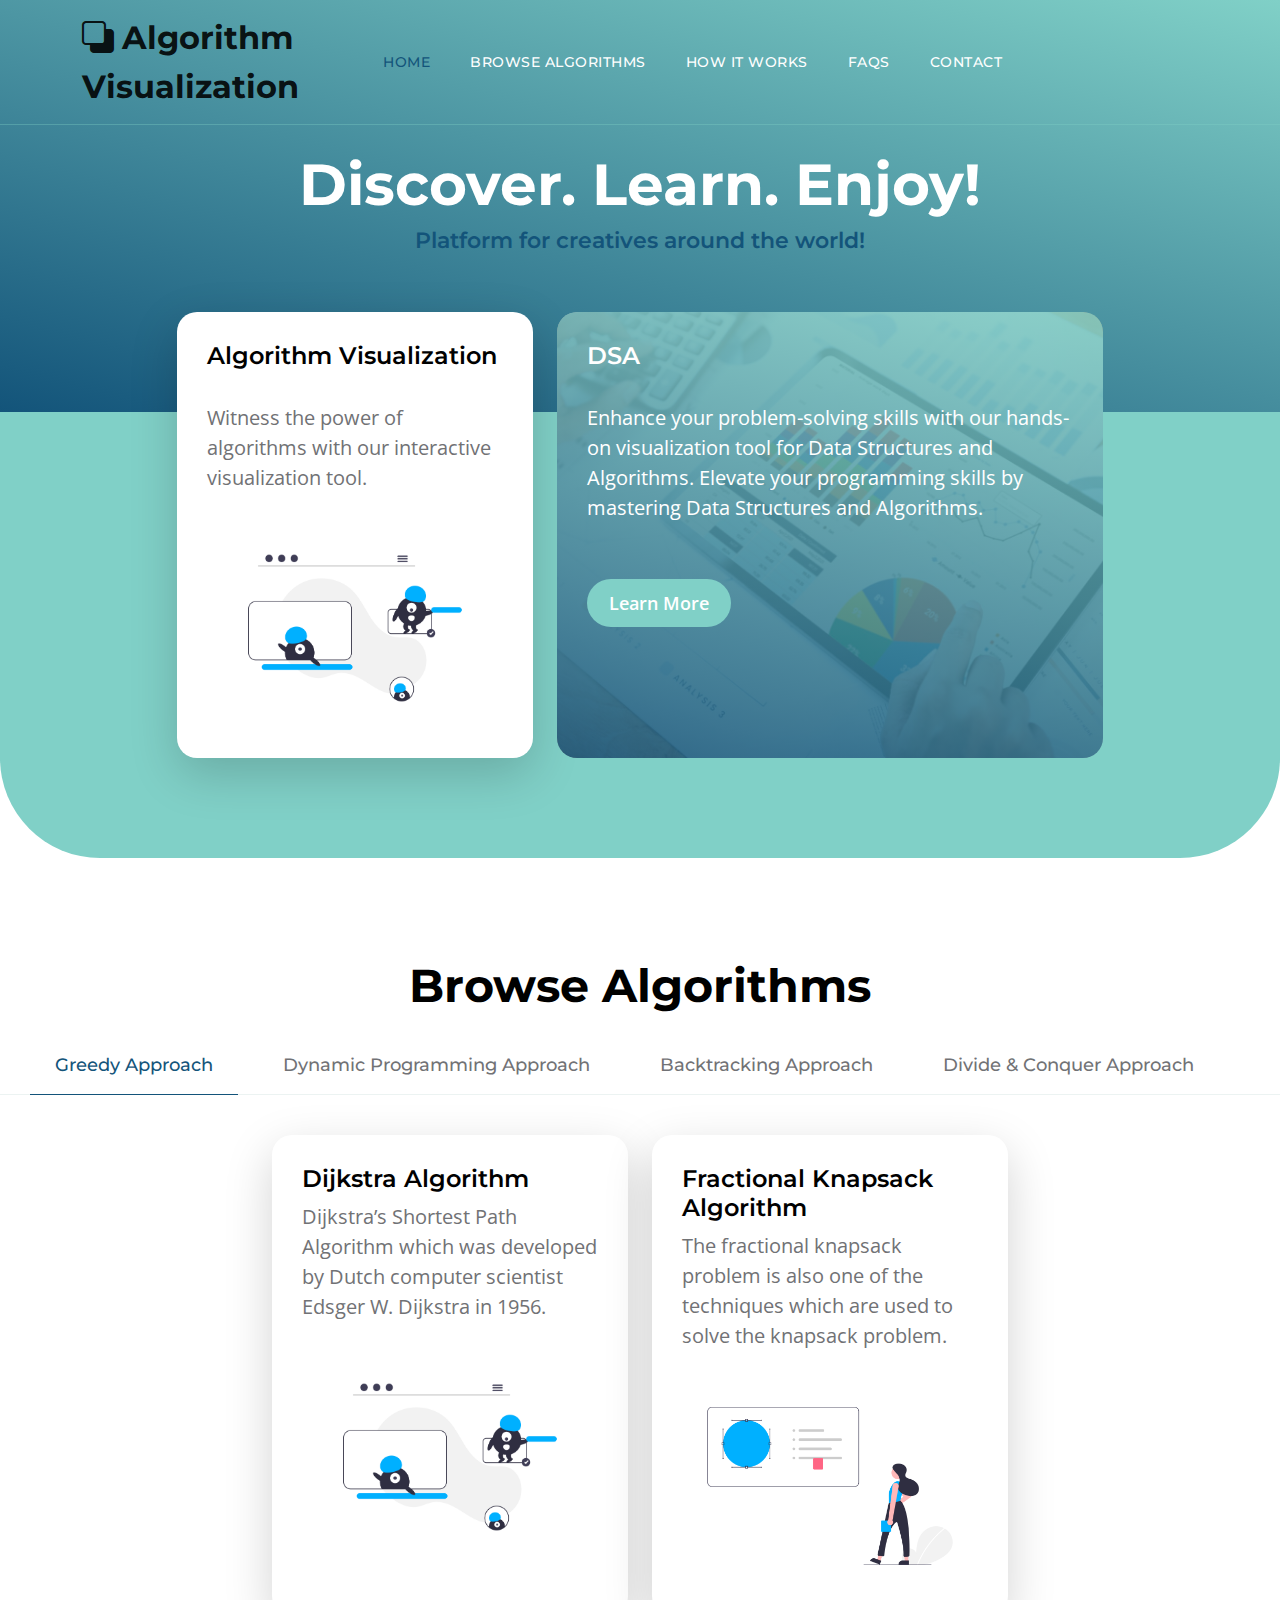
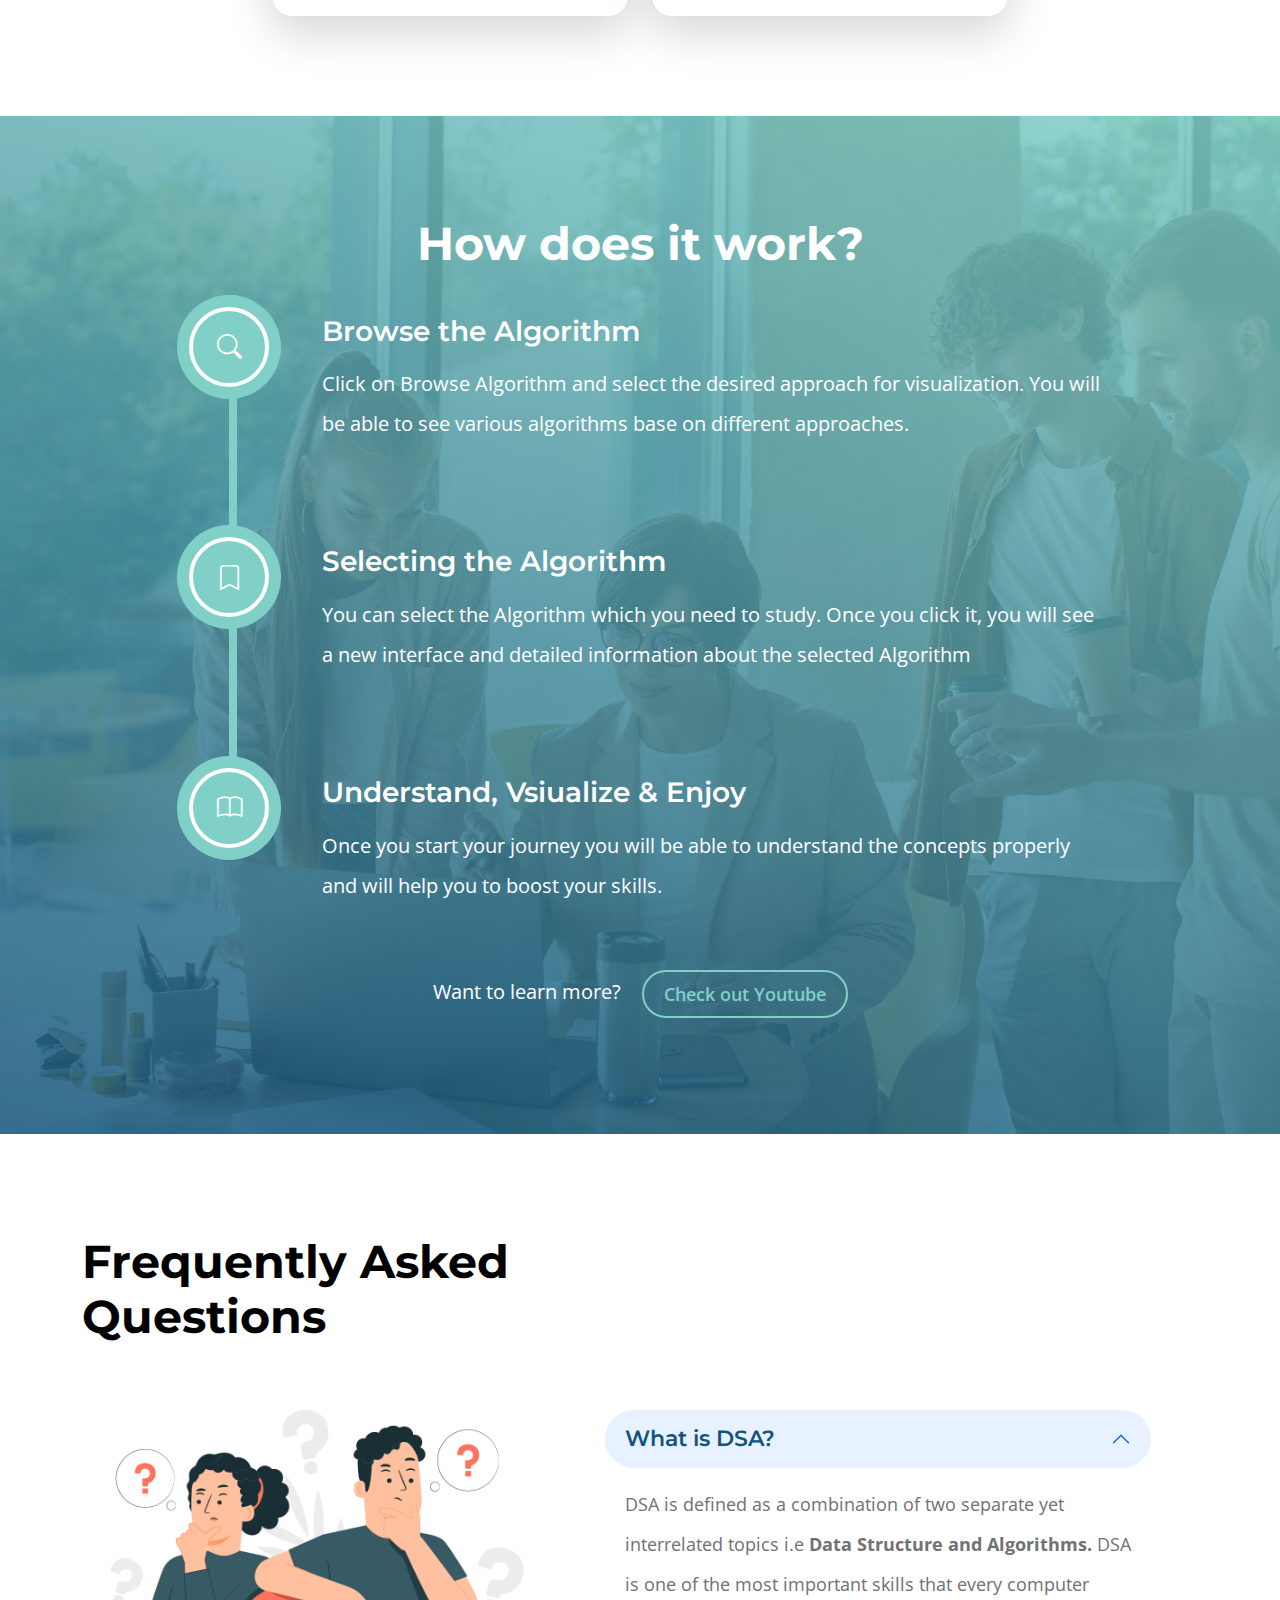
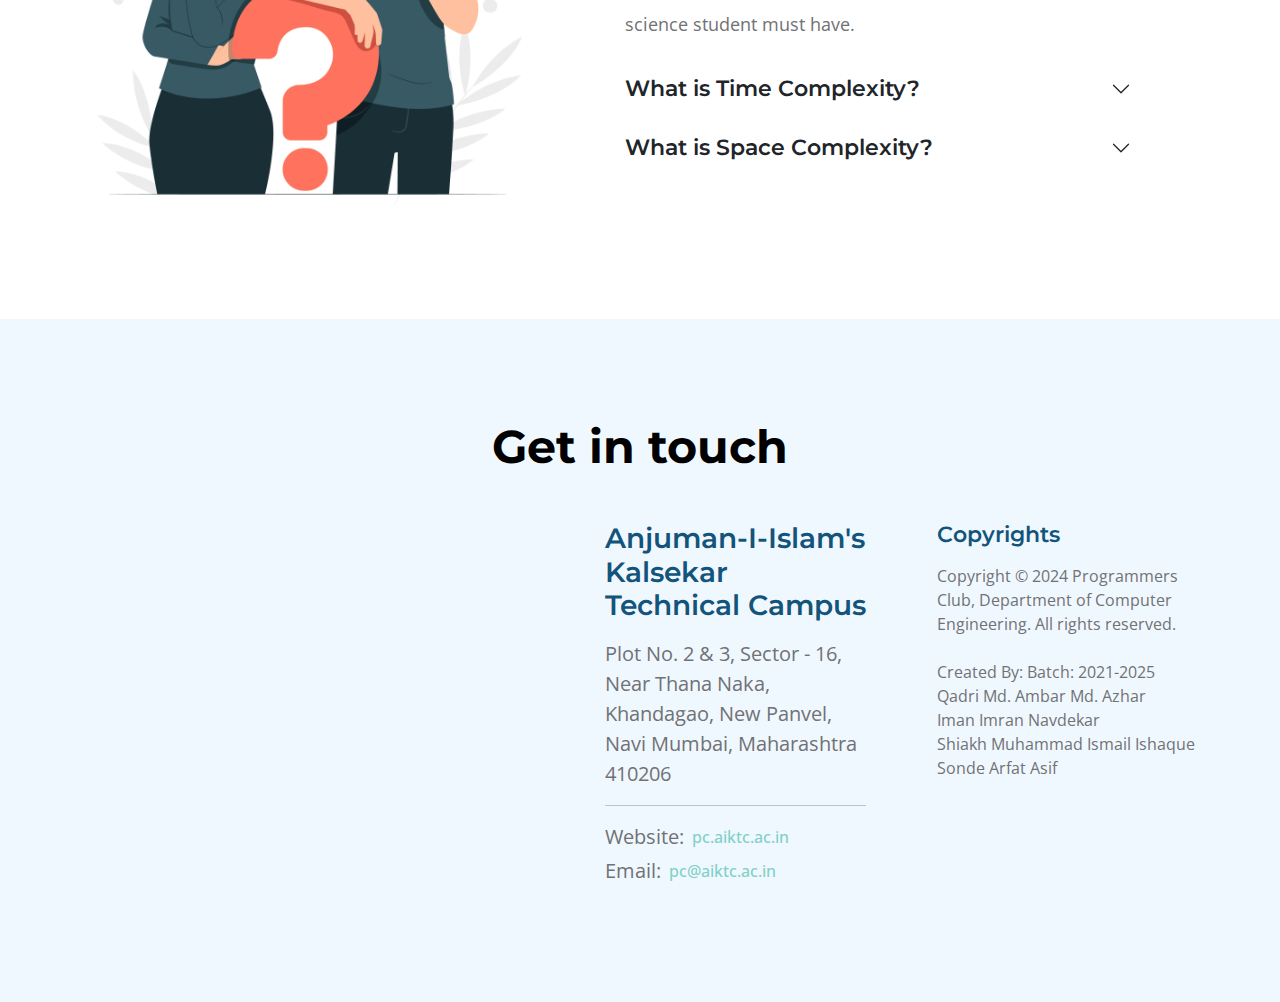
<file: index.html>
<!doctype html>
<html lang="en">
    <head>
        <meta charset="utf-8">
        <meta name="viewport" content="width=device-width, initial-scale=1">

        <meta name="description" content="">
        <meta name="author" content="">

        <title>Algorithm Visualization</title>

        <!-- CSS FILES -->        
        <link rel="preconnect" href="https://fonts.googleapis.com">
        
        <link rel="preconnect" href="https://fonts.gstatic.com" crossorigin>

        <link href="https://fonts.googleapis.com/css2?family=Montserrat:wght@500;600;700&family=Open+Sans&display=swap" rel="stylesheet">
                        
        <link href="css/bootstrap.min.css" rel="stylesheet">

        <link href="css/bootstrap-icons.css" rel="stylesheet">

        <link href="css/templatemo-topic-listing.css" rel="stylesheet">      

    </head>
    
    <body id="top">

        <main>

            <nav class="navbar navbar-collapse navbar-expand-lg">
                <div class="container">
                    <a class="navbar-brand" href="index.html">
                        <i class="bi-back"></i>
                        <span>Algorithm<br>Visualization</span>
                    </a>

                    <div class="d-lg-none ms-auto me-4">
                        <a href="#top" class="navbar-icon bi-person smoothscroll"></a>
                    </div>
    
                    <button class="navbar-toggler" type="button" data-bs-toggle="collapse" data-bs-target="#navbarNav" aria-controls="navbarNav" aria-expanded="false" aria-label="Toggle navigation">
                        <span class="navbar-toggler-icon"></span>
                    </button>
    
                    <div class="collapse navbar-collapse justify-content-center" id="navbarNav">
                        <ul class="navbar-nav ms-lg-5 me-lg-auto">
                            <li class="nav-item">
                                <a class="nav-link click-scroll" href="#section_1">Home</a>
                            </li>

                            <li class="nav-item">
                                <a class="nav-link click-scroll" href="#section_2">Browse Algorithms</a>
                            </li>
    
                            <li class="nav-item">
                                <a class="nav-link click-scroll" href="#section_3">How it works</a>
                            </li>

                            <li class="nav-item">
                                <a class="nav-link click-scroll" href="#section_4">FAQs</a>
                            </li>
    
                            <li class="nav-item">
                                <a class="nav-link click-scroll" href="#section_5">Contact</a>
                            </li>
                        </ul>
                    </div>
                </div>
            </nav>
            

            <section class="hero-section d-flex justify-content-center align-items-center" id="section_1">
                <div class="container">
                    <div class="row">

                        <div class="col-lg-8 col-12 mx-auto">
                            <h1 class="text-white text-center">Discover. Learn. Enjoy!</h1>

                            <h6 class="text-center">Platform for creatives around the world!</h6>

                        </div>

                    </div>
                </div>
            </section>


            <section class="featured-section">
                <div class="container">
                    <div class="row justify-content-center">

                        <div class="col-lg-4 col-12 mb-4 mb-lg-0">
                            <div class="custom-block bg-white shadow-lg">
                                <a href="">
                                    <div class="d-flex">
                                        <div>
                                            <h5 class="mb-2">Algorithm Visualization</h5>
                                            <br>
                                            <p class="mb-0">Witness the power of algorithms with our interactive visualization tool.</p>
                                        </div>
                                    </div>

                                    <img src="images/topics/undraw_Remote_design_team_re_urdx.png" class="custom-block-image img-fluid" alt="">
                                </a>
                            </div>
                        </div>

                        <div class="col-lg-6 col-12">
                            <div class="custom-block custom-block-overlay">
                                <div class="d-flex flex-column h-100">
                                    <img src="images/businesswoman-using-tablet-analysis.jpg" class="custom-block-image img-fluid" alt="">

                                    <div class="custom-block-overlay-text d-flex">
                                        <div>
                                            <h5 class="text-white mb-2">DSA</h5>
                                            <br>
                                            <p class="text-white">Enhance your problem-solving skills with our hands-on visualization tool for Data Structures and Algorithms.
                                                Elevate your programming skills by mastering Data Structures and Algorithms.
                                            </p><br>

                                            <a href="https://www.geeksforgeeks.org/learn-data-structures-and-algorithms-dsa-tutorial/" class="btn custom-btn mt-2 mt-lg-3">Learn More</a>
                                        </div>
                                    </div>

                                    <!-- <div class="social-share d-flex">
                                        <p class="text-white me-4">Share:</p>

                                        <ul class="social-icon">
                                            <li class="social-icon-item">
                                                <a href="#" class="social-icon-link bi-twitter"></a>
                                            </li>
                                    </div> -->

                                    <div class="section-overlay"></div>
                                </div>
                            </div>
                        </div>

                    </div>
                </div>
            </section>

        <!-- Browse Algorithms Section -->

            <section class="explore-section section-padding" id="section_2">
                <div class="container">

                        <div class="col-12 text-center">
                            <h2 class="mb-4">Browse Algorithms</h1>
                        </div>

                    </div>
                </div>

                <div class="container-fluid">
                    <div class="row justify-content-center">
                        <ul class="nav nav-tabs" id="myTab" role="tablist">
                            <li class="nav-item" role="presentation">
                                <button class="nav-link active" id="design-tab" data-bs-toggle="tab" data-bs-target="#design-tab-pane" type="button" role="tab" aria-controls="design-tab-pane" aria-selected="true">Greedy Approach</button>
                            </li>

                            <li class="nav-item" role="presentation">
                                <button class="nav-link" id="marketing-tab" data-bs-toggle="tab" data-bs-target="#marketing-tab-pane" type="button" role="tab" aria-controls="marketing-tab-pane" aria-selected="false">Dynamic Programming Approach</button>
                            </li>

                            <li class="nav-item" role="presentation">
                                <button class="nav-link" id="finance-tab" data-bs-toggle="tab" data-bs-target="#finance-tab-pane" type="button" role="tab" aria-controls="finance-tab-pane" aria-selected="false">Backtracking Approach</button>
                            </li>

                            <li class="nav-item" role="presentation">
                                <button class="nav-link" id="music-tab" data-bs-toggle="tab" data-bs-target="#music-tab-pane" type="button" role="tab" aria-controls="music-tab-pane" aria-selected="false">Divide & Conquer Approach</button>
                            </li>
                        </ul>
                    </div>
                </div>

                <!-- ALgorithms -->

                <div class="container">
                    <div class="row justify-content-center">

                        <div class="col-12">
                            <div class="tab-content" id="myTabContent">

                                <!-- Greedy Approach Algos -->

                                <div class="tab-pane fade show active" id="design-tab-pane" role="tabpanel" aria-labelledby="design-tab" tabindex="0">
                                    <div class="row justify-content-center">
                                        <div class="col-lg-4 col-md-6 col-12 mb-4 mb-lg-0">
                                            <div class="custom-block bg-white shadow-lg">
                                                <a href="dj_algo.html">
                                                    <div class="d-flex">
                                                        <div>
                                                            <h5 class="mb-2">Dijkstra Algorithm</h5>

                                                            <p class="mb-0">Dijkstra’s Shortest Path Algorithm which was developed by Dutch computer scientist Edsger W. Dijkstra in 1956.</p>
                                                        </div>
                                                    </div>

                                                    <img src="images/topics/undraw_Remote_design_team_re_urdx.png" class="custom-block-image img-fluid" alt="">
                                                </a>
                                            </div>
                                        </div>

                                        <div class="col-lg-4 col-md-6 col-12 mb-4 mb-lg-0">
                                            <div class="custom-block bg-white shadow-lg">
                                                <a href="f_knapsack_algo.html">
                                                    <div class="d-flex">
                                                        <div>
                                                            <h5 class="mb-2">Fractional Knapsack Algorithm</h5>

                                                                <p class="mb-0">The fractional knapsack problem is also one of the techniques which are used to solve the knapsack problem. </p>
                                                        </div>
                                                    </div>

                                                    <img src="images/topics/undraw_Redesign_feedback_re_jvm0.png" class="custom-block-image img-fluid" alt="">
                                                </a>
                                            </div>
                                        </div>
                                    </div>
                                </div>

                                <!-- Dynamic Programming Approach Algos -->

                                <div class="tab-pane fade" id="marketing-tab-pane" role="tabpanel" aria-labelledby="marketing-tab" tabindex="0">
                                    <div class="row justify-content-center">
                                        <div class="col-lg-6 col-md-6 col-12 mb-4 mb-lg-0">
                                            <div class="custom-block bg-white shadow-lg">
                                                <a href="01_knapsack_algo.html">
                                                    <div class="d-flex">
                                                        <div>
                                                            <h5 class="mb-2">0/1 Knapsack Algorithm</h5>

                                                            <p class="mb-0">The 0/1 knapsack problem means that the items are either completely or no items are filled in a knapsack. For example, we have two items having weights 2kg and 3kg, respectively. If we pick the 2kg item then we cannot pick 1kg item from the 2kg item (item is not divisible); we have to pick the 2kg item completely.</p>
                                                        </div>
                                                    </div>

                                                    <img src="images/topics/undraw_Finance_re_gnv2.png" class="custom-block-image img-fluid" alt="">
                                                </a>
                                            </div>
                                        </div>
                                    </div>
                                </div>

                                <!-- Backtracking Approach Algos -->

                                <div class="tab-pane fade" id="finance-tab-pane" role="tabpanel" aria-labelledby="finance-tab" tabindex="0">   
                                    <div class="row justify-content-center">
                                        <div class="col-lg-6 col-md-6 col-12 mb-4 mb-lg-0">
                                            <div class="custom-block bg-white shadow-lg">
                                                <a href="n_queen_algo.html">
                                                    <div class="d-flex">
                                                        <div>
                                                            <h5 class="mb-2">N-Queen Algorithm</h5>

                                                            <p class="mb-0">The backtracking algorithm is used to solve the N queen problem, in which the board is recursively filled with queens, one at a time, and backtracked if no valid solution is found. At each step, the algorithm checks to see if the newly placed queen conflicts with any previously placed queens, and if so, it backtracks.</p>
                                                        </div>
                                                    </div>

                                                    <img src="images/topics/undraw_Finance_re_gnv2.png" class="custom-block-image img-fluid" alt="">
                                                </a>
                                            </div>
                                        </div>
                                    </div>
                                </div>

                                <!-- Divide & Conquer Approach Algos -->

                                <div class="tab-pane fade" id="music-tab-pane" role="tabpanel" aria-labelledby="music-tab" tabindex="0">
                                    <div class="row justify-content-center">
                                        <div class="col-lg-4 col-md-6 col-12 mb-4 mb-lg-3">
                                            <div class="custom-block bg-white shadow-lg">
                                                <a href="merge_sort_algo.html">
                                                    <div class="d-flex">
                                                        <div>
                                                            <h5 class="mb-2">Merge Sort Algorithm</h5>

                                                            <p class="mb-0">The merge sort algorithm is a versatile and efficient sorting algorithm that can be used to sort a variety of data types.</p>
                                                        </div>
                                                    </div>

                                                    <img src="images/topics/undraw_Finance_re_gnv2.png" class="custom-block-image img-fluid" alt="">
                                                </a>
                                            </div>
                                        </div>

                                        <div class="col-lg-4 col-md-6 col-12 mb-4 mb-lg-3">
                                            <div class="custom-block bg-white shadow-lg">
                                                <a href="quick_sort_algo.html">
                                                    <div class="d-flex">
                                                        <div>
                                                            <h5 class="mb-2">Quick Sort Algorithm</h5>

                                                            <p class="mb-0">Quicksort is a divide-and-conquer algorithm. It works by selecting a pivot element from the array and partitioning the other elements into two sub-arrays.</p>
                                                        </div>
                                                    </div>

                                                    <img src="images/topics/undraw_Finance_re_gnv2.png" class="custom-block-image img-fluid" alt="">
                                                </a>
                                            </div>
                                        </div>
                                    </div>
                                </div>
                            </div>
                    </div>
                </div>
            </section> 
<!-- How does it  work? Section stars Here -->

            <section class="timeline-section section-padding" id="section_3">
                <div class="section-overlay"></div>

                <div class="container">
                    <div class="row">

                        <div class="col-12 text-center">
                            <h2 class="text-white mb-4">How does it work?</h1>
                        </div>

                        <div class="col-lg-10 col-12 mx-auto">
                            <div class="timeline-container">
                                <ul class="vertical-scrollable-timeline" id="vertical-scrollable-timeline">
                                    <div class="list-progress">
                                        <div class="inner"></div>
                                    </div>

                                    <li>
                                        <h4 class="text-white mb-3">Browse the Algorithm</h4>

                                        <p class="text-white">Click on Browse Algorithm and select the desired approach for visualization. 
                                            You will be able to see various algorithms base on different approaches.
                                        </p>

                                        <div class="icon-holder">
                                          <i class="bi-search"></i>
                                        </div>
                                    </li>
                                    
                                    <li>
                                        <h4 class="text-white mb-3">Selecting the Algorithm</h4>

                                        <p class="text-white">You can select the Algorithm which you need to study. Once you click it, you will see a new interface and detailed information about the selected Algorithm</p>

                                        <div class="icon-holder">
                                          <i class="bi-bookmark"></i>
                                        </div>
                                    </li>

                                    <li>
                                        <h4 class="text-white mb-3">Understand, Vsiualize &amp; Enjoy</h4>

                                        <p class="text-white">Once you start your journey you will be able to understand the concepts properly and will help you to boost your skills.</p>

                                        <div class="icon-holder">
                                          <i class="bi-book"></i>
                                        </div>
                                    </li>
                                </ul>
                            </div>
                        </div>

                        <div class="col-12 text-center mt-5">
                            <p class="text-white">
                                Want to learn more?
                                <a href="www.youtube.com" class="btn custom-btn custom-border-btn ms-3">Check out Youtube</a>
                            </p>
                        </div>
                    </div>
                </div>
            </section>

<!-- FAQ section starts here -->

            <section class="faq-section section-padding" id="section_4">
                <div class="container">
                    <div class="row">

                        <div class="col-lg-6 col-12">
                            <h2 class="mb-4">Frequently Asked Questions</h2>
                        </div>

                        <div class="clearfix"></div>

                        <div class="col-lg-5 col-12">
                            <img src="images/faq_graphic.jpg" class="img-fluid" alt="FAQs">
                        </div>

                        <div class="col-lg-6 col-12 m-auto">
                            <div class="accordion" id="accordionExample">
                                <div class="accordion-item">
                                    <h2 class="accordion-header" id="headingOne">
                                        <button class="accordion-button" type="button" data-bs-toggle="collapse" data-bs-target="#collapseOne" aria-expanded="true" aria-controls="collapseOne">
                                        What is DSA?
                                        </button>
                                    </h2>

                                    <div id="collapseOne" class="accordion-collapse collapse show" aria-labelledby="headingOne" data-bs-parent="#accordionExample">
                                        <div class="accordion-body">
                                            DSA is defined as a combination of two separate yet interrelated topics i.e <strong>Data Structure and Algorithms.</strong> DSA is one of the most important skills that every computer science student must have.
                                        </div>
                                    </div>
                                </div>

                                <div class="accordion-item">
                                    <h2 class="accordion-header" id="headingTwo">
                                        <button class="accordion-button collapsed" type="button" data-bs-toggle="collapse" data-bs-target="#collapseTwo" aria-expanded="false" aria-controls="collapseTwo">
                                        What is Time Complexity?
                                    </button>
                                    </h2>

                                    <div id="collapseTwo" class="accordion-collapse collapse" aria-labelledby="headingTwo" data-bs-parent="#accordionExample">
                                        <div class="accordion-body">
                                            Time complexity is a computational complexity that describes the amount of time it takes to run an algorithm. It's a programming term that quantifies the amount of time it takes a sequence of code or an algorithm to process or execute.
                                            Time complexity notations are used to describe the asymptotic behavior of algorithms in terms of the input size. Here are some common notations:<br>

<strong>O (Big O):</strong> This notation represents the upper bound of the algorithm's time complexity. It describes the worst-case scenario. For example, an algorithm with O(n) time complexity means its runtime grows linearly with the size of the input (n).

<br><strong>Ω (Big Omega):</strong> This notation represents the lower bound of the algorithm's time complexity. It describes the best-case scenario. For example, an algorithm with Ω(n^2) time complexity means its runtime grows at least quadratically with the size of the input (n).

<br><strong>θ (Theta):</strong> This notation represents both the upper and lower bounds of the algorithm's time complexity, essentially describing the tight bound. For example, an algorithm with θ(n) time complexity means its runtime grows linearly with the size of the input (n), and it cannot be faster or slower than this.
                                        </div>
                                    </div>
                                </div>

                                <div class="accordion-item">
                                    <h2 class="accordion-header" id="headingThree">
                                        <button class="accordion-button collapsed" type="button" data-bs-toggle="collapse" data-bs-target="#collapseThree" aria-expanded="false" aria-controls="collapseThree">
                                        What is Space Complexity?
                                    </button>
                                    </h2>

                                    <div id="collapseThree" class="accordion-collapse collapse" aria-labelledby="headingThree" data-bs-parent="#accordionExample">
                                        <div class="accordion-body">
                                            Space complexity is the amount of memory space an algorithm or data structure needs to solve a computational problem. It includes the memory used by the inputs and any other memory used during execution.
                                        </div>
                                    </div>
                                </div>
                            </div>
                        </div>

                    </div>
                </div>
            </section>


            <section class="contact-section section-padding section-bg" id="section_5">
                <div class="container">
                    <div class="row">

                        <div class="col-lg-12 col-12 text-center">
                            <h2 class="mb-5">Get in touch</h2>
                        </div>

                        <div class="col-lg-5 col-12 mb-4 mb-lg-0">
                            <iframe class="google-map" src="https://www.google.com/maps/embed?pb=!1m18!1m12!1m3!1d3772.4422163932486!2d73.10204687520344!3d19.000225782188764!2m3!1f0!2f0!3f0!3m2!1i1024!2i768!4f13.1!3m3!1m2!1s0x3be7e83a36fbf179%3A0xbbb0905051e8c56e!2sAnjuman-I-Islam&#39;s%20Kalsekar%20Technical%20Campus!5e0!3m2!1sen!2sin!4v1713111162938!5m2!1sen!2sin" width="100%" height="250" style="border:0;" allowfullscreen="" loading="lazy" referrerpolicy="no-referrer-when-downgrade"></iframe>
                        </div>

                        <div class="col-lg-3 col-md-6 col-12 mb-3 mb-lg- mb-md-0 ms-auto">
                            <h4 class="site-footer-title mb-3">Anjuman-I-Islam's Kalsekar Technical Campus</h4>

                            <p>Plot No. 2 & 3, Sector - 16, Near Thana Naka, Khandagao, New Panvel, Navi Mumbai, Maharashtra 410206</p>

                            <hr>

                            <p class="d-flex align-items-center mb-1">
                                <span class="me-2">Website: </span>

                                <a href="pc.aiktc.ac.in" class="site-footer-link">
                                    pc.aiktc.ac.in
                                </a>
                            </p>

                            <p class="d-flex align-items-center">
                                <span class="me-2">Email: </span>

                                <a href="mailto:pc@aiktc.ac.in" class="site-footer-link">
                                    pc@aiktc.ac.in
                                </a>
                            </p>
                        </div>

                        <div class="col-lg-3 col-md-6 col-12 mb-3 mb-lg- mb-md-0 ms-auto">
                            <h6 class="site-footer-title mb-3">Copyrights</h6>
                            <p class="copyright-text">
                              Copyright © 2024 Programmers Club, Department of Computer Engineering. All rights reserved.
                              <br /><br />Created By: Batch: 2021-2025<br>
                              Qadri Md. Ambar Md. Azhar<br>
                              Iman Imran Navdekar<br>
                              Shiakh Muhammad Ismail Ishaque<br>
                              Sonde Arfat Asif
                
                            </p>
                          </div>

                    </div>
                </div>
            </section>
        </main>
<!-- 
        <footer class="section-padding">
            <div class="container">
              <div class="row">
                <div class="col-lg-3 col-12 mb-4 pb-2">
                  <a class="navbar-brand mb-2" href="index.html">
                    <i class="bi-back"></i>
                    <span>Algorithm <br>Visualization</span>
                  </a>
                </div>
      
                <div class="col-lg-3 col-md-4 col-6">
                  <h6 class="site-footer-title mb-3">Resources</h6>
      
                  <ul class="site-footer-links">
                    <li class="site-footer-link-item">
                      <a href="#" class="site-footer-link">Home</a>
                    </li>
      
                    <li class="site-footer-link-item">
                      <a href="#" class="site-footer-link">How it works</a>
                    </li>
      
                    <li class="site-footer-link-item">
                      <a href="#" class="site-footer-link">FAQs</a>
                    </li>
      
                    <li class="site-footer-link-item">
                      <a href="#" class="site-footer-link">Contact</a>
                    </li>
                  </ul>
                </div>
      
                <div class="col-lg-3 col-md-4 col-6 mb-4 mb-lg-0">
                  <h6 class="site-footer-title mb-3">Information</h6>
      
                  <p class="text-white d-flex mb-1">
                    <a href="https://pc.aiktc.ac.in/" class="site-footer-link">
                      https://pc.aiktc.ac.in/
                    </a>
                  </p>
      
                  <p class="text-white d-flex">
                    <a href="mailto:pc@aiktc.ac.in" class="site-footer-link">
                      pc@aiktc.ac.in
                    </a>
                  </p>
                </div>
      
                <div class="col-lg-3 col-md-4 col-12 mt-4 mt-lg-0 ms-auto">
                  <h6 class="site-footer-title mb-3">Copyrights</h6>
                  <p class="copyright-text">
                    Copyright © 2024 Programmers Club, Department of Computer Engineering. All rights reserved.
                    <br /><br />Created By: Batch: 2021-2025<br>
                    Qadri Md. Ambar Md. Azhar<br>
                    Iman Imran Navdekar<br>
                    Shiakh Muhammad Ismail Ishaque<br>
                    Sonde Arfat Asif
      
                  </p>
                </div>
              </div>
            </div>
          </footer> -->

        <!-- JAVASCRIPT FILES -->
        <script src="js/jquery.min.js"></script>
        <script src="js/bootstrap.bundle.min.js"></script>
        <script src="js/jquery.sticky.js"></script>
        <script src="js/click-scroll.js"></script>
        <script src="js/custom.js"></script>

    </body>
</html>
</file>
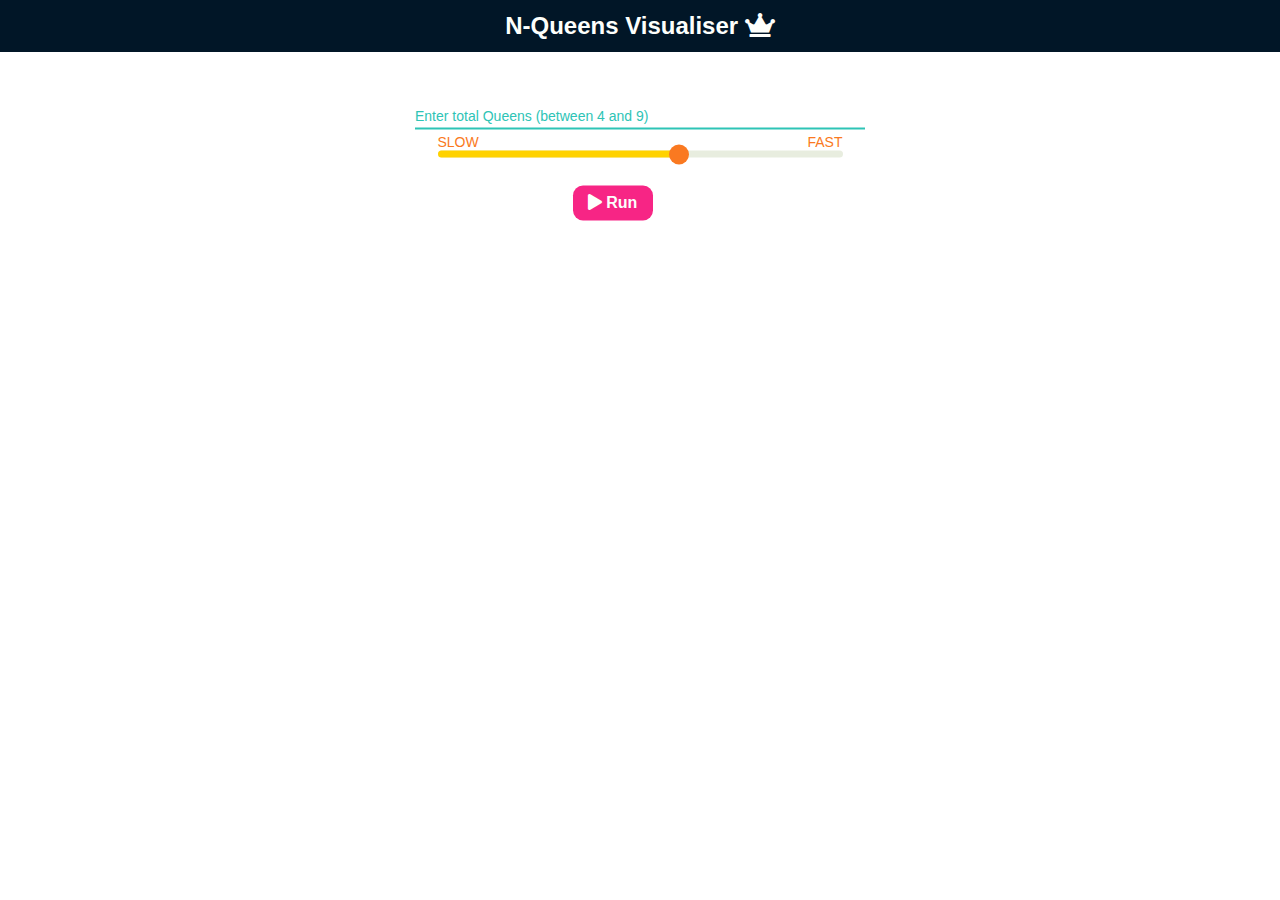
<file: Backtracking Approach/N-Queens Algorithm/index.html>
<!DOCTYPE html>
<html lang="en">
  <head>
    <meta charset="UTF-8" />
    <meta name="viewport" content="width=device-width, initial-scale=1.0" />
    <title>N-Queen-Visualiser</title>
    <link
      rel="stylesheet"
      href="https://use.fontawesome.com/releases/v5.8.1/css/all.css"
    />
    <link rel="stylesheet" href="style.css" />
  </head>

  <body>
    <header class="header">
      <h2>
        N-Queens Visualiser <i class="fas fa-crown" style="color: #fdfffc"></i>
      </h2>
    </header>
    <br />
    <div class="n-queen">
      <div class="inputbox">
        <input type="number" class="numberbox" id="numberbox" required />
        <label>Enter total Queens (between 4 and 9) </label>
      </div>
      <div class="slider-container">
        <input
          class="slider"
          id="slider"
          type="range"
          min="0"
          max="100"
          value="60"
        />
        <div id="progress-bar"></div>
      </div>
      <button class="play-button" id="play-button">
        <i class="fa fa-play" aria-hidden="true"></i> Run
      </button>
    </div>

    <div class="queen-arrangement" id="queen-arrangement"></div>
    <div id="n-queen-board"></div>
    <script src="script.js"></script>
  </body>
</html>
</file>
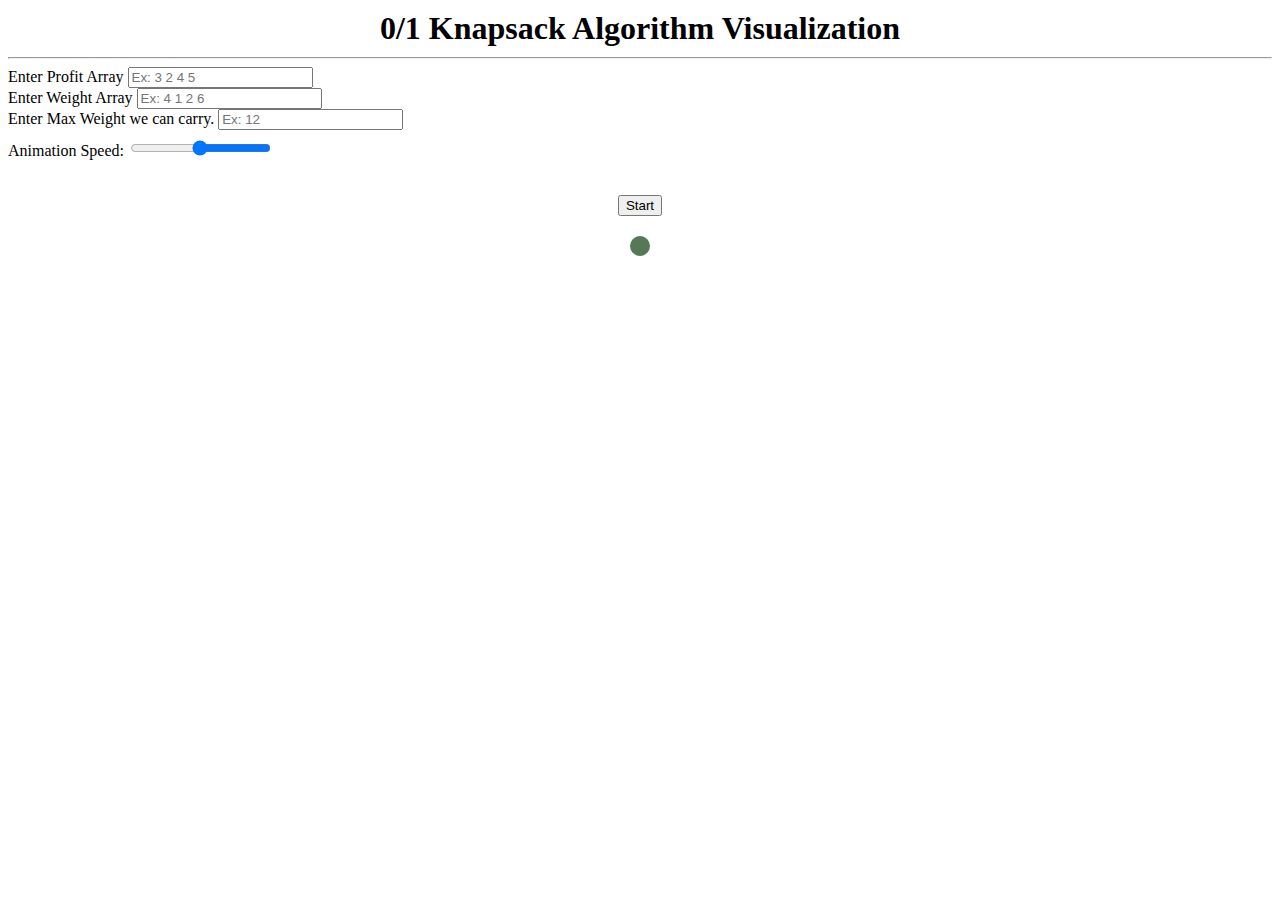
<file: Dynamic Programming Approach/0-1 Knapsack Algorithm/index.html>
<!DOCTYPE html>
<html>
  <head>
    <meta charset="utf-8" />
    <meta http-equiv="X-UA-Compatible" content="IE=edge" />
    <title>Knapsack Visualiser</title>
    <meta name="viewport" content="width=device-width, initial-scale=1" />
    <link rel="stylesheet" type="text/css" media="screen" href="style.css" />
    <link
      href="https://cdn.jsdelivr.net/npm/bootstrap@5.1.3/dist/css/bootstrap.min.css"
      rel="stylesheet"
      integrity="sha384-1BmE4kWBq78iYhFldvKuhfTAU6auU8tT94WrHftjDbrCEXSU1oBoqyl2QvZ6jIW3"
      crossorigin="anonymous"
    />
    <script src="script.js"></script>
  </head>
  <body>
    <!-- Header -->
    <div class="headarea">
      <h1>0/1 Knapsack Algorithm Visualization</h1>
    </div>
    <hr />

    <!-- Input Section -->
    <div class="row g-5">
      <div class="col-1"></div>
      <div class="col-auto">
        <label class="form-label" for="profit">Enter Profit Array</label>
        <input
          class="form-control p-2 shadow rounded"
          placeholder="Ex: 3 2 4 5"
          type="text"
          id="profit"
        />
      </div>
      <div class="col-auto">
        <label class="form-label" for="weight">Enter Weight Array</label>
        <input
          class="form-control p-2 shadow rounded"
          placeholder="Ex: 4 1 2 6"
          type="text"
          id="weight"
        />
      </div>
      <div class="col-auto">
        <label class="form-label" for="maxw"
          >Enter Max Weight we can carry.</label
        >
        <input
          class="form-control p-2 shadow rounded"
          placeholder="Ex: 12"
          type="number"
          id="maxw"
        />
      </div>
      <div class="col-1"></div>
      <div class="col-2 mx-5">
        <label class="form-label" for="speed">Animation Speed:</label>
        <input
          class="form-range shadow"
          type="range"
          min="250"
          max="1000"
          id="speed"
        />
      </div>
    </div>

    <div id="data2">
      <table id="table"></table>
    </div>

    <div class="customB">
      <button class="btn-lg btn-primary px-4" type="submit" onclick="start()">
        Start
      </button>
    </div>
    <!-- Data Area -->
    <div id="data">
      <h3 id="ans"></h3>
    </div>
  </body>
</html>
</file>
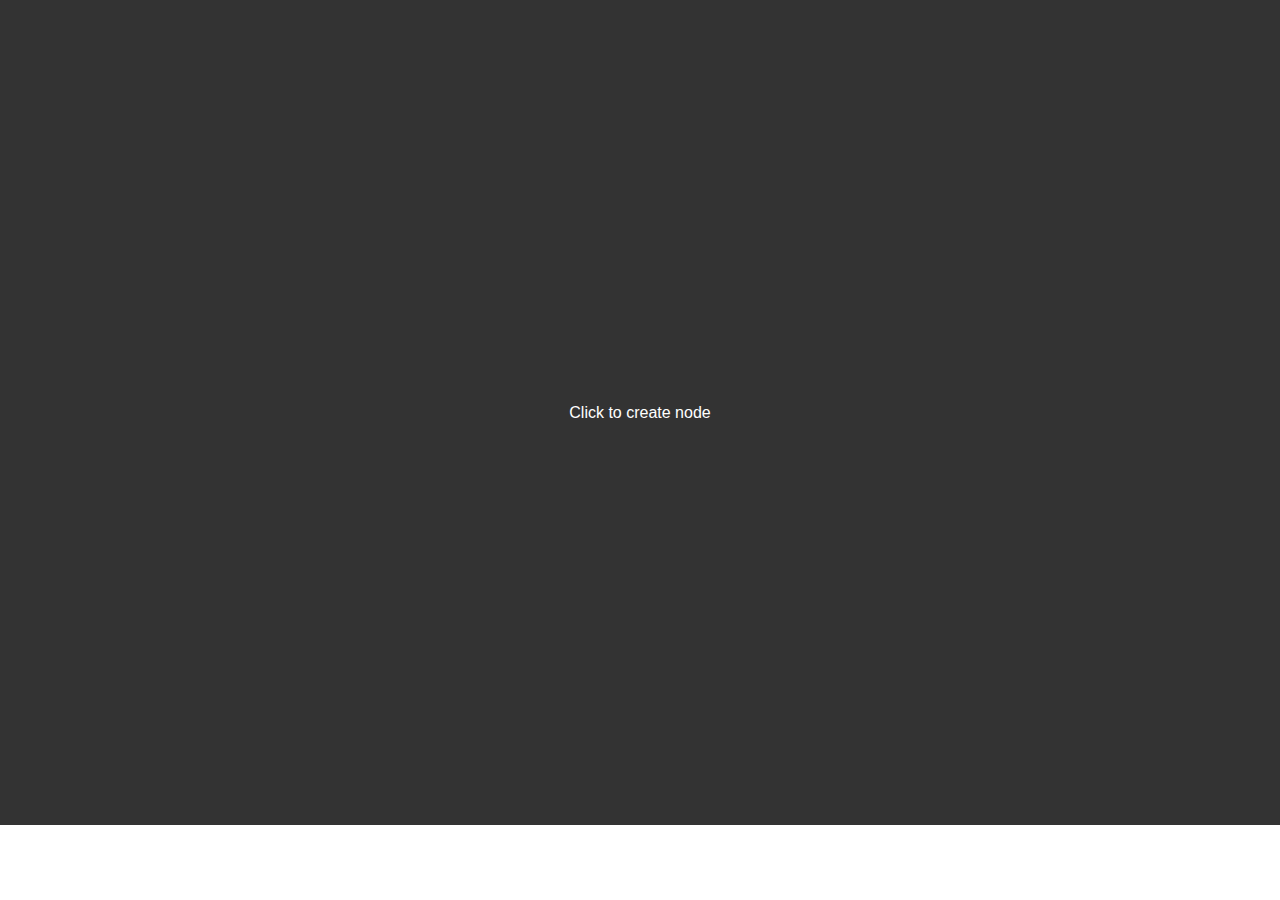
<file: Geedy Approach/Dijkstra Algorithm/index.html>
<!DOCTYPE html>
<html lang="en">
  <head>
    <meta charset="UTF-8" />
    <meta name="viewport" content="width=device-width, initial-scale=1.0" />
    <meta http-equiv="X-UA-Compatible" content="ie=edge" />
    <link rel="stylesheet" href="./style.css" />
    <title>Dijkstra Solver</title>
  </head>
  <body>
    <header>
      <div class="title">
        <a href="index.html">Dijkstra Solver</a>
        <!-- <a href="./instructions.html"
          ><img
            src="https://cdn4.iconfinder.com/data/icons/web-mobile1/100/Untitled-8-512.png"
            alt=""
        /></a> -->
      </div>
      <div class="options">
        <div>
          <button class="outline-btn" id="add-edge-enable" onclick="addEdges()">
            Add edges
          </button>
          <button
            class="outline-btn reset-btn"
            onclick="resetDrawingArea()"
            disabled
          >
            Clear
          </button>
        </div>
        <div>
          <input
            type="text"
            inputmode="numeric"
            id="source-node"
            placeholder="Source Node"
          />
          <button
            class="outline-btn run-btn"
            onclick="findShortestPath(this)"
            disabled
          >
            Run
          </button>
        </div>
      </div>
    </header>
    <div class="drawing-area">
      <p class="click-instruction">Click to create node</p>
    </div>
    <div class="path"></div>
    <div id="output"></div>
    <script src="https://cdnjs.cloudflare.com/ajax/libs/gsap/3.3.1/gsap.min.js"></script>
    <script src="./gsap.js"></script>
    <script src="./script.js"></script>
  </body>
</html>
</file>
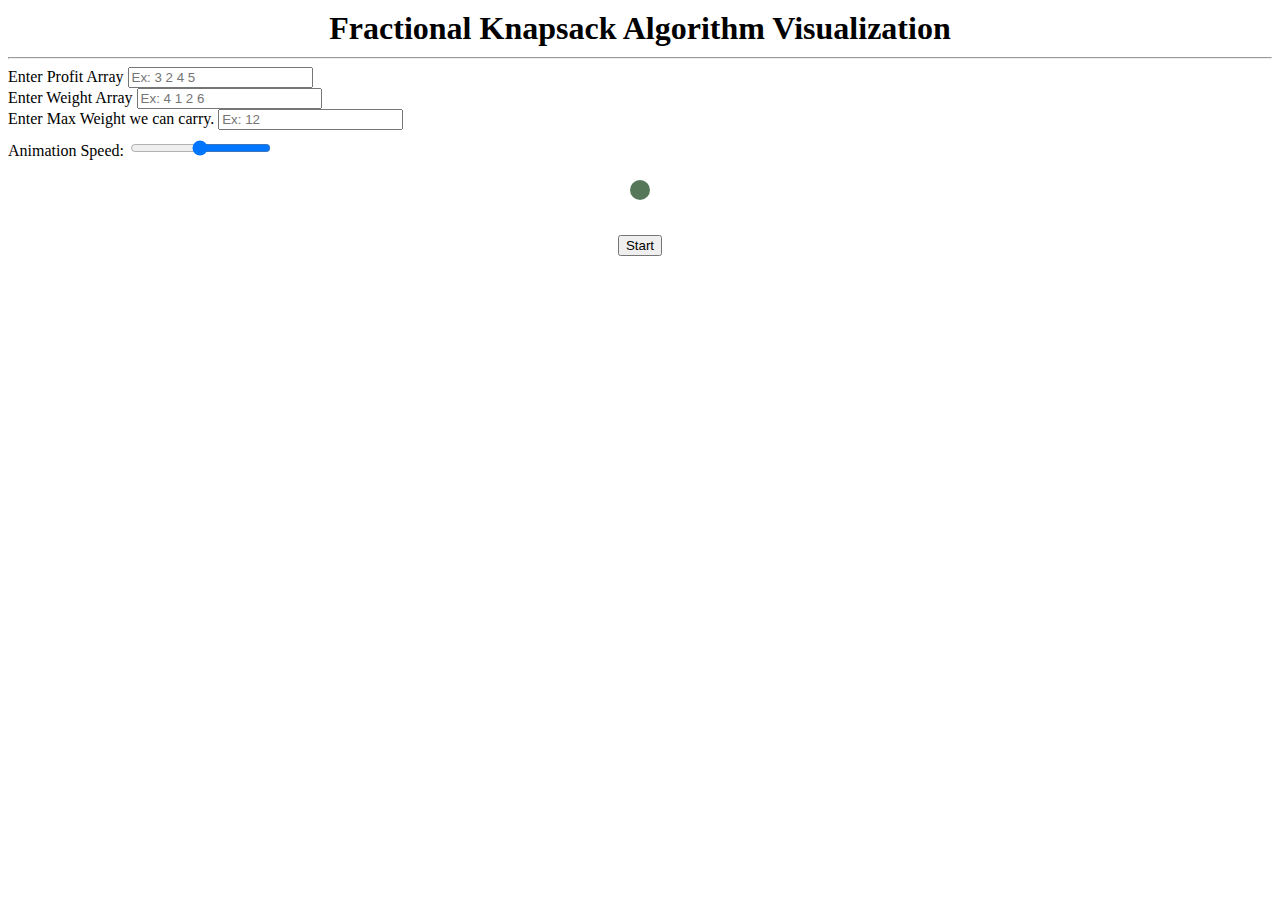
<file: Geedy Approach/Fractional Knapsack/index.html>
<!DOCTYPE html>
<html>
  <head>
    <meta charset="utf-8" />
    <meta http-equiv="X-UA-Compatible" content="IE=edge" />
    <title>Knapsack Visualiser</title>
    <meta name="viewport" content="width=device-width, initial-scale=1" />
    <link rel="stylesheet" type="text/css" media="screen" href="style.css" />
    <link
      href="https://cdn.jsdelivr.net/npm/bootstrap@5.1.3/dist/css/bootstrap.min.css"
      rel="stylesheet"
      integrity="sha384-1BmE4kWBq78iYhFldvKuhfTAU6auU8tT94WrHftjDbrCEXSU1oBoqyl2QvZ6jIW3"
      crossorigin="anonymous"
    />
    <script src="script.js"></script>
  </head>
  <body>
    <!-- Header -->
    <div class="headarea">
      <h1>Fractional Knapsack Algorithm Visualization</h1>
    </div>
    <hr />

    <!-- Input Section -->
    <div class="row g-5">
      <div class="col-1"></div>
      <div class="col-auto">
        <label class="form-label" for="profit">Enter Profit Array</label>
        <input
          class="form-control p-2 shadow rounded"
          placeholder="Ex: 3 2 4 5"
          type="text"
          id="profit"
        />
      </div>
      <div class="col-auto">
        <label class="form-label" for="weight">Enter Weight Array</label>
        <input
          class="form-control p-2 shadow rounded"
          placeholder="Ex: 4 1 2 6"
          type="text"
          id="weight"
        />
      </div>
      <div class="col-auto">
        <label class="form-label" for="maxw"
          >Enter Max Weight we can carry.</label
        >
        <input
          class="form-control p-2 shadow rounded"
          placeholder="Ex: 12"
          type="number"
          id="maxw"
        />
      </div>
      <div class="col-1"></div>
      <div class="col-2 mx-5">
        <label class="form-label" for="speed">Animation Speed:</label>
        <input
          class="form-range shadow"
          type="range"
          min="250"
          max="1000"
          id="speed"
        />
      </div>
    </div>
    <!-- Data Area -->
    <div id="data">
      <h3 id="ans"></h3>
    </div>
    <div id="data2">
      <table id="table"></table>
    </div>

    <div class="customB">
      <button
        class="btn-lg btn-primary px-4"
        type="submit"
        onclick="startFractional()"
      >
        Start
      </button>
    </div>
  </body>
</html>
</file>
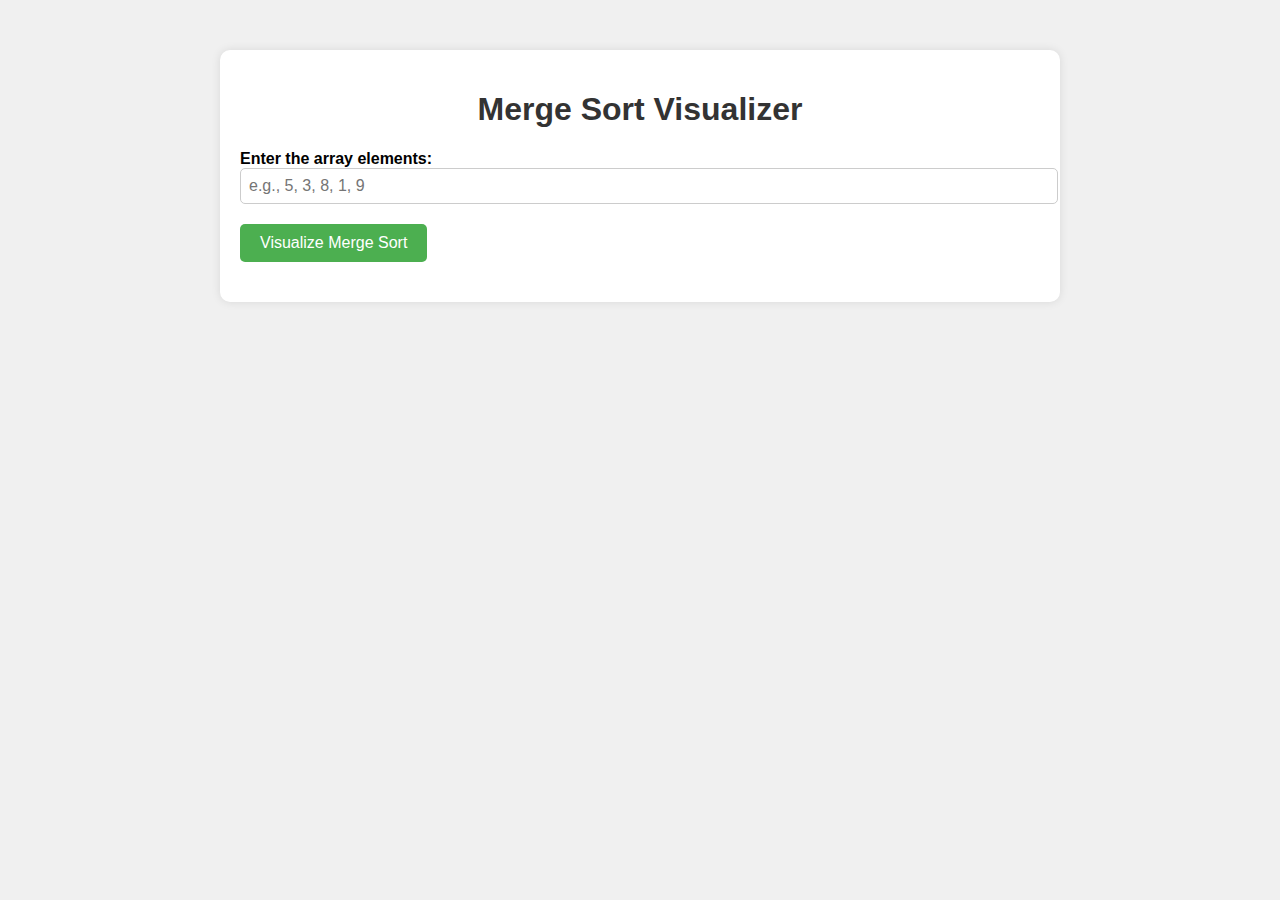
<file: Divide & Conquer Approach/Merge Sort/Merge Sort/index.html>
<!DOCTYPE html>
<html lang="en">
  <head>
    <meta charset="UTF-8" />
    <meta name="viewport" content="width=device-width, initial-scale=1.0" />
    <title>Merge Sort Visualizer</title>
    <link rel="stylesheet" href="styles.css" />
  </head>
  <body>
    <div class="container">
      <h1>Merge Sort Visualizer</h1>
      <div class="input-container">
        <label for="input-array">Enter the array elements:</label>
        <input type="text" id="input-array" placeholder="e.g., 5, 3, 8, 1, 9" />
      </div>
      <button id="visualize-btn">Visualize Merge Sort</button>
      <div id="steps"></div>
      <div id="sorted-array"></div>
    </div>

    <script src="script.js"></script>
  </body>
</html>
</file>
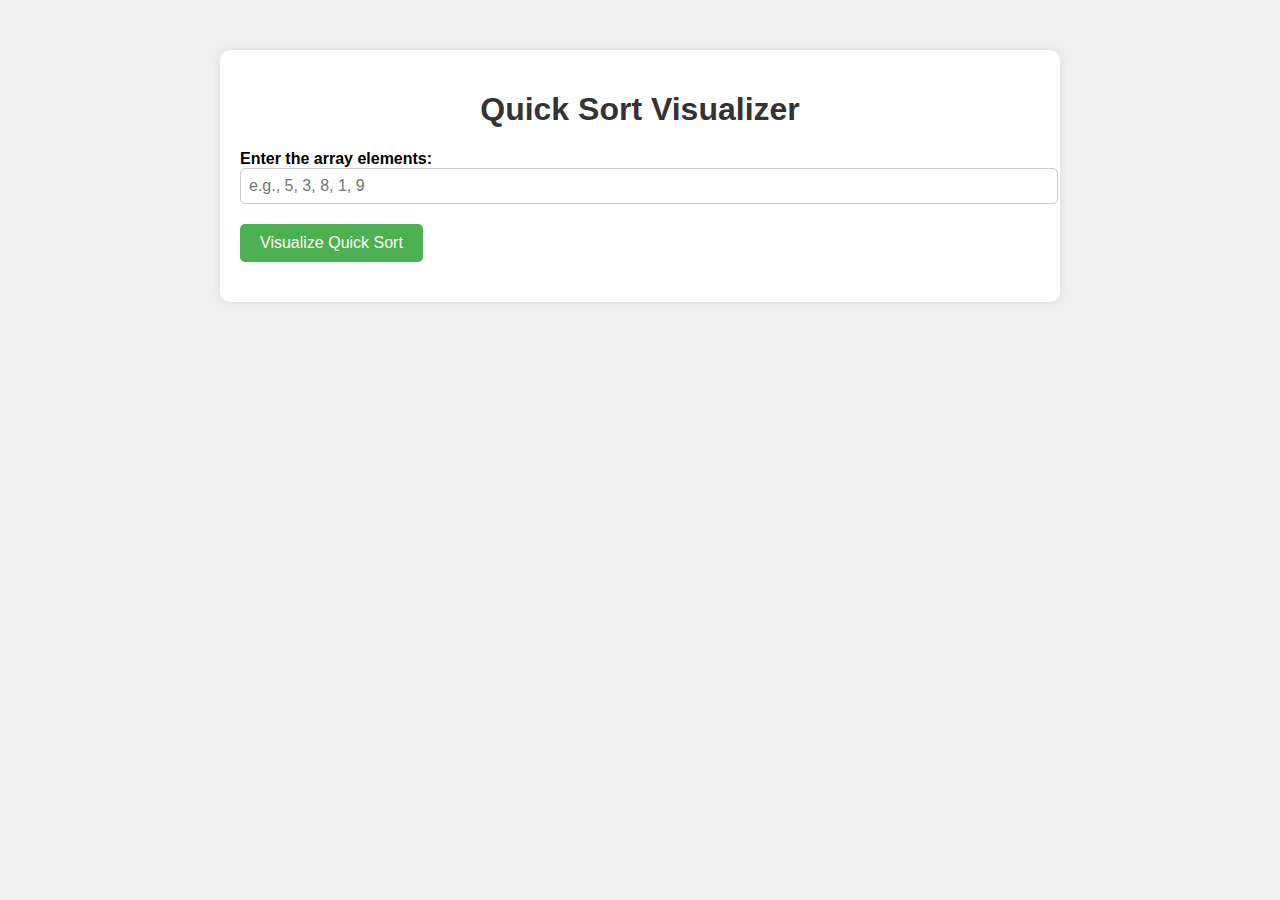
<file: Divide & Conquer Approach/Quick sort/quick sort/index.html>
<!DOCTYPE html>
<html lang="en">
  <head>
    <meta charset="UTF-8" />
    <meta name="viewport" content="width=device-width, initial-scale=1.0" />
    <title>Quick Sort Visualizer</title>
    <link rel="stylesheet" href="styles.css" />
  </head>
  <body>
    <div class="container">
      <h1>Quick Sort Visualizer</h1>
      <div class="input-container">
        <label for="input-array">Enter the array elements:</label>
        <input type="text" id="input-array" placeholder="e.g., 5, 3, 8, 1, 9" />
      </div>
      <button id="visualize-btn">Visualize Quick Sort</button>
      <div id="steps"></div>
      <div id="sorted-array"></div>
    </div>

    <script src="script.js"></script>
  </body>
</html>
</file>
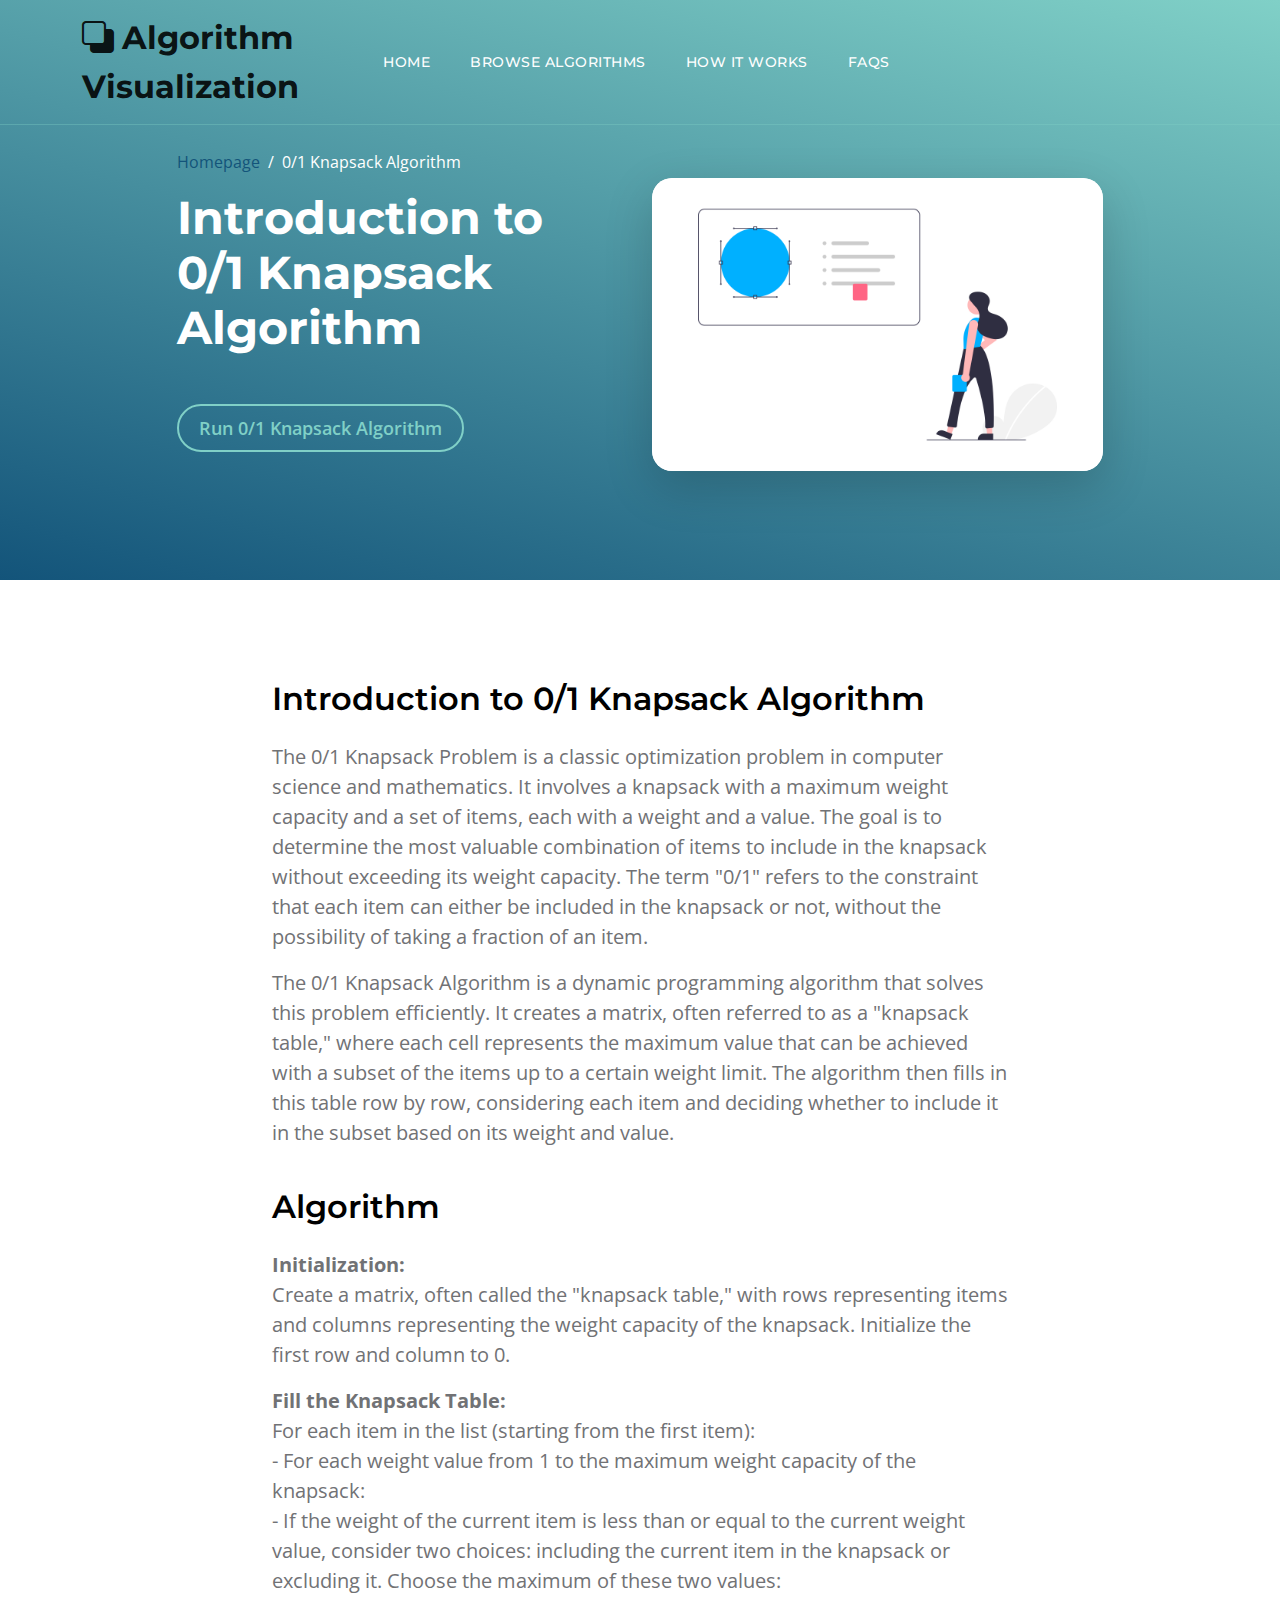
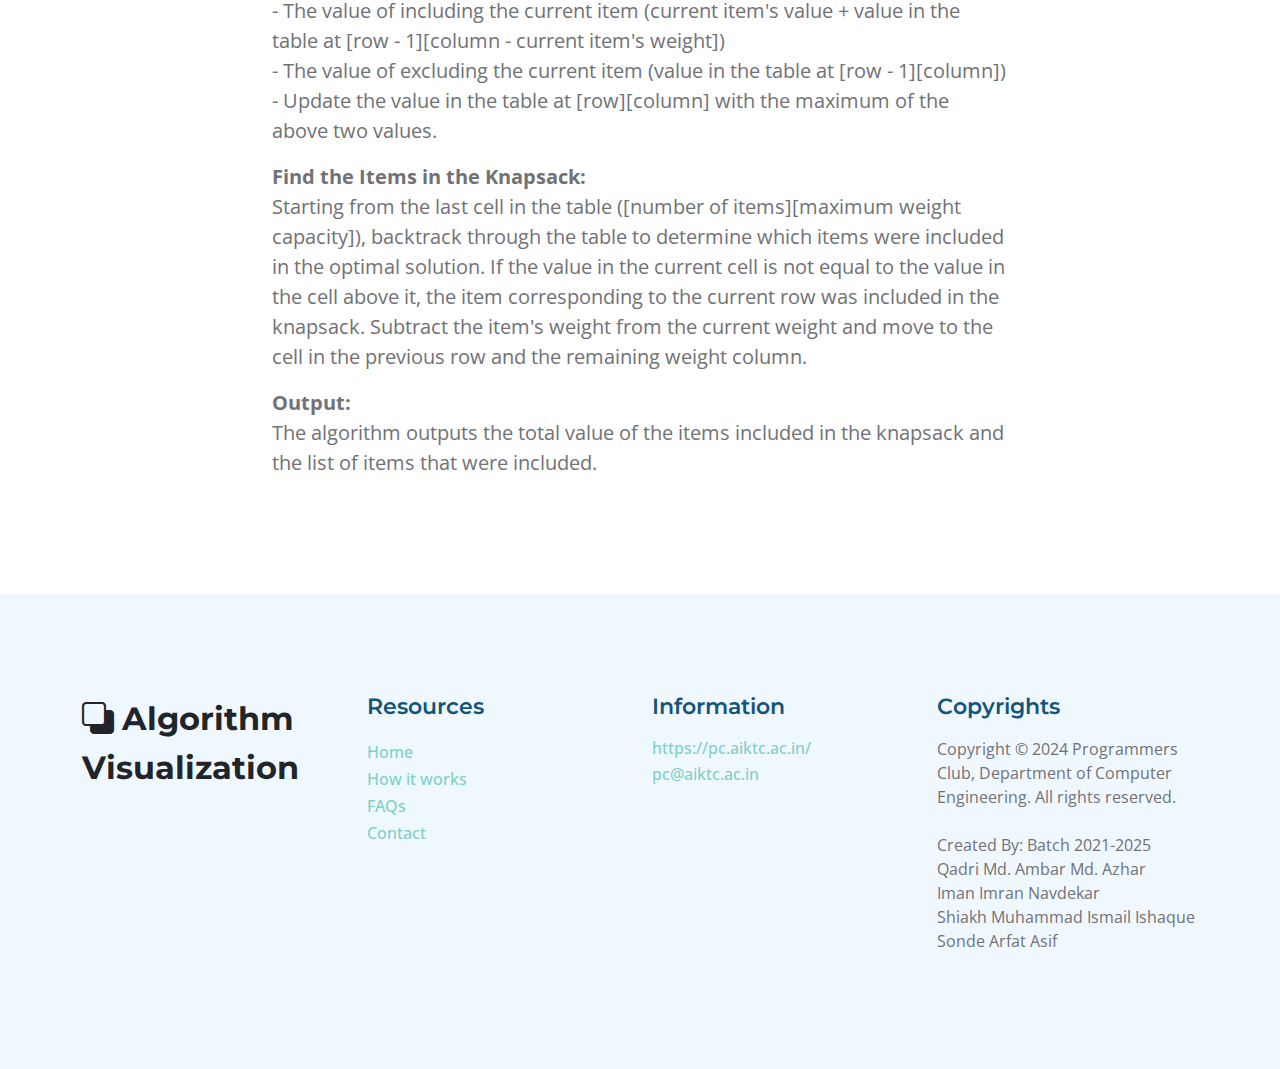
<file: 01_knapsack_algo.html>
<!DOCTYPE html>
<html lang="en">
  <head>
    <meta charset="utf-8" />
    <meta name="viewport" content="width=device-width, initial-scale=1" />

    <meta name="description" content="" />
    <meta name="author" content="" />

    <title>0/1 knapsack Algorithm</title>

    <!-- CSS FILES -->
    <link rel="preconnect" href="https://fonts.googleapis.com" />

    <link rel="preconnect" href="https://fonts.gstatic.com" crossorigin />

    <link
      href="https://fonts.googleapis.com/css2?family=Montserrat:wght@500;600;700&family=Open+Sans&display=swap"
      rel="stylesheet"
    />

    <link href="css/bootstrap.min.css" rel="stylesheet" />

    <link href="css/bootstrap-icons.css" rel="stylesheet" />

    <link href="css/templatemo-topic-listing.css" rel="stylesheet" />
    
  </head>

  <body id="top">
    <main>
      <nav class="navbar navbar-expand-lg">
        <div class="container">
          <a class="navbar-brand" href="index.html">
            <i class="bi-back"></i>
            <span>Algorithm<br>Visualization</span>
          </a>

          <div class="d-lg-none ms-auto me-4">
            <a href="#top" class="navbar-icon bi-person smoothscroll"></a>
          </div>

          <button
            class="navbar-toggler"
            type="button"
            data-bs-toggle="collapse"
            data-bs-target="#navbarNav"
            aria-controls="navbarNav"
            aria-expanded="false"
            aria-label="Toggle navigation"
          >
            <span class="navbar-toggler-icon"></span>
          </button>

          <div class="collapse navbar-collapse" id="navbarNav">
            <ul class="navbar-nav ms-lg-5 me-lg-auto">
              <li class="nav-item">
                <a class="nav-link click-scroll" href="index.html#section_1"
                  >Home</a
                >
              </li>

              <li class="nav-item">
                <a class="nav-link click-scroll" href="index.html#section_2"
                  >Browse Algorithms</a
                >
              </li>

              <li class="nav-item">
                <a class="nav-link click-scroll" href="index.html#section_3"
                  >How it works</a
                >
              </li>

              <li class="nav-item">
                <a class="nav-link click-scroll" href="index.html#section_4"
                  >FAQs</a
                >
              </li>
            </div>
          </div>
        </div>
      </nav>

      <header
        class="site-header d-flex flex-column justify-content-center align-items-center"
      >
        <div class="container">
          <div class="row justify-content-center align-items-center">
            <div class="col-lg-5 col-12 mb-5">
              <nav aria-label="breadcrumb">
                <ol class="breadcrumb">
                  <li class="breadcrumb-item">
                    <a href="index.html">Homepage</a>
                  </li>

                  <li class="breadcrumb-item active" aria-current="page">
                    0/1 Knapsack Algorithm
                  </li>
                </ol>
              </nav>

              <h2 class="text-white">
                Introduction to <br />
                0/1 Knapsack Algorithm
              </h2>

              <div class="d-flex align-items-center mt-5">
                <a
                  href="./Dynamic Programming Approach/0-1 Knapsack Algorithm/index.html"
                  class="btn custom-btn custom-border-btn smoothscroll me-4"
                  >Run 0/1 Knapsack Algorithm</a
                >
              </div>
            </div>

            <div class="col-lg-5 col-12">
              <div class="topics-detail-block bg-white shadow-lg">
                <img
                  src="images/topics/undraw_Redesign_feedback_re_jvm0.png"
                  class="topics-detail-block-image img-fluid"
                />
              </div>
            </div>
          </div>
        </div>
      </header>

      <section class="topics-detail-section section-padding" id="topics-detail">
        <div class="container">
          <div class="row">
            <div class="col-lg-8 col-12 m-auto">
              <h3 class="mb-4">Introduction to 0/1 Knapsack Algorithm</h3>

              <p>
                The 0/1 Knapsack Problem is a classic optimization problem in computer science and mathematics. It involves a knapsack with a maximum weight capacity and a set of items, each with a weight and a value. The goal is to determine the most valuable combination of items to include in the knapsack without exceeding its weight capacity. The term "0/1" refers to the constraint that each item can either be included in the knapsack or not, without the possibility of taking a fraction of an item.
              </p>

              <p>
                The 0/1 Knapsack Algorithm is a dynamic programming algorithm that solves this problem efficiently. It creates a matrix, often referred to as a "knapsack table," where each cell represents the maximum value that can be achieved with a subset of the items up to a certain weight limit. The algorithm then fills in this table row by row, considering each item and deciding whether to include it in the subset based on its weight and value.
              </p> <br>

              <h3 class="mb-4">Algorithm</h3>
              <p><strong>Initialization:</strong><br>
                  Create a matrix, often called the "knapsack table," with rows representing items and columns representing the weight capacity of the knapsack. Initialize the first row and column to 0.
              </p>
              <p><strong>Fill the Knapsack Table:</strong><br>
                  For each item in the list (starting from the first item):
                  <br>
                  - For each weight value from 1 to the maximum weight capacity of the knapsack:
                  <br>
                  - If the weight of the current item is less than or equal to the current weight value, consider two choices: including the current item in the knapsack or excluding it. Choose the maximum of these two values:
                  <br>
                  - The value of including the current item (current item's value + value in the table at [row - 1][column - current item's weight])
                  <br>
                  - The value of excluding the current item (value in the table at [row - 1][column])
                  <br>
                  - Update the value in the table at [row][column] with the maximum of the above two values.
              </p>
              <p><strong>Find the Items in the Knapsack:</strong><br>
                  Starting from the last cell in the table ([number of items][maximum weight capacity]), backtrack through the table to determine which items were included in the optimal solution. If the value in the current cell is not equal to the value in the cell above it, the item corresponding to the current row was included in the knapsack. Subtract the item's weight from the current weight and move to the cell in the previous row and the remaining weight column.
              </p>
              <p><strong>Output:</strong><br>
                  The algorithm outputs the total value of the items included in the knapsack and the list of items that were included.
              </p>
            </div>
          </div>
        </div>
      </section>
    </main>

    <footer class="section-padding section-bg">
      <div class="container">
        <div class="row">
          <div class="col-lg-3 col-12 mb-4 pb-2">
            <a class="navbar-brand mb-2" href="index.html">
              <i class="bi-back"></i>
              <span>Algorithm<br>Visualization</span>
            </a>
          </div>

          <div class="col-lg-3 col-md-4 col-6">
            <h6 class="site-footer-title mb-3">Resources</h6>

            <ul class="site-footer-links">
              <li class="site-footer-link-item">
                <a href="#" class="site-footer-link">Home</a>
              </li>

              <li class="site-footer-link-item">
                <a href="#" class="site-footer-link">How it works</a>
              </li>

              <li class="site-footer-link-item">
                <a href="#" class="site-footer-link">FAQs</a>
              </li>

              <li class="site-footer-link-item">
                <a href="#" class="site-footer-link">Contact</a>
              </li>
            </ul>
          </div>

          <div class="col-lg-3 col-md-4 col-6 mb-4 mb-lg-0">
            <h6 class="site-footer-title mb-3">Information</h6>

            <p class="text-white d-flex mb-1">
              <a href="https://pc.aiktc.ac.in/" class="site-footer-link">
                https://pc.aiktc.ac.in/
              </a>
            </p>

            <p class="text-white d-flex">
              <a href="mailto:pc@aiktc.ac.in" class="site-footer-link">
                pc@aiktc.ac.in
              </a>
            </p>
          </div>

          <div class="col-lg-3 col-md-4 col-12 mt-4 mt-lg-0 ms-auto">
            <h6 class="site-footer-title mb-3">Copyrights</h6>
            <p class="copyright-text">
              Copyright © 2024 Programmers Club, Department of Computer Engineering. All rights reserved.
              <br /><br />Created By: Batch 2021-2025<br>
              Qadri Md. Ambar Md. Azhar<br>
              Iman Imran Navdekar<br>
              Shiakh Muhammad Ismail Ishaque<br>
              Sonde Arfat Asif

            </p>
          </div>
        </div>
      </div>
    </footer>

    <!-- JAVASCRIPT FILES -->
    <script src="js/jquery.min.js"></script>
    <script src="js/bootstrap.bundle.min.js"></script>
    <script src="js/jquery.sticky.js"></script>
    <script src="js/custom.js"></script>
  </body>
</html>
</file>
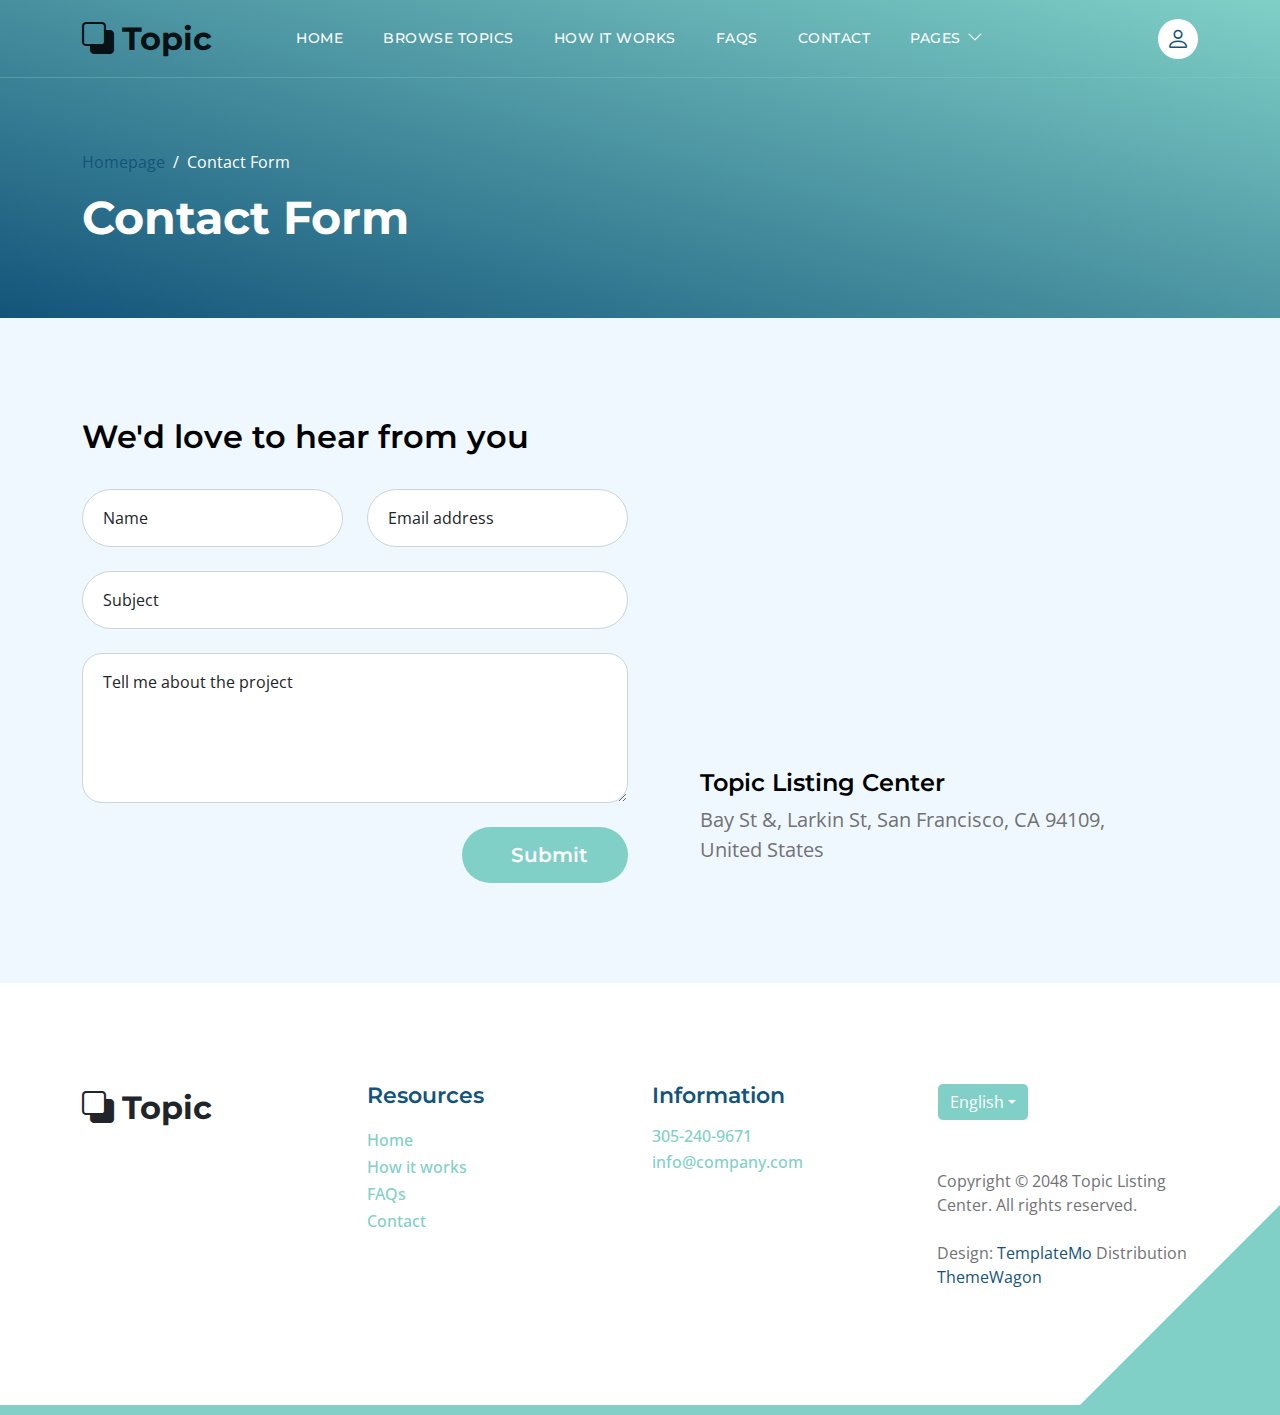
<file: contact.html>
<!doctype html>
<html lang="en">
    <head>
        <meta charset="utf-8">
        <meta name="viewport" content="width=device-width, initial-scale=1">

        <meta name="description" content="">
        <meta name="author" content="">

        <title>Topic Listing Contact Page</title>

        <!-- CSS FILES -->        
        <link rel="preconnect" href="https://fonts.googleapis.com">
        
        <link rel="preconnect" href="https://fonts.gstatic.com" crossorigin>

        <link href="https://fonts.googleapis.com/css2?family=Montserrat:wght@500;600;700&family=Open+Sans&display=swap" rel="stylesheet">
                        
        <link href="css/bootstrap.min.css" rel="stylesheet">

        <link href="css/bootstrap-icons.css" rel="stylesheet">

        <link href="css/templatemo-topic-listing.css" rel="stylesheet">
<!--

TemplateMo 590 topic listing

https://templatemo.com/tm-590-topic-listing

-->
    </head>
    
    <body class="topics-listing-page" id="top">

        <main>

            <nav class="navbar navbar-expand-lg">
                <div class="container">
                    <a class="navbar-brand" href="index.html">
                        <i class="bi-back"></i>
                        <span>Topic</span>
                    </a>

                    <div class="d-lg-none ms-auto me-4">
                        <a href="#top" class="navbar-icon bi-person smoothscroll"></a>
                    </div>
    
                    <button class="navbar-toggler" type="button" data-bs-toggle="collapse" data-bs-target="#navbarNav" aria-controls="navbarNav" aria-expanded="false" aria-label="Toggle navigation">
                        <span class="navbar-toggler-icon"></span>
                    </button>
    
                    <div class="collapse navbar-collapse" id="navbarNav">
                        <ul class="navbar-nav ms-lg-5 me-lg-auto">
                            <li class="nav-item">
                                <a class="nav-link click-scroll" href="index.html#section_1">Home</a>
                            </li>

                            <li class="nav-item">
                                <a class="nav-link click-scroll" href="index.html#section_2">Browse Topics</a>
                            </li>
    
                            <li class="nav-item">
                                <a class="nav-link click-scroll" href="index.html#section_3">How it works</a>
                            </li>

                            <li class="nav-item">
                                <a class="nav-link click-scroll" href="index.html#section_4">FAQs</a>
                            </li>
    
                            <li class="nav-item">
                                <a class="nav-link click-scroll" href="index.html#section_5">Contact</a>
                            </li>

                            <li class="nav-item dropdown">
                                <a class="nav-link dropdown-toggle" href="#section_5" id="navbarLightDropdownMenuLink" role="button" data-bs-toggle="dropdown" aria-expanded="false">Pages</a>

                                <ul class="dropdown-menu dropdown-menu-light" aria-labelledby="navbarLightDropdownMenuLink">
                                    <li><a class="dropdown-item" href="topics-listing.html">Topics Listing</a></li>

                                    <li><a class="dropdown-item active" href="contact.html">Contact Form</a></li>
                                </ul>
                            </li>
                        </ul>

                        <div class="d-none d-lg-block">
                            <a href="#top" class="navbar-icon bi-person smoothscroll"></a>
                        </div>
                    </div>
                </div>
            </nav>


            <header class="site-header d-flex flex-column justify-content-center align-items-center">
                <div class="container">
                    <div class="row align-items-center">

                        <div class="col-lg-5 col-12">
                            <nav aria-label="breadcrumb">
                                <ol class="breadcrumb">
                                    <li class="breadcrumb-item"><a href="index.html">Homepage</a></li>

                                    <li class="breadcrumb-item active" aria-current="page">Contact Form</li>
                                </ol>
                            </nav>

                            <h2 class="text-white">Contact Form</h2>
                        </div>

                    </div>
                </div>
            </header>


            <section class="section-padding section-bg">
                <div class="container">
                    <div class="row">

                        <div class="col-lg-12 col-12">
                            <h3 class="mb-4 pb-2">We'd love to hear from you</h3>
                        </div>

                        <div class="col-lg-6 col-12">
                            <form action="#" method="post" class="custom-form contact-form" role="form">
                                <div class="row">
                                    <div class="col-lg-6 col-md-6 col-12">
                                        <div class="form-floating">
                                            <input type="text" name="name" id="name" class="form-control" placeholder="Name" required="">
                                            
                                            <label for="floatingInput">Name</label>
                                        </div>
                                    </div>

                                    <div class="col-lg-6 col-md-6 col-12"> 
                                        <div class="form-floating">
                                            <input type="email" name="email" id="email" pattern="[^ @]*@[^ @]*" class="form-control" placeholder="Email address" required="">
                                            
                                            <label for="floatingInput">Email address</label>
                                        </div>
                                    </div>

                                    <div class="col-lg-12 col-12">
                                        <div class="form-floating">
                                            <input type="text" name="subject" id="name" class="form-control" placeholder="Name" required="">
                                            
                                            <label for="floatingInput">Subject</label>
                                        </div>

                                        <div class="form-floating">
                                            <textarea class="form-control" id="message" name="message" placeholder="Tell me about the project"></textarea>
                                            
                                            <label for="floatingTextarea">Tell me about the project</label>
                                        </div>
                                    </div>

                                    <div class="col-lg-4 col-12 ms-auto">
                                        <button type="submit" class="form-control">Submit</button>
                                    </div>

                                </div>
                            </form>
                        </div>

                        <div class="col-lg-5 col-12 mx-auto mt-5 mt-lg-0">
                            <iframe class="google-map" src="https://www.google.com/maps/embed?pb=!1m18!1m12!1m3!1d2595.065641062665!2d-122.4230416990949!3d37.80335401520422!2m3!1f0!2f0!3f0!3m2!1i1024!2i768!4f13.1!3m3!1m2!1s0x80858127459fabad%3A0x808ba520e5e9edb7!2sFrancisco%20Park!5e1!3m2!1sen!2sth!4v1684340239744!5m2!1sen!2sth" width="100%" height="250" style="border:0;" allowfullscreen="" loading="lazy" referrerpolicy="no-referrer-when-downgrade"></iframe>

                            <h5 class="mt-4 mb-2">Topic Listing Center</h5>

                            <p>Bay St &amp;, Larkin St, San Francisco, CA 94109, United States</p>
                        </div>

                    </div>
                </div>
            </section>
        </main>

        <footer class="site-footer section-padding">
            <div class="container">
                <div class="row">

                    <div class="col-lg-3 col-12 mb-4 pb-2">
                        <a class="navbar-brand mb-2" href="index.html">
                            <i class="bi-back"></i>
                            <span>Topic</span>
                        </a>
                    </div>

                    <div class="col-lg-3 col-md-4 col-6">
                        <h6 class="site-footer-title mb-3">Resources</h6>

                        <ul class="site-footer-links">
                            <li class="site-footer-link-item">
                                <a href="#" class="site-footer-link">Home</a>
                            </li>

                            <li class="site-footer-link-item">
                                <a href="#" class="site-footer-link">How it works</a>
                            </li>

                            <li class="site-footer-link-item">
                                <a href="#" class="site-footer-link">FAQs</a>
                            </li>

                            <li class="site-footer-link-item">
                                <a href="#" class="site-footer-link">Contact</a>
                            </li>
                        </ul>
                    </div>

                    <div class="col-lg-3 col-md-4 col-6 mb-4 mb-lg-0">
                        <h6 class="site-footer-title mb-3">Information</h6>

                        <p class="text-white d-flex mb-1">
                            <a href="tel: 305-240-9671" class="site-footer-link">
                                305-240-9671
                            </a>
                        </p>

                        <p class="text-white d-flex">
                            <a href="mailto:info@company.com" class="site-footer-link">
                                info@company.com
                            </a>
                        </p>
                    </div>

                    <div class="col-lg-3 col-md-4 col-12 mt-4 mt-lg-0 ms-auto">
                        <div class="dropdown">
                            <button class="btn btn-secondary dropdown-toggle" type="button" data-bs-toggle="dropdown" aria-expanded="false">
                            English</button>

                            <ul class="dropdown-menu">
                                <li><button class="dropdown-item" type="button">Thai</button></li>

                                <li><button class="dropdown-item" type="button">Myanmar</button></li>

                                <li><button class="dropdown-item" type="button">Arabic</button></li>
                            </ul>
                        </div>

                        <p class="copyright-text mt-lg-5 mt-4">Copyright © 2048 Topic Listing Center. All rights reserved.
                        <br><br>Design: <a rel="nofollow" href="https://templatemo.com" target="_blank">TemplateMo</a> Distribution <a href="https://themewagon.com">ThemeWagon</a></p>
                        
                    </div>

                </div>
            </div>
        </footer>

        <!-- JAVASCRIPT FILES -->
        <script src="js/jquery.min.js"></script>
        <script src="js/bootstrap.bundle.min.js"></script>
        <script src="js/jquery.sticky.js"></script>
        <script src="js/custom.js"></script>

    </body>
</html>
</file>
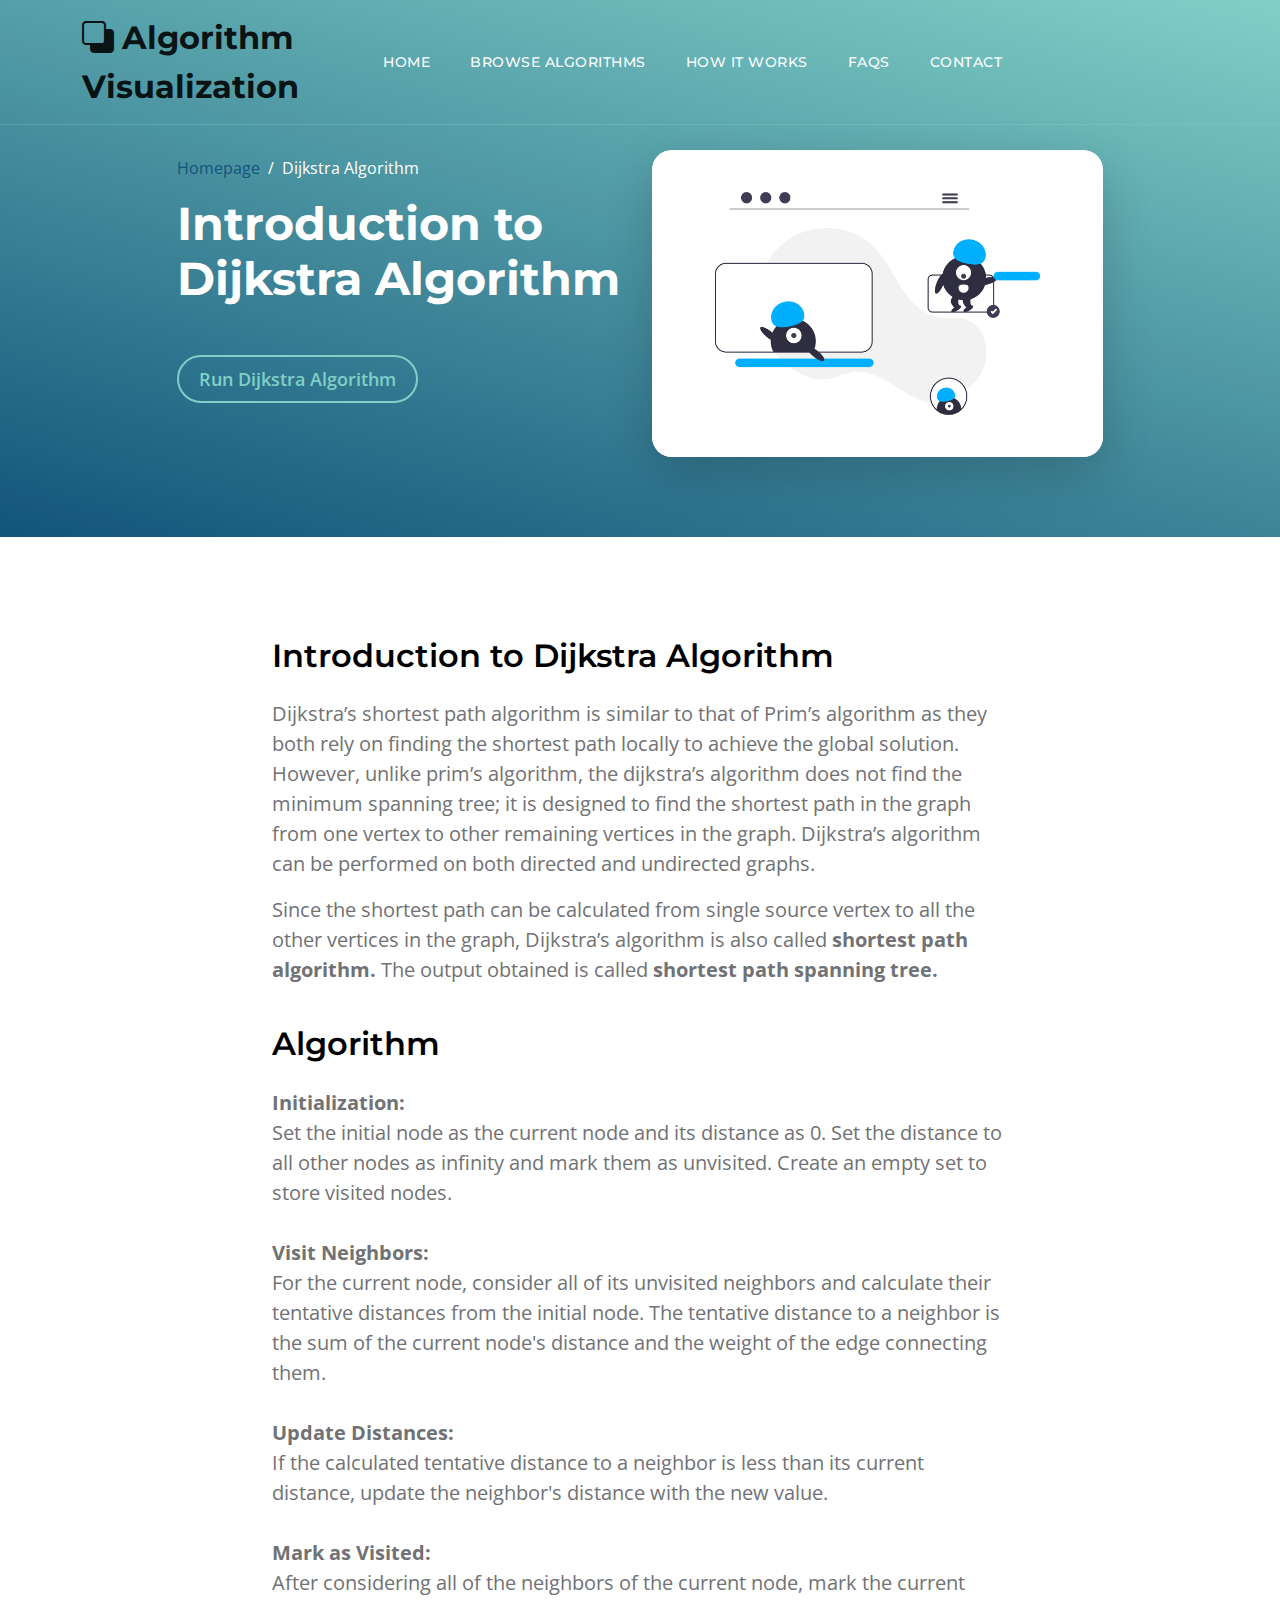
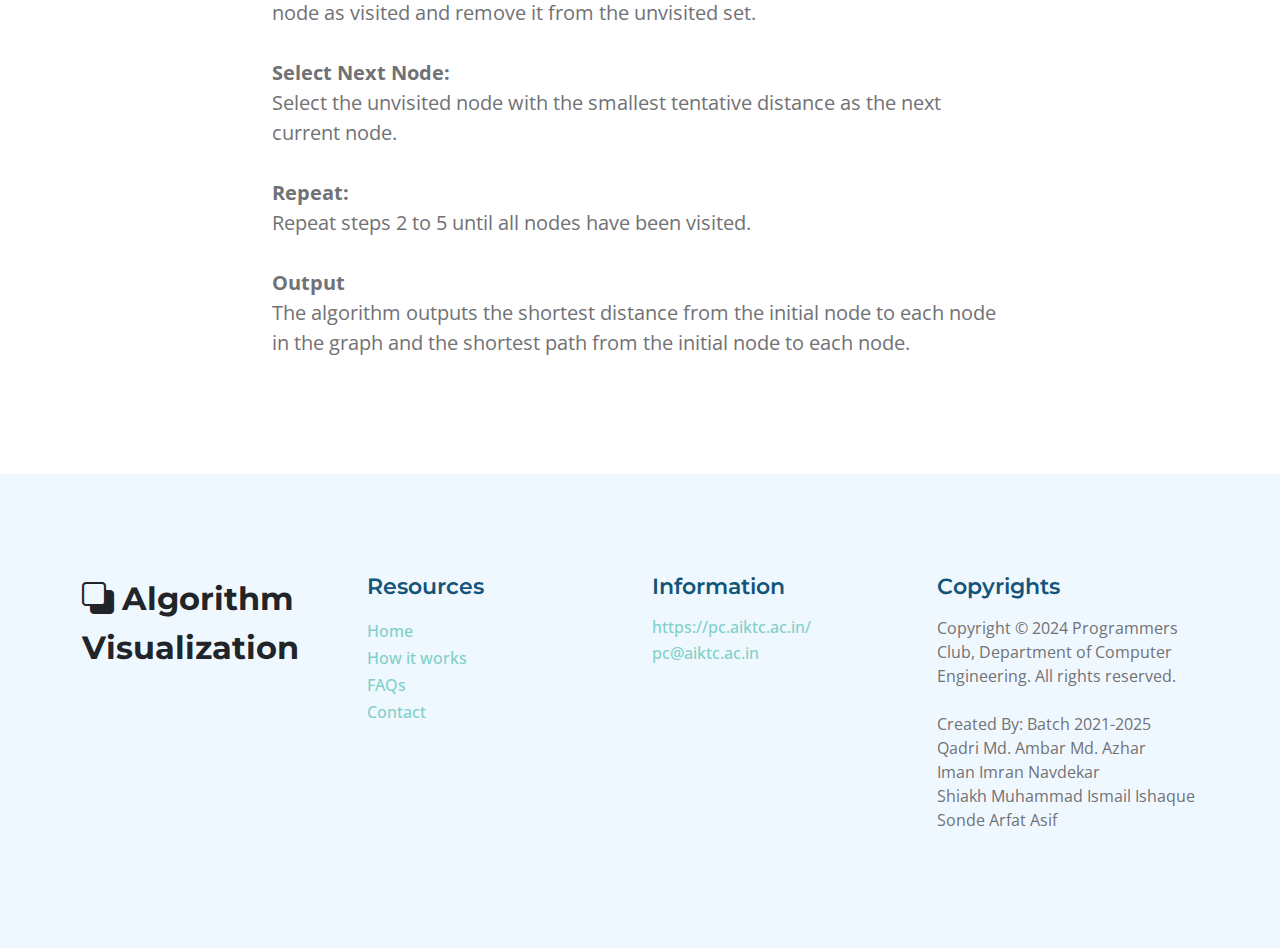
<file: dj_algo.html>
<!DOCTYPE html>
<html lang="en">
  <head>
    <meta charset="utf-8" />
    <meta name="viewport" content="width=device-width, initial-scale=1" />

    <meta name="description" content="" />
    <meta name="author" content="" />

    <title>Dijkstra Algorithm</title>

    <!-- CSS FILES -->
    <link rel="preconnect" href="https://fonts.googleapis.com" />

    <link rel="preconnect" href="https://fonts.gstatic.com" crossorigin />

    <link
      href="https://fonts.googleapis.com/css2?family=Montserrat:wght@500;600;700&family=Open+Sans&display=swap"
      rel="stylesheet"
    />

    <link href="css/bootstrap.min.css" rel="stylesheet" />

    <link href="css/bootstrap-icons.css" rel="stylesheet" />

    <link href="css/templatemo-topic-listing.css" rel="stylesheet" />
    
  </head>

  <body id="top">
    <main>
      <nav class="navbar navbar-expand-lg justify-content-center">
        <div class="container justify-content-center">
          <a class="navbar-brand" href="index.html">
            <i class="bi-back"></i>
            <span>Algorithm<br>Visualization</span>
          </a>

          <div class="d-lg-none ms-auto me-4">
            <a href="#top" class="navbar-icon bi-person smoothscroll"></a>
          </div>

          <button
            class="navbar-toggler"
            type="button"
            data-bs-toggle="collapse"
            data-bs-target="#navbarNav"
            aria-controls="navbarNav"
            aria-expanded="false"
            aria-label="Toggle navigation"
          >
            <span class="navbar-toggler-icon"></span>
          </button>

          <div class="collapse navbar-collapse justify-content-center" id="navbarNav">
            <ul class="navbar-nav ms-lg-5 me-lg-auto justify-content-center">
              <li class="nav-item">
                <a class="nav-link click-scroll" href="index.html#section_1"
                  >Home</a
                >
              </li>

              <li class="nav-item">
                <a class="nav-link click-scroll" href="index.html#section_2"
                  >Browse Algorithms</a
                >
              </li>

              <li class="nav-item">
                <a class="nav-link click-scroll" href="index.html#section_3"
                  >How it works</a
                >
              </li>

              <li class="nav-item">
                <a class="nav-link click-scroll" href="index.html#section_4"
                  >FAQs</a
                >
              </li>

              <li class="nav-item">
                <a class="nav-link click-scroll" href="index.html#section_5"
                  >Contact</a
                >
              </li>
            </div>
          </div>
        </div>
      </nav>

      <header
        class="site-header d-flex flex-column justify-content-center align-items-center"
      >
        <div class="container">
          <div class="row justify-content-center align-items-center">
            <div class="col-lg-5 col-12 mb-5">
              <nav aria-label="breadcrumb">
                <ol class="breadcrumb">
                  <li class="breadcrumb-item">
                    <a href="index.html">Homepage</a>
                  </li>

                  <li class="breadcrumb-item active" aria-current="page">
                    Dijkstra Algorithm
                  </li>
                </ol>
              </nav>

              <h2 class="text-white">
                Introduction to <br />
                Dijkstra Algorithm
              </h2>

              <div class="d-flex align-items-center mt-5">
                <a
                  href="./Geedy Approach/Dijkstra Algorithm/index.html"
                  class="btn custom-btn custom-border-btn smoothscroll me-4"
                  >Run Dijkstra Algorithm</a
                >
              </div>
            </div>

            <div class="col-lg-5 col-12">
              <div class="topics-detail-block bg-white shadow-lg">
                <img
                  src="images/topics/undraw_Remote_design_team_re_urdx.png"
                  class="topics-detail-block-image img-fluid"
                />
              </div>
            </div>
          </div>
        </div>
      </header>

      <section class="topics-detail-section section-padding" id="topics-detail">
        <div class="container">
          <div class="row">
            <div class="col-lg-8 col-12 m-auto">
              <h3 class="mb-4">Introduction to Dijkstra Algorithm</h3>

              <p>
                Dijkstra’s shortest path algorithm is similar to that of Prim’s algorithm as they both rely on finding the shortest path locally to 
                achieve the global solution. However, unlike prim’s algorithm, the dijkstra’s algorithm does not find the minimum spanning tree; 
                it is designed to find the shortest path in the graph from one vertex to other remaining vertices in the graph. Dijkstra’s algorithm 
                can be performed on both directed and undirected graphs.
              </p>

              <p>
                Since the shortest path can be calculated from single source vertex to all the other vertices in the graph, 
                Dijkstra’s algorithm is also called <strong>shortest path algorithm.</strong> The output obtained is called <strong>shortest path spanning tree.</strong>
              </p> <br>

              <h3 class="mb-4">Algorithm</h3>
              <p><strong>Initialization:</strong><br>
                Set the initial node as the current node and its distance as 0. Set the distance to all other nodes as infinity and mark them as unvisited. Create an empty set to store visited nodes.
<br>
                <br><strong> Visit Neighbors:</strong><br>For the current node, consider all of its unvisited neighbors and calculate their tentative distances from the initial node. The tentative distance to a neighbor is the sum of the current node's distance and the weight of the edge connecting them.
                <br>
                <br><strong>Update Distances:</strong><br>If the calculated tentative distance to a neighbor is less than its current distance, update the neighbor's distance with the new value.
                
                <br> <br><strong>Mark as Visited:</strong><br>After considering all of the neighbors of the current node, mark the current node as visited and remove it from the unvisited set.
                
                <br><br><strong>Select Next Node:</strong><br> Select the unvisited node with the smallest tentative distance as the next current node.
                 
                <br><br><strong>Repeat:</strong><br> Repeat steps 2 to 5 until all nodes have been visited.
                
                <br><br><strong>Output</strong><br> The algorithm outputs the shortest distance from the initial node to each node in the graph and the shortest path from the initial node to each node.</p>
            </div>
          </div>
        </div>
      </section>
    </main>

    <footer class="section-padding section-bg">
      <div class="container">
        <div class="row">
          <div class="col-lg-3 col-12 mb-4 pb-2">
            <a class="navbar-brand mb-2" href="index.html">
              <i class="bi-back"></i>
              <span>Algorithm<br>Visualization</span>
            </a>
          </div>

          <div class="col-lg-3 col-md-4 col-6">
            <h6 class="site-footer-title mb-3">Resources</h6>

            <ul class="site-footer-links">
              <li class="site-footer-link-item">
                <a href="#" class="site-footer-link">Home</a>
              </li>

              <li class="site-footer-link-item">
                <a href="#" class="site-footer-link">How it works</a>
              </li>

              <li class="site-footer-link-item">
                <a href="#" class="site-footer-link">FAQs</a>
              </li>

              <li class="site-footer-link-item">
                <a href="#" class="site-footer-link">Contact</a>
              </li>
            </ul>
          </div>

          <div class="col-lg-3 col-md-4 col-6 mb-4 mb-lg-0">
            <h6 class="site-footer-title mb-3">Information</h6>

            <p class="text-white d-flex mb-1">
              <a href="https://pc.aiktc.ac.in/" class="site-footer-link">
                https://pc.aiktc.ac.in/
              </a>
            </p>

            <p class="text-white d-flex">
              <a href="mailto:pc@aiktc.ac.in" class="site-footer-link">
                pc@aiktc.ac.in
              </a>
            </p>
          </div>

          <div class="col-lg-3 col-md-4 col-12 mt-4 mt-lg-0 ms-auto">
            <h6 class="site-footer-title mb-3">Copyrights</h6>
            <p class="copyright-text">
              Copyright © 2024 Programmers Club, Department of Computer Engineering. All rights reserved.
              <br /><br />Created By: Batch 2021-2025<br>
              Qadri Md. Ambar Md. Azhar<br>
              Iman Imran Navdekar<br>
              Shiakh Muhammad Ismail Ishaque<br>
              Sonde Arfat Asif

            </p>
          </div>
        </div>
      </div>
    </footer>

    <!-- JAVASCRIPT FILES -->
    <script src="js/jquery.min.js"></script>
    <script src="js/bootstrap.bundle.min.js"></script>
    <script src="js/jquery.sticky.js"></script>
    <script src="js/custom.js"></script>
  </body>
</html>
</file>
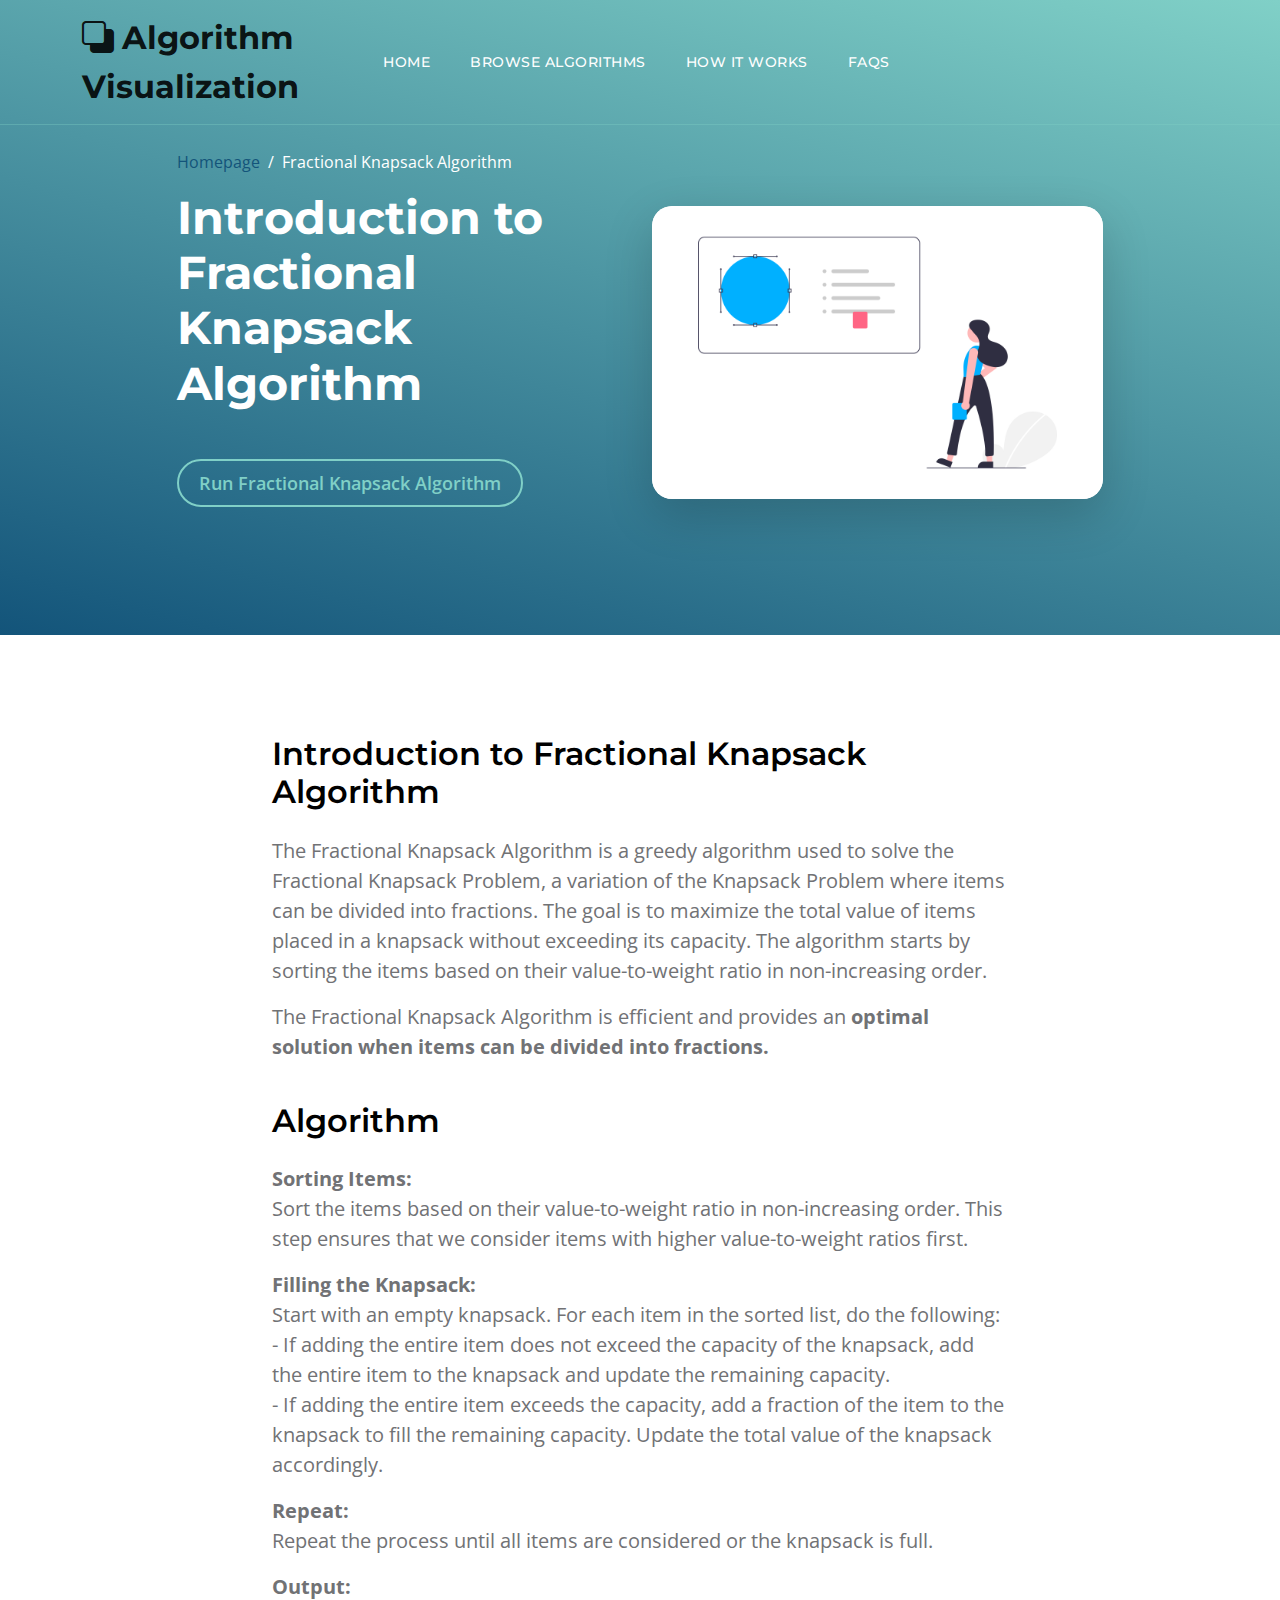
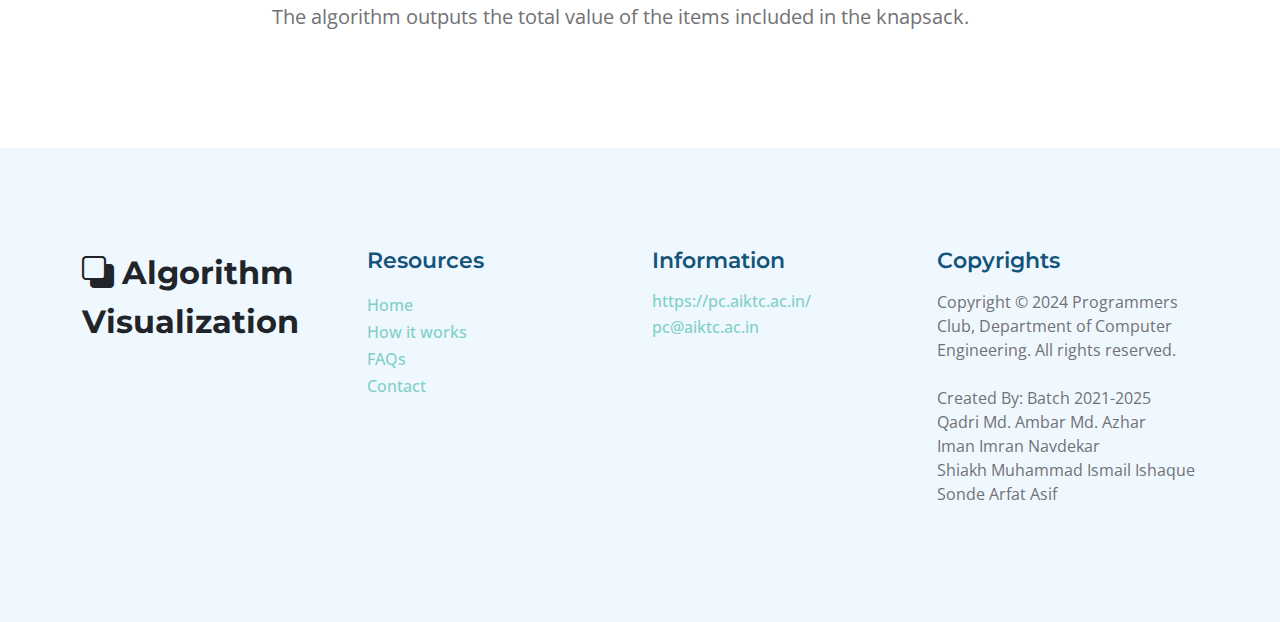
<file: f_knapsack_algo.html>
<!DOCTYPE html>
<html lang="en">
  <head>
    <meta charset="utf-8" />
    <meta name="viewport" content="width=device-width, initial-scale=1" />

    <meta name="description" content="" />
    <meta name="author" content="" />

    <title>Fractional knapsack Algorithm</title>

    <!-- CSS FILES -->
    <link rel="preconnect" href="https://fonts.googleapis.com" />

    <link rel="preconnect" href="https://fonts.gstatic.com" crossorigin />

    <link
      href="https://fonts.googleapis.com/css2?family=Montserrat:wght@500;600;700&family=Open+Sans&display=swap"
      rel="stylesheet"
    />

    <link href="css/bootstrap.min.css" rel="stylesheet" />

    <link href="css/bootstrap-icons.css" rel="stylesheet" />

    <link href="css/templatemo-topic-listing.css" rel="stylesheet" />
    
  </head>

  <body id="top">
    <main>
      <nav class="navbar navbar-expand-lg">
        <div class="container">
          <a class="navbar-brand" href="index.html">
            <i class="bi-back"></i>
            <span>Algorithm<br>Visualization</span>
          </a>

          <div class="d-lg-none ms-auto me-4">
            <a href="#top" class="navbar-icon bi-person smoothscroll"></a>
          </div>

          <button
            class="navbar-toggler"
            type="button"
            data-bs-toggle="collapse"
            data-bs-target="#navbarNav"
            aria-controls="navbarNav"
            aria-expanded="false"
            aria-label="Toggle navigation"
          >
            <span class="navbar-toggler-icon"></span>
          </button>

          <div class="collapse navbar-collapse" id="navbarNav">
            <ul class="navbar-nav ms-lg-5 me-lg-auto">
              <li class="nav-item">
                <a class="nav-link click-scroll" href="index.html#section_1"
                  >Home</a
                >
              </li>

              <li class="nav-item">
                <a class="nav-link click-scroll" href="index.html#section_2"
                  >Browse Algorithms</a
                >
              </li>

              <li class="nav-item">
                <a class="nav-link click-scroll" href="index.html#section_3"
                  >How it works</a
                >
              </li>

              <li class="nav-item">
                <a class="nav-link click-scroll" href="index.html#section_4"
                  >FAQs</a
                >
              </li>
            </div>
          </div>
        </div>
      </nav>

      <header
        class="site-header d-flex flex-column justify-content-center align-items-center"
      >
        <div class="container">
          <div class="row justify-content-center align-items-center">
            <div class="col-lg-5 col-12 mb-5">
              <nav aria-label="breadcrumb">
                <ol class="breadcrumb">
                  <li class="breadcrumb-item">
                    <a href="index.html">Homepage</a>
                  </li>

                  <li class="breadcrumb-item active" aria-current="page">
                    Fractional Knapsack Algorithm
                  </li>
                </ol>
              </nav>

              <h2 class="text-white">
                Introduction to <br />
                Fractional Knapsack Algorithm
              </h2>

              <div class="d-flex align-items-center mt-5">
                <a
                  href="./Geedy Approach/Fractional Knapsack/index.html"
                  class="btn custom-btn custom-border-btn smoothscroll me-4"
                  >Run Fractional Knapsack Algorithm</a
                >
              </div>
            </div>

            <div class="col-lg-5 col-12">
              <div class="topics-detail-block bg-white shadow-lg">
                <img
                  src="images/topics/undraw_Redesign_feedback_re_jvm0.png"
                  class="topics-detail-block-image img-fluid"
                />
              </div>
            </div>
          </div>
        </div>
      </header>

      <section class="topics-detail-section section-padding" id="topics-detail">
        <div class="container">
          <div class="row">
            <div class="col-lg-8 col-12 m-auto">
              <h3 class="mb-4">Introduction to Fractional Knapsack Algorithm</h3>

              <p>
                The Fractional Knapsack Algorithm is a greedy algorithm used to solve the Fractional Knapsack Problem, a variation of the Knapsack Problem where items can be divided into fractions. The goal is to maximize the total value of items placed in a knapsack without exceeding its capacity. The algorithm starts by sorting the items based on their value-to-weight ratio in non-increasing order. 
              </p>

              <p>
                The Fractional Knapsack Algorithm is efficient and provides an <strong>optimal solution when items can be divided into fractions.</strong>
              </p> <br>

              <h3 class="mb-4">Algorithm</h3>
<p><strong>Sorting Items:</strong><br>
    Sort the items based on their value-to-weight ratio in non-increasing order. This step ensures that we consider items with higher value-to-weight ratios first.
</p>
<p><strong>Filling the Knapsack:</strong><br>
    Start with an empty knapsack. For each item in the sorted list, do the following:
    <br>
    - If adding the entire item does not exceed the capacity of the knapsack, add the entire item to the knapsack and update the remaining capacity.
    <br>
    - If adding the entire item exceeds the capacity, add a fraction of the item to the knapsack to fill the remaining capacity. Update the total value of the knapsack accordingly.
</p>
<p><strong>Repeat:</strong><br>
    Repeat the process until all items are considered or the knapsack is full.
</p>
<p><strong>Output:</strong><br>
    The algorithm outputs the total value of the items included in the knapsack.
</p>
            </div>
          </div>
        </div>
      </section>
    </main>

    <footer class="section-padding section-bg">
      <div class="container">
        <div class="row">
          <div class="col-lg-3 col-12 mb-4 pb-2">
            <a class="navbar-brand mb-2" href="index.html">
              <i class="bi-back"></i>
              <span>Algorithm<br>Visualization</span>
            </a>
          </div>

          <div class="col-lg-3 col-md-4 col-6">
            <h6 class="site-footer-title mb-3">Resources</h6>

            <ul class="site-footer-links">
              <li class="site-footer-link-item">
                <a href="#" class="site-footer-link">Home</a>
              </li>

              <li class="site-footer-link-item">
                <a href="#" class="site-footer-link">How it works</a>
              </li>

              <li class="site-footer-link-item">
                <a href="#" class="site-footer-link">FAQs</a>
              </li>

              <li class="site-footer-link-item">
                <a href="#" class="site-footer-link">Contact</a>
              </li>
            </ul>
          </div>

          <div class="col-lg-3 col-md-4 col-6 mb-4 mb-lg-0">
            <h6 class="site-footer-title mb-3">Information</h6>

            <p class="text-white d-flex mb-1">
              <a href="https://pc.aiktc.ac.in/" class="site-footer-link">
                https://pc.aiktc.ac.in/
              </a>
            </p>

            <p class="text-white d-flex">
              <a href="mailto:pc@aiktc.ac.in" class="site-footer-link">
                pc@aiktc.ac.in
              </a>
            </p>
          </div>

          <div class="col-lg-3 col-md-4 col-12 mt-4 mt-lg-0 ms-auto">
            <h6 class="site-footer-title mb-3">Copyrights</h6>
            <p class="copyright-text">
              Copyright © 2024 Programmers Club, Department of Computer Engineering. All rights reserved.
              <br /><br />Created By: Batch 2021-2025<br>
              Qadri Md. Ambar Md. Azhar<br>
              Iman Imran Navdekar<br>
              Shiakh Muhammad Ismail Ishaque<br>
              Sonde Arfat Asif

            </p>
          </div>
        </div>
      </div>
    </footer>

    <!-- JAVASCRIPT FILES -->
    <script src="js/jquery.min.js"></script>
    <script src="js/bootstrap.bundle.min.js"></script>
    <script src="js/jquery.sticky.js"></script>
    <script src="js/custom.js"></script>
  </body>
</html>
</file>
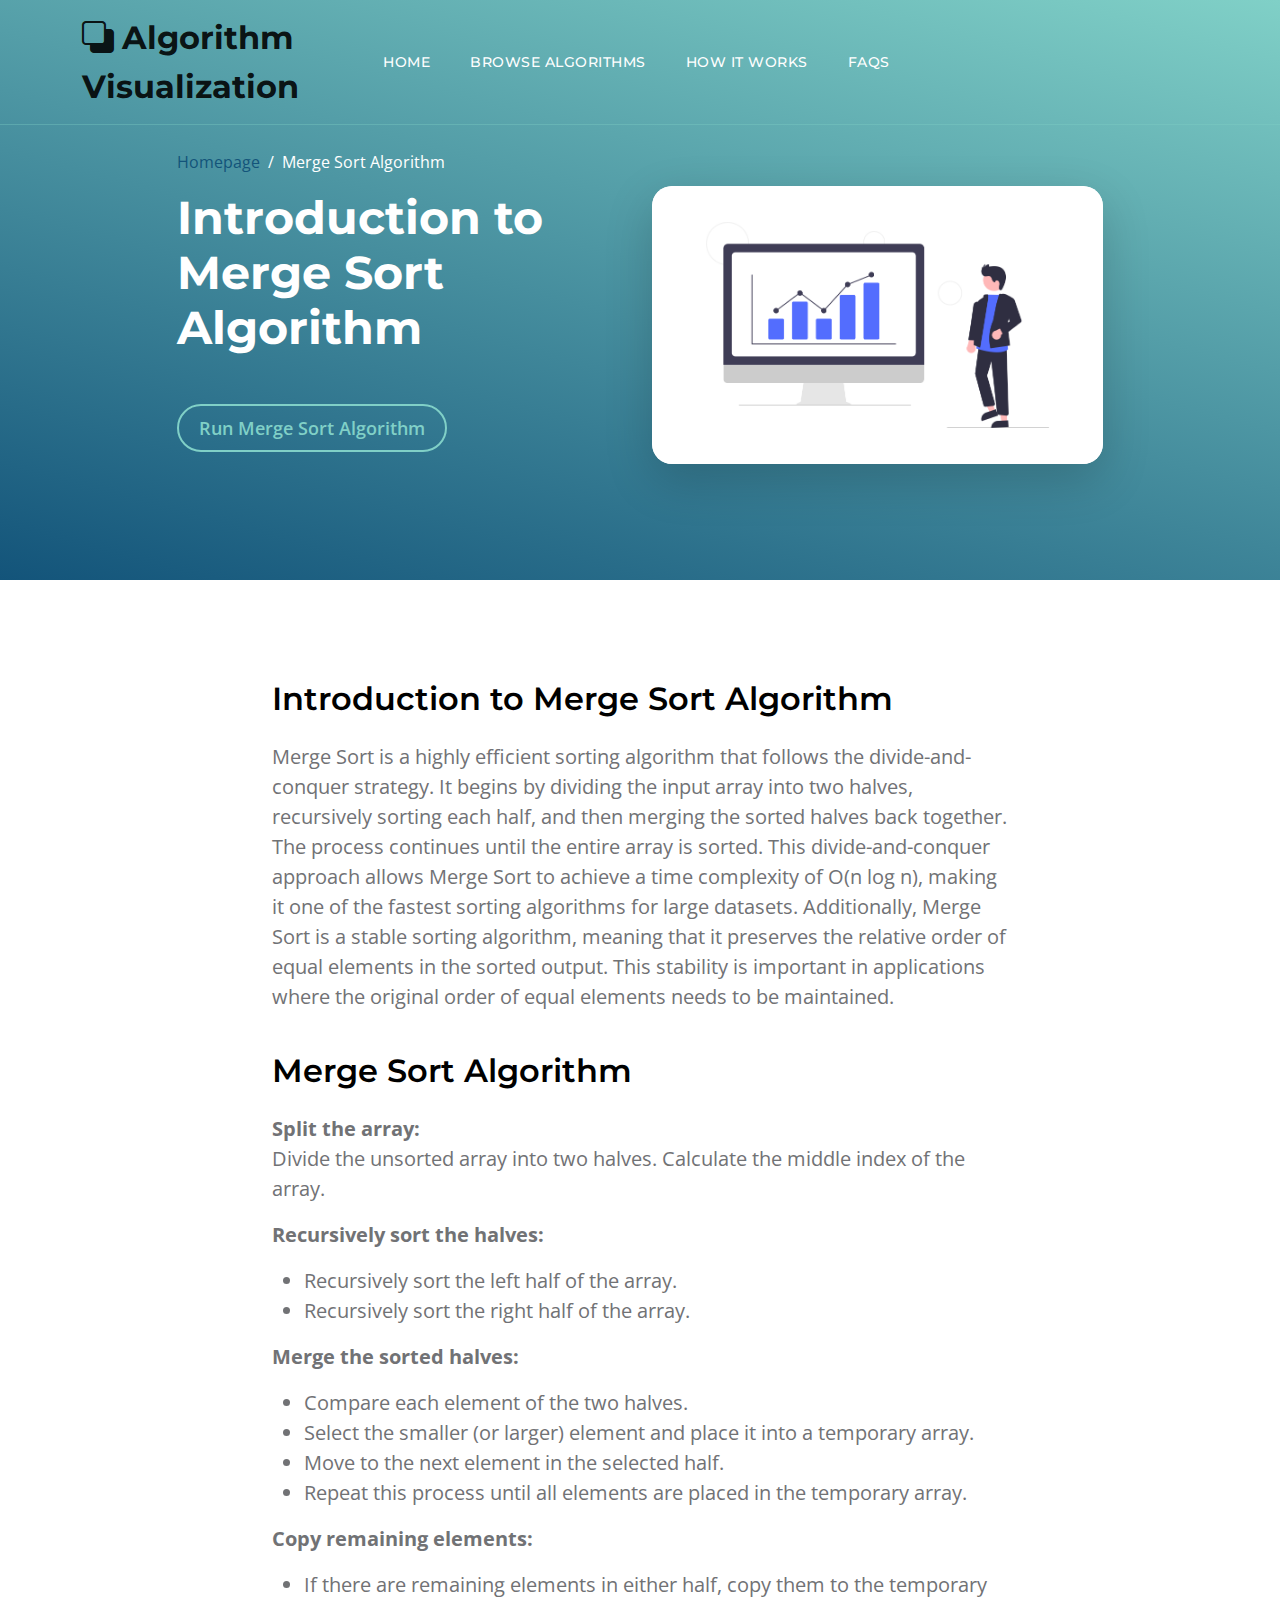
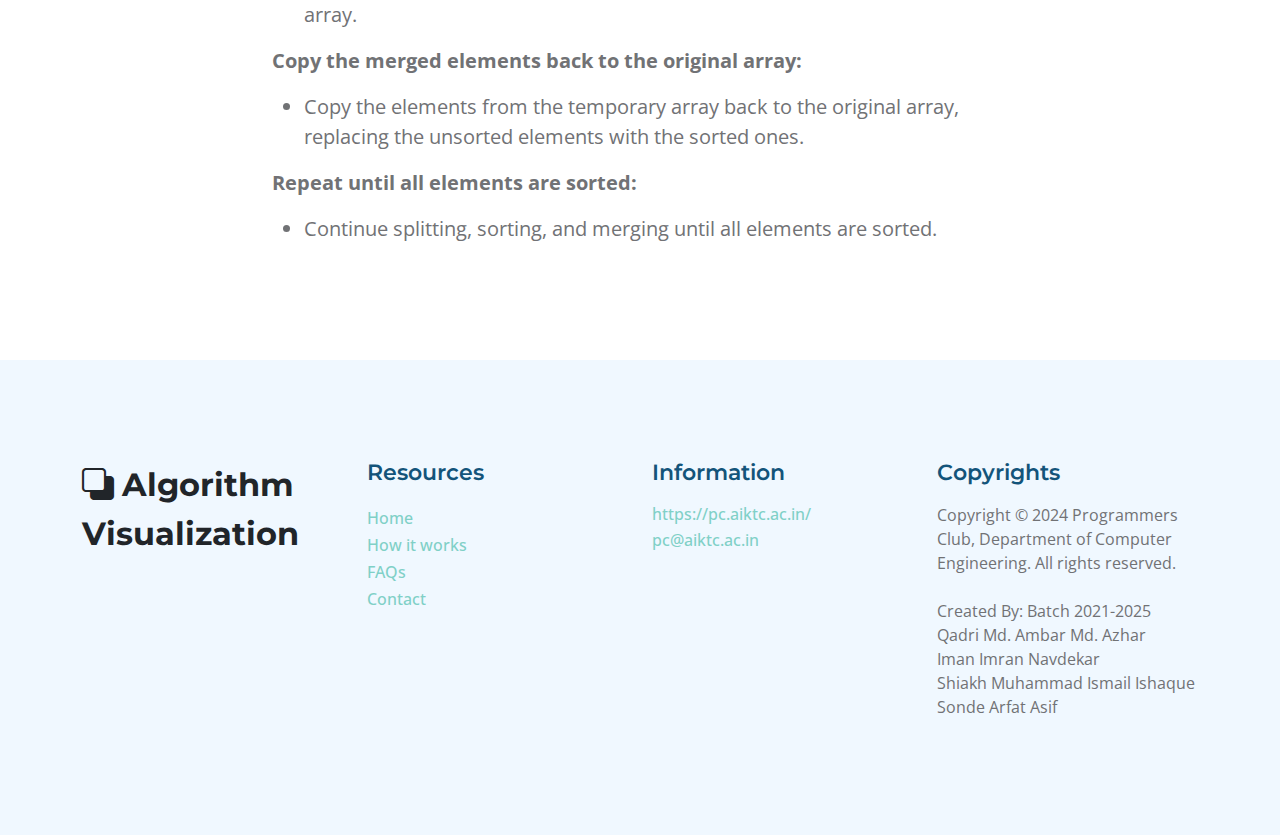
<file: merge_sort_algo.html>
<!DOCTYPE html>
<html lang="en">
  <head>
    <meta charset="utf-8" />
    <meta name="viewport" content="width=device-width, initial-scale=1" />

    <meta name="description" content="" />
    <meta name="author" content="" />

    <title>Merge Sort Algorithm</title>

    <!-- CSS FILES -->
    <link rel="preconnect" href="https://fonts.googleapis.com" />

    <link rel="preconnect" href="https://fonts.gstatic.com" crossorigin />

    <link
      href="https://fonts.googleapis.com/css2?family=Montserrat:wght@500;600;700&family=Open+Sans&display=swap"
      rel="stylesheet"
    />

    <link href="css/bootstrap.min.css" rel="stylesheet" />

    <link href="css/bootstrap-icons.css" rel="stylesheet" />

    <link href="css/templatemo-topic-listing.css" rel="stylesheet" />
    
  </head>

  <body id="top">
    <main>
      <nav class="navbar navbar-expand-lg">
        <div class="container">
          <a class="navbar-brand" href="index.html">
            <i class="bi-back"></i>
            <span>Algorithm<br>Visualization</span>
          </a>

          <div class="d-lg-none ms-auto me-4">
            <a href="#top" class="navbar-icon bi-person smoothscroll"></a>
          </div>

          <button
            class="navbar-toggler"
            type="button"
            data-bs-toggle="collapse"
            data-bs-target="#navbarNav"
            aria-controls="navbarNav"
            aria-expanded="false"
            aria-label="Toggle navigation"
          >
            <span class="navbar-toggler-icon"></span>
          </button>

          <div class="collapse navbar-collapse" id="navbarNav">
            <ul class="navbar-nav ms-lg-5 me-lg-auto">
              <li class="nav-item">
                <a class="nav-link click-scroll" href="index.html#section_1"
                  >Home</a
                >
              </li>

              <li class="nav-item">
                <a class="nav-link click-scroll" href="index.html#section_2"
                  >Browse Algorithms</a
                >
              </li>

              <li class="nav-item">
                <a class="nav-link click-scroll" href="index.html#section_3"
                  >How it works</a
                >
              </li>

              <li class="nav-item">
                <a class="nav-link click-scroll" href="index.html#section_4"
                  >FAQs</a
                >
              </li>
            </div>
          </div>
        </div>
      </nav>

      <header
        class="site-header d-flex flex-column justify-content-center align-items-center"
      >
        <div class="container">
          <div class="row justify-content-center align-items-center">
            <div class="col-lg-5 col-12 mb-5">
              <nav aria-label="breadcrumb">
                <ol class="breadcrumb">
                  <li class="breadcrumb-item">
                    <a href="index.html">Homepage</a>
                  </li>

                  <li class="breadcrumb-item active" aria-current="page">
                    Merge Sort Algorithm
                  </li>
                </ol>
              </nav>

              <h2 class="text-white">
                Introduction to <br />
                Merge Sort Algorithm
              </h2>

              <div class="d-flex align-items-center mt-5">
                <a
                  href="./Divide & Conquer Approach/Merge Sort/Merge Sort/index.html"
                  class="btn custom-btn custom-border-btn smoothscroll me-4"
                  >Run Merge Sort Algorithm</a
                >
              </div>
            </div>

            <div class="col-lg-5 col-12">
              <div class="topics-detail-block bg-white shadow-lg">
                <img
                  src="images/topics/undraw_Finance_re_gnv2.png"
                  class="topics-detail-block-image img-fluid"
                />
              </div>
            </div>
          </div>
        </div>
      </header>

      <section class="topics-detail-section section-padding" id="topics-detail">
        <div class="container">
          <div class="row">
            <div class="col-lg-8 col-12 m-auto">
              <h3 class="mb-4">Introduction to Merge Sort Algorithm</h3>

              <p>
                
              
Merge Sort is a highly efficient sorting algorithm that follows the divide-and-conquer strategy. It begins by dividing the input array into two halves, recursively sorting each half, and then merging the sorted halves back together. The process continues until the entire array is sorted. This divide-and-conquer approach allows Merge Sort to achieve a time complexity of O(n log n), making it one of the fastest sorting algorithms for large datasets. Additionally, Merge Sort is a stable sorting algorithm, meaning that it preserves the relative order of equal elements in the sorted output. This stability is important in applications where the original order of equal elements needs to be maintained.
              </p><br>

              <h3 class="mb-4">Merge Sort Algorithm</h3>
<p><strong>Split the array:</strong>
  <br> Divide the unsorted array into two halves. Calculate the middle index of the array.</p>
<p><strong>Recursively sort the halves:</strong>
   <ul>
      <li>Recursively sort the left half of the array.</li>
      <li>Recursively sort the right half of the array.</li>
   </ul>
</p>
<p><strong>Merge the sorted halves:</strong>
   <ul>
      <li>Compare each element of the two halves.</li>
      <li>Select the smaller (or larger) element and place it into a temporary array.</li>
      <li>Move to the next element in the selected half.</li>
      <li>Repeat this process until all elements are placed in the temporary array.</li>
   </ul>
</p>
<p><strong>Copy remaining elements:</strong>
   <ul>
      <li>If there are remaining elements in either half, copy them to the temporary array.</li>
   </ul>
</p>
<p><strong>Copy the merged elements back to the original array:</strong>
   <ul>
      <li>Copy the elements from the temporary array back to the original array, replacing the unsorted elements with the sorted ones.</li>
   </ul>
</p>
<p><strong>Repeat until all elements are sorted:</strong>
   <ul>
      <li>Continue splitting, sorting, and merging until all elements are sorted.</li>
   </ul>
</p>
            </div>
          </div>
        </div>
      </section>
    </main>

    <footer class="section-padding section-bg">
      <div class="container">
        <div class="row">
          <div class="col-lg-3 col-12 mb-4 pb-2">
            <a class="navbar-brand mb-2" href="index.html">
              <i class="bi-back"></i>
              <span>Algorithm<br>Visualization</span>
            </a>
          </div>

          <div class="col-lg-3 col-md-4 col-6">
            <h6 class="site-footer-title mb-3">Resources</h6>

            <ul class="site-footer-links">
              <li class="site-footer-link-item">
                <a href="#" class="site-footer-link">Home</a>
              </li>

              <li class="site-footer-link-item">
                <a href="#" class="site-footer-link">How it works</a>
              </li>

              <li class="site-footer-link-item">
                <a href="#" class="site-footer-link">FAQs</a>
              </li>

              <li class="site-footer-link-item">
                <a href="#" class="site-footer-link">Contact</a>
              </li>
            </ul>
          </div>

          <div class="col-lg-3 col-md-4 col-6 mb-4 mb-lg-0">
            <h6 class="site-footer-title mb-3">Information</h6>

            <p class="text-white d-flex mb-1">
              <a href="https://pc.aiktc.ac.in/" class="site-footer-link">
                https://pc.aiktc.ac.in/
              </a>
            </p>

            <p class="text-white d-flex">
              <a href="mailto:pc@aiktc.ac.in" class="site-footer-link">
                pc@aiktc.ac.in
              </a>
            </p>
          </div>

          <div class="col-lg-3 col-md-4 col-12 mt-4 mt-lg-0 ms-auto">
            <h6 class="site-footer-title mb-3">Copyrights</h6>
            <p class="copyright-text">
              Copyright © 2024 Programmers Club, Department of Computer Engineering. All rights reserved.
              <br /><br />Created By: Batch 2021-2025<br>
              Qadri Md. Ambar Md. Azhar<br>
              Iman Imran Navdekar<br>
              Shiakh Muhammad Ismail Ishaque<br>
              Sonde Arfat Asif

            </p>
          </div>
        </div>
      </div>
    </footer>

    <!-- JAVASCRIPT FILES -->
    <script src="js/jquery.min.js"></script>
    <script src="js/bootstrap.bundle.min.js"></script>
    <script src="js/jquery.sticky.js"></script>
    <script src="js/custom.js"></script>
  </body>
</html>
</file>
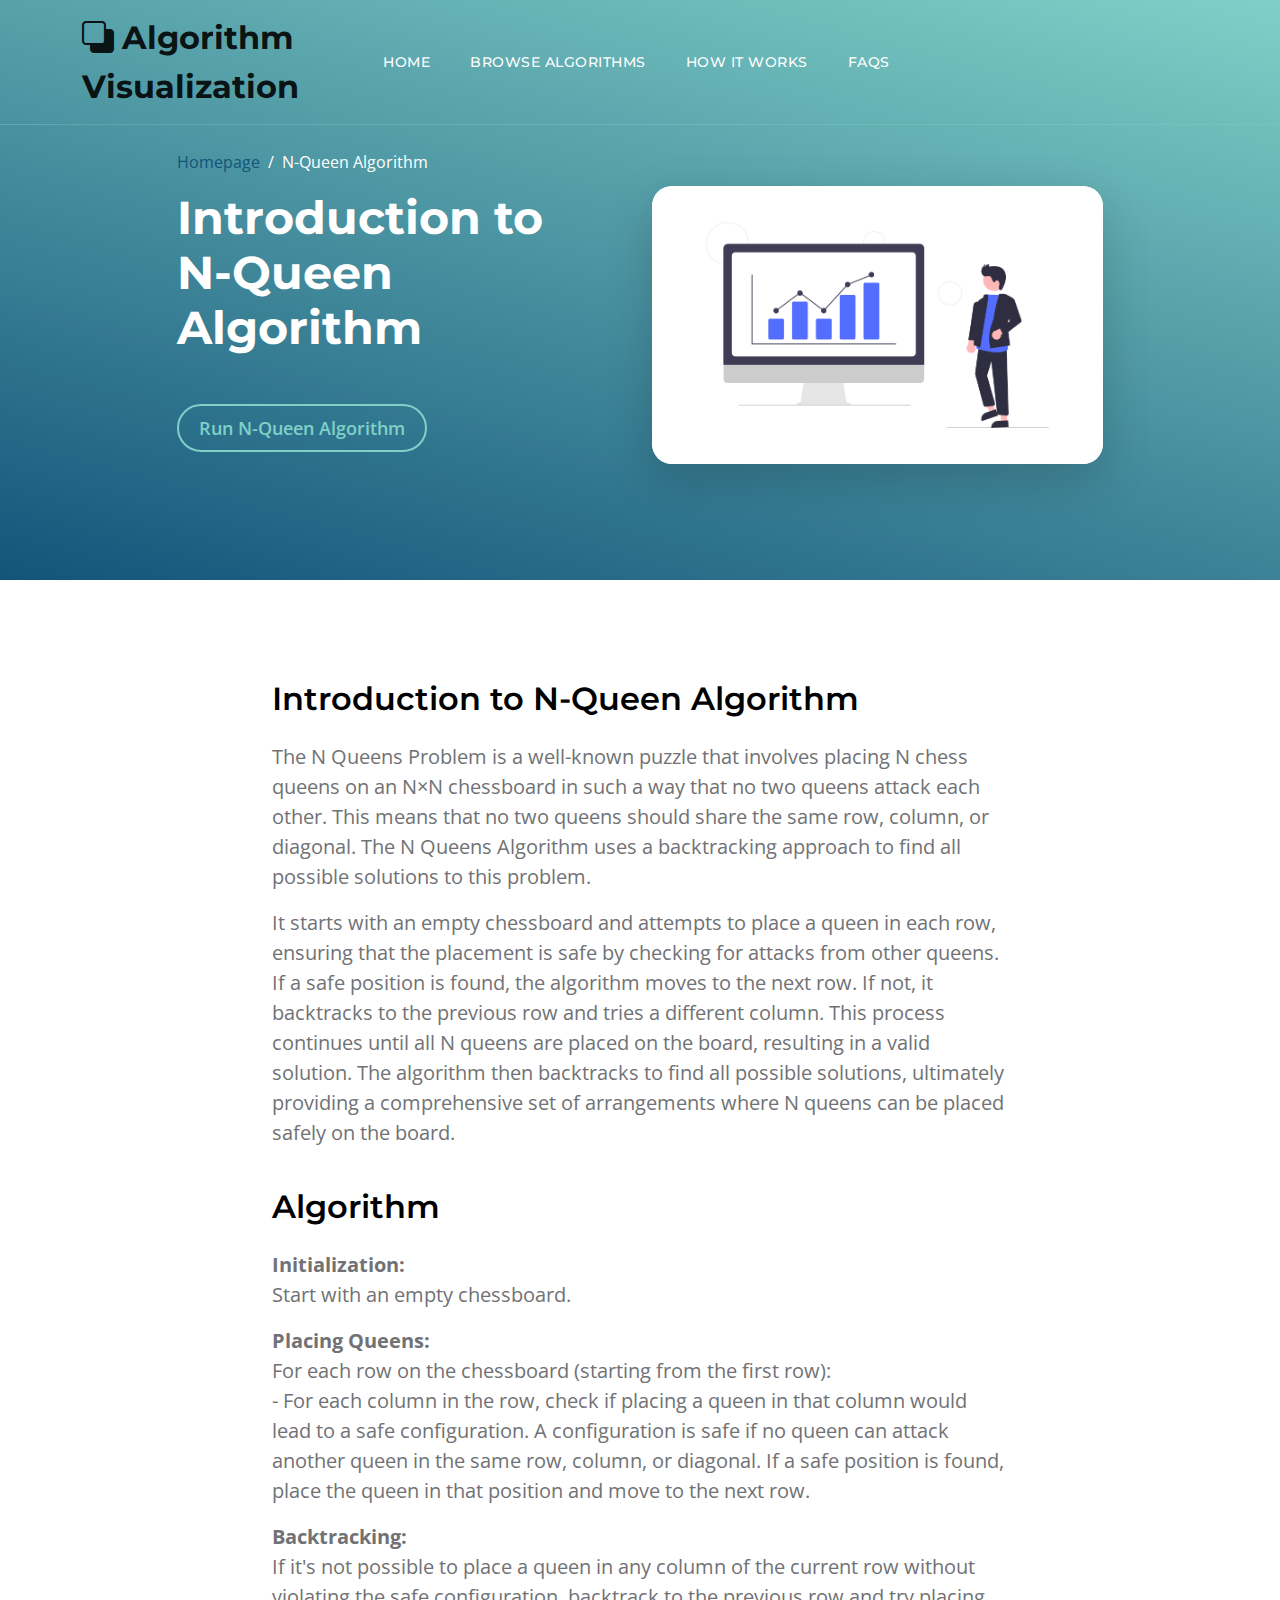
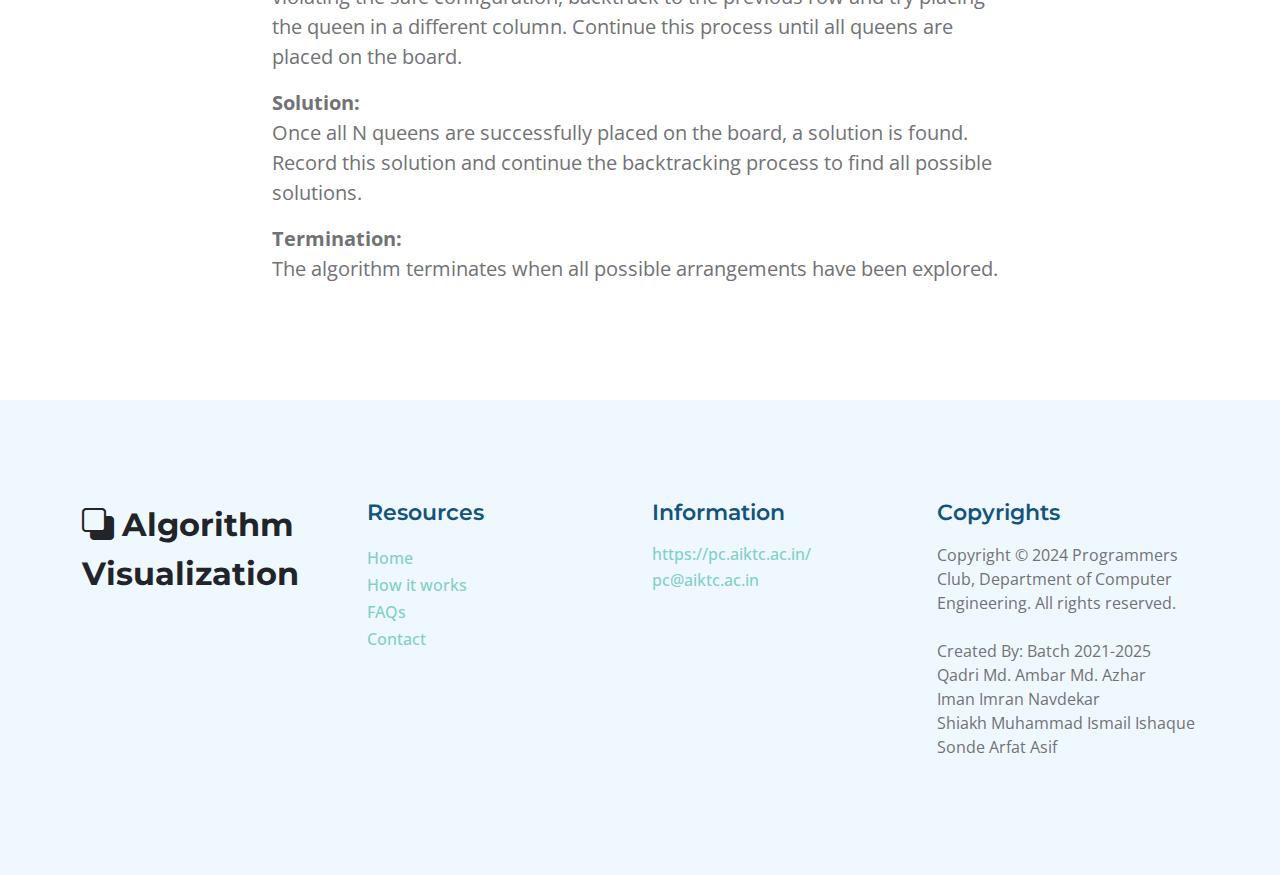
<file: n_queen_algo.html>
<!DOCTYPE html>
<html lang="en">
  <head>
    <meta charset="utf-8" />
    <meta name="viewport" content="width=device-width, initial-scale=1" />

    <meta name="description" content="" />
    <meta name="author" content="" />

    <title>N-Queen Algorithm</title>

    <!-- CSS FILES -->
    <link rel="preconnect" href="https://fonts.googleapis.com" />

    <link rel="preconnect" href="https://fonts.gstatic.com" crossorigin />

    <link
      href="https://fonts.googleapis.com/css2?family=Montserrat:wght@500;600;700&family=Open+Sans&display=swap"
      rel="stylesheet"
    />

    <link href="css/bootstrap.min.css" rel="stylesheet" />

    <link href="css/bootstrap-icons.css" rel="stylesheet" />

    <link href="css/templatemo-topic-listing.css" rel="stylesheet" />
    
  </head>

  <body id="top">
    <main>
      <nav class="navbar navbar-expand-lg">
        <div class="container">
          <a class="navbar-brand" href="index.html">
            <i class="bi-back"></i>
            <span>Algorithm<br>Visualization</span>
          </a>

          <div class="d-lg-none ms-auto me-4">
            <a href="#top" class="navbar-icon bi-person smoothscroll"></a>
          </div>

          <button
            class="navbar-toggler"
            type="button"
            data-bs-toggle="collapse"
            data-bs-target="#navbarNav"
            aria-controls="navbarNav"
            aria-expanded="false"
            aria-label="Toggle navigation"
          >
            <span class="navbar-toggler-icon"></span>
          </button>

          <div class="collapse navbar-collapse" id="navbarNav">
            <ul class="navbar-nav ms-lg-5 me-lg-auto">
              <li class="nav-item">
                <a class="nav-link click-scroll" href="index.html#section_1"
                  >Home</a
                >
              </li>

              <li class="nav-item">
                <a class="nav-link click-scroll" href="index.html#section_2"
                  >Browse Algorithms</a
                >
              </li>

              <li class="nav-item">
                <a class="nav-link click-scroll" href="index.html#section_3"
                  >How it works</a
                >
              </li>

              <li class="nav-item">
                <a class="nav-link click-scroll" href="index.html#section_4"
                  >FAQs</a
                >
              </li>
            </div>
          </div>
        </div>
      </nav>

      <header
        class="site-header d-flex flex-column justify-content-center align-items-center"
      >
        <div class="container">
          <div class="row justify-content-center align-items-center">
            <div class="col-lg-5 col-12 mb-5">
              <nav aria-label="breadcrumb">
                <ol class="breadcrumb">
                  <li class="breadcrumb-item">
                    <a href="index.html">Homepage</a>
                  </li>

                  <li class="breadcrumb-item active" aria-current="page">
                    N-Queen Algorithm
                  </li>
                </ol>
              </nav>

              <h2 class="text-white">
                Introduction to <br />
                N-Queen Algorithm
              </h2>

              <div class="d-flex align-items-center mt-5">
                <a
                  href="./Backtracking Approach/N-Queens Algorithm/index.html"
                  class="btn custom-btn custom-border-btn smoothscroll me-4"
                  >Run N-Queen Algorithm</a
                >
              </div>
            </div>

            <div class="col-lg-5 col-12">
              <div class="topics-detail-block bg-white shadow-lg">
                <img
                  src="images/topics/undraw_Finance_re_gnv2.png"
                  class="topics-detail-block-image img-fluid"
                />
              </div>
            </div>
          </div>
        </div>
      </header>

      <section class="topics-detail-section section-padding" id="topics-detail">
        <div class="container">
          <div class="row">
            <div class="col-lg-8 col-12 m-auto">
              <h3 class="mb-4">Introduction to N-Queen Algorithm</h3>

              <p>
                
              The N Queens Problem is a well-known puzzle that involves placing N chess queens on an N×N chessboard in such a way that no two queens attack each other. This means that no two queens should share the same row, column, or diagonal. The N Queens Algorithm uses a backtracking approach to find all possible solutions to this problem.
              </p>

              <p>
                It starts with an empty chessboard and attempts to place a queen in each row, ensuring that the placement is safe by checking for attacks from other queens. If a safe position is found, the algorithm moves to the next row. If not, it backtracks to the previous row and tries a different column. This process continues until all N queens are placed on the board, resulting in a valid solution. The algorithm then backtracks to find all possible solutions, ultimately providing a comprehensive set of arrangements where N queens can be placed safely on the board.
              </p> <br>

              <h3 class="mb-4">Algorithm</h3>
<p><strong>Initialization:</strong><br>
    Start with an empty chessboard.
</p>
<p><strong>Placing Queens:</strong><br>
    For each row on the chessboard (starting from the first row):
    <br>
    - For each column in the row, check if placing a queen in that column would lead to a safe configuration. A configuration is safe if no queen can attack another queen in the same row, column, or diagonal. If a safe position is found, place the queen in that position and move to the next row.
</p>
<p><strong>Backtracking:</strong><br>
    If it's not possible to place a queen in any column of the current row without violating the safe configuration, backtrack to the previous row and try placing the queen in a different column. Continue this process until all queens are placed on the board.
</p>
<p><strong>Solution:</strong><br>
    Once all N queens are successfully placed on the board, a solution is found. Record this solution and continue the backtracking process to find all possible solutions.
</p>
<p><strong>Termination:</strong><br>
    The algorithm terminates when all possible arrangements have been explored.
</p>
            </div>
          </div>
        </div>
      </section>
    </main>

    <footer class="section-padding section-bg">
      <div class="container">
        <div class="row">
          <div class="col-lg-3 col-12 mb-4 pb-2">
            <a class="navbar-brand mb-2" href="index.html">
              <i class="bi-back"></i>
              <span>Algorithm<br>Visualization</span>
            </a>
          </div>

          <div class="col-lg-3 col-md-4 col-6">
            <h6 class="site-footer-title mb-3">Resources</h6>

            <ul class="site-footer-links">
              <li class="site-footer-link-item">
                <a href="#" class="site-footer-link">Home</a>
              </li>

              <li class="site-footer-link-item">
                <a href="#" class="site-footer-link">How it works</a>
              </li>

              <li class="site-footer-link-item">
                <a href="#" class="site-footer-link">FAQs</a>
              </li>

              <li class="site-footer-link-item">
                <a href="#" class="site-footer-link">Contact</a>
              </li>
            </ul>
          </div>

          <div class="col-lg-3 col-md-4 col-6 mb-4 mb-lg-0">
            <h6 class="site-footer-title mb-3">Information</h6>

            <p class="text-white d-flex mb-1">
              <a href="https://pc.aiktc.ac.in/" class="site-footer-link">
                https://pc.aiktc.ac.in/
              </a>
            </p>

            <p class="text-white d-flex">
              <a href="mailto:pc@aiktc.ac.in" class="site-footer-link">
                pc@aiktc.ac.in
              </a>
            </p>
          </div>

          <div class="col-lg-3 col-md-4 col-12 mt-4 mt-lg-0 ms-auto">
            <h6 class="site-footer-title mb-3">Copyrights</h6>
            <p class="copyright-text">
              Copyright © 2024 Programmers Club, Department of Computer Engineering. All rights reserved.
              <br /><br />Created By: Batch 2021-2025<br>
              Qadri Md. Ambar Md. Azhar<br>
              Iman Imran Navdekar<br>
              Shiakh Muhammad Ismail Ishaque<br>
              Sonde Arfat Asif

            </p>
          </div>
        </div>
      </div>
    </footer>

    <!-- JAVASCRIPT FILES -->
    <script src="js/jquery.min.js"></script>
    <script src="js/bootstrap.bundle.min.js"></script>
    <script src="js/jquery.sticky.js"></script>
    <script src="js/custom.js"></script>
  </body>
</html>
</file>
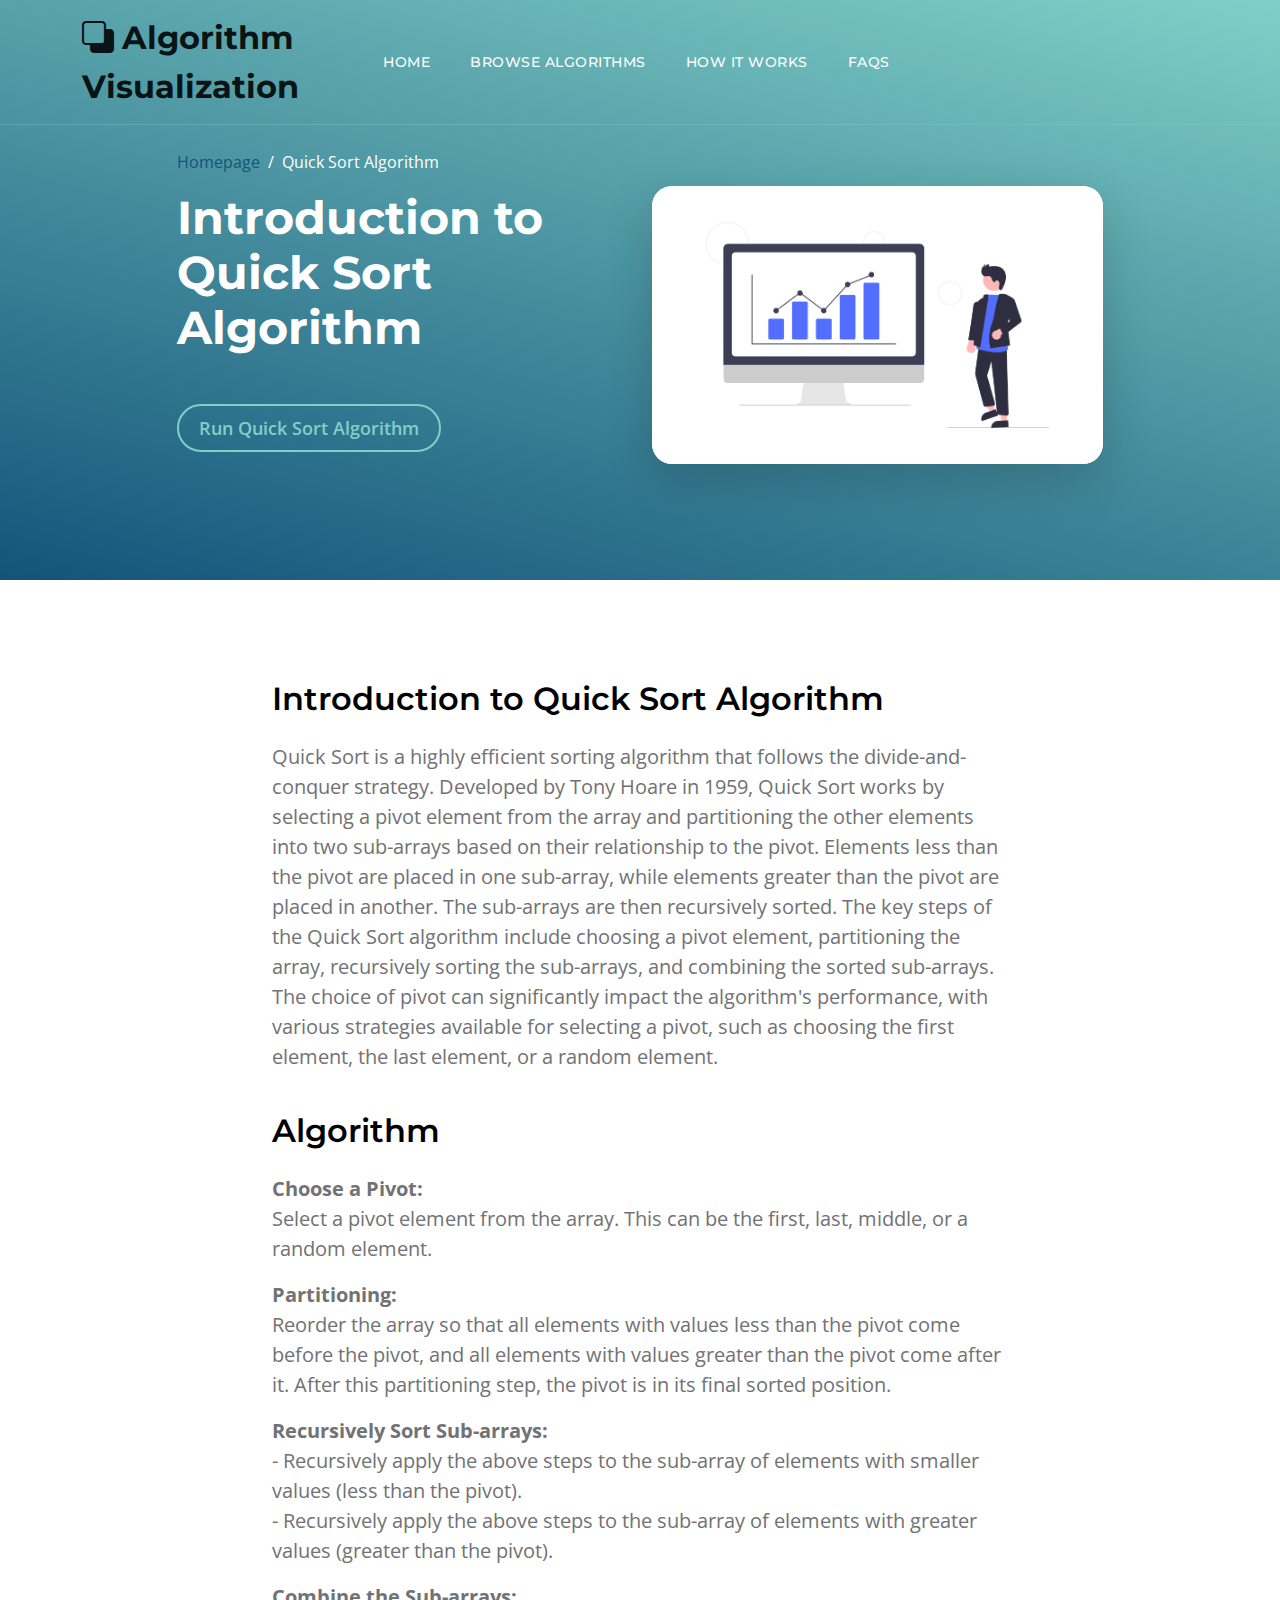
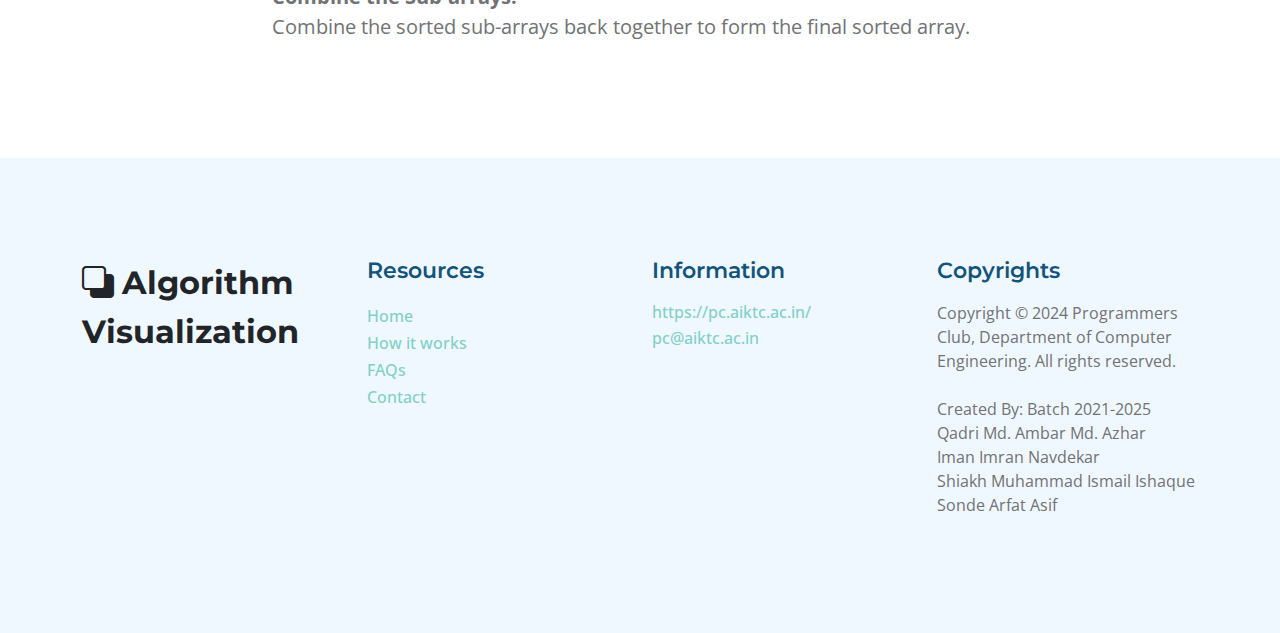
<file: quick_sort_algo.html>
<!DOCTYPE html>
<html lang="en">
  <head>
    <meta charset="utf-8" />
    <meta name="viewport" content="width=device-width, initial-scale=1" />

    <meta name="description" content="" />
    <meta name="author" content="" />

    <title>Quick Sort Algorithm</title>

    <!-- CSS FILES -->
    <link rel="preconnect" href="https://fonts.googleapis.com" />

    <link rel="preconnect" href="https://fonts.gstatic.com" crossorigin />

    <link
      href="https://fonts.googleapis.com/css2?family=Montserrat:wght@500;600;700&family=Open+Sans&display=swap"
      rel="stylesheet"
    />

    <link href="css/bootstrap.min.css" rel="stylesheet" />

    <link href="css/bootstrap-icons.css" rel="stylesheet" />

    <link href="css/templatemo-topic-listing.css" rel="stylesheet" />
    
  </head>

  <body id="top">
    <main>
      <nav class="navbar navbar-expand-lg">
        <div class="container">
          <a class="navbar-brand" href="index.html">
            <i class="bi-back"></i>
            <span>Algorithm<br>Visualization</span>
          </a>

          <div class="d-lg-none ms-auto me-4">
            <a href="#top" class="navbar-icon bi-person smoothscroll"></a>
          </div>

          <button
            class="navbar-toggler"
            type="button"
            data-bs-toggle="collapse"
            data-bs-target="#navbarNav"
            aria-controls="navbarNav"
            aria-expanded="false"
            aria-label="Toggle navigation"
          >
            <span class="navbar-toggler-icon"></span>
          </button>

          <div class="collapse navbar-collapse" id="navbarNav">
            <ul class="navbar-nav ms-lg-5 me-lg-auto">
              <li class="nav-item">
                <a class="nav-link click-scroll" href="index.html#section_1"
                  >Home</a
                >
              </li>

              <li class="nav-item">
                <a class="nav-link click-scroll" href="index.html#section_2"
                  >Browse Algorithms</a
                >
              </li>

              <li class="nav-item">
                <a class="nav-link click-scroll" href="index.html#section_3"
                  >How it works</a
                >
              </li>

              <li class="nav-item">
                <a class="nav-link click-scroll" href="index.html#section_4"
                  >FAQs</a
                >
              </li>
            </div>
          </div>
        </div>
      </nav>

      <header
        class="site-header d-flex flex-column justify-content-center align-items-center"
      >
        <div class="container">
          <div class="row justify-content-center align-items-center">
            <div class="col-lg-5 col-12 mb-5">
              <nav aria-label="breadcrumb">
                <ol class="breadcrumb">
                  <li class="breadcrumb-item">
                    <a href="index.html">Homepage</a>
                  </li>

                  <li class="breadcrumb-item active" aria-current="page">
                    Quick Sort Algorithm
                  </li>
                </ol>
              </nav>

              <h2 class="text-white">
                Introduction to <br />
                Quick Sort Algorithm
              </h2>

              <div class="d-flex align-items-center mt-5">
                <a
                  href="./Divide & Conquer Approach/Quick sort/quick sort/index.html"
                  class="btn custom-btn custom-border-btn smoothscroll me-4"
                  >Run Quick Sort Algorithm</a
                >
              </div>
            </div>

            <div class="col-lg-5 col-12">
              <div class="topics-detail-block bg-white shadow-lg">
                <img
                  src="images/topics/undraw_Finance_re_gnv2.png"
                  class="topics-detail-block-image img-fluid"
                />
              </div>
            </div>
          </div>
        </div>
      </header>

      <section class="topics-detail-section section-padding" id="topics-detail">
        <div class="container">
          <div class="row">
            <div class="col-lg-8 col-12 m-auto">
              <h3 class="mb-4">Introduction to Quick Sort Algorithm</h3>

              <p>
                
              
                Quick Sort is a highly efficient sorting algorithm that follows the divide-and-conquer strategy. Developed by Tony Hoare in 1959, Quick Sort works by selecting a pivot element from the array and partitioning the other elements into two sub-arrays based on their relationship to the pivot. Elements less than the pivot are placed in one sub-array, while elements greater than the pivot are placed in another. The sub-arrays are then recursively sorted.
                The key steps of the Quick Sort algorithm include choosing a pivot element, partitioning the array, recursively sorting the sub-arrays, and combining the sorted sub-arrays. The choice of pivot can significantly impact the algorithm's performance, with various strategies available for selecting a pivot, such as choosing the first element, the last element, or a random element.
              </p><br>

              <h3 class="mb-4">Algorithm</h3>
<p><strong>Choose a Pivot:</strong><br>
   Select a pivot element from the array. This can be the first, last, middle, or a random element.
</p>
<p><strong>Partitioning:</strong><br>
   Reorder the array so that all elements with values less than the pivot come before the pivot, and all elements with values greater than the pivot come after it. After this partitioning step, the pivot is in its final sorted position.
</p>
<p><strong>Recursively Sort Sub-arrays:</strong><br>
   - Recursively apply the above steps to the sub-array of elements with smaller values (less than the pivot).<br>
   - Recursively apply the above steps to the sub-array of elements with greater values (greater than the pivot).
</p>
<p><strong>Combine the Sub-arrays:</strong><br>
   Combine the sorted sub-arrays back together to form the final sorted array.
</p>
            </div>
          </div>
        </div>
      </section>
    </main>

    <footer class="section-padding section-bg">
      <div class="container">
        <div class="row">
          <div class="col-lg-3 col-12 mb-4 pb-2">
            <a class="navbar-brand mb-2" href="index.html">
              <i class="bi-back"></i>
              <span>Algorithm<br>Visualization</span>
            </a>
          </div>

          <div class="col-lg-3 col-md-4 col-6">
            <h6 class="site-footer-title mb-3">Resources</h6>

            <ul class="site-footer-links">
              <li class="site-footer-link-item">
                <a href="#" class="site-footer-link">Home</a>
              </li>

              <li class="site-footer-link-item">
                <a href="#" class="site-footer-link">How it works</a>
              </li>

              <li class="site-footer-link-item">
                <a href="#" class="site-footer-link">FAQs</a>
              </li>

              <li class="site-footer-link-item">
                <a href="#" class="site-footer-link">Contact</a>
              </li>
            </ul>
          </div>

          <div class="col-lg-3 col-md-4 col-6 mb-4 mb-lg-0">
            <h6 class="site-footer-title mb-3">Information</h6>

            <p class="text-white d-flex mb-1">
              <a href="https://pc.aiktc.ac.in/" class="site-footer-link">
                https://pc.aiktc.ac.in/
              </a>
            </p>

            <p class="text-white d-flex">
              <a href="mailto:pc@aiktc.ac.in" class="site-footer-link">
                pc@aiktc.ac.in
              </a>
            </p>
          </div>

          <div class="col-lg-3 col-md-4 col-12 mt-4 mt-lg-0 ms-auto">
            <h6 class="site-footer-title mb-3">Copyrights</h6>
            <p class="copyright-text">
              Copyright © 2024 Programmers Club, Department of Computer Engineering. All rights reserved.
              <br /><br />Created By: Batch 2021-2025<br>
              Qadri Md. Ambar Md. Azhar<br>
              Iman Imran Navdekar<br>
              Shiakh Muhammad Ismail Ishaque<br>
              Sonde Arfat Asif

            </p>
          </div>
        </div>
      </div>
    </footer>

    <!-- JAVASCRIPT FILES -->
    <script src="js/jquery.min.js"></script>
    <script src="js/bootstrap.bundle.min.js"></script>
    <script src="js/jquery.sticky.js"></script>
    <script src="js/custom.js"></script>
  </body>
</html>
</file>
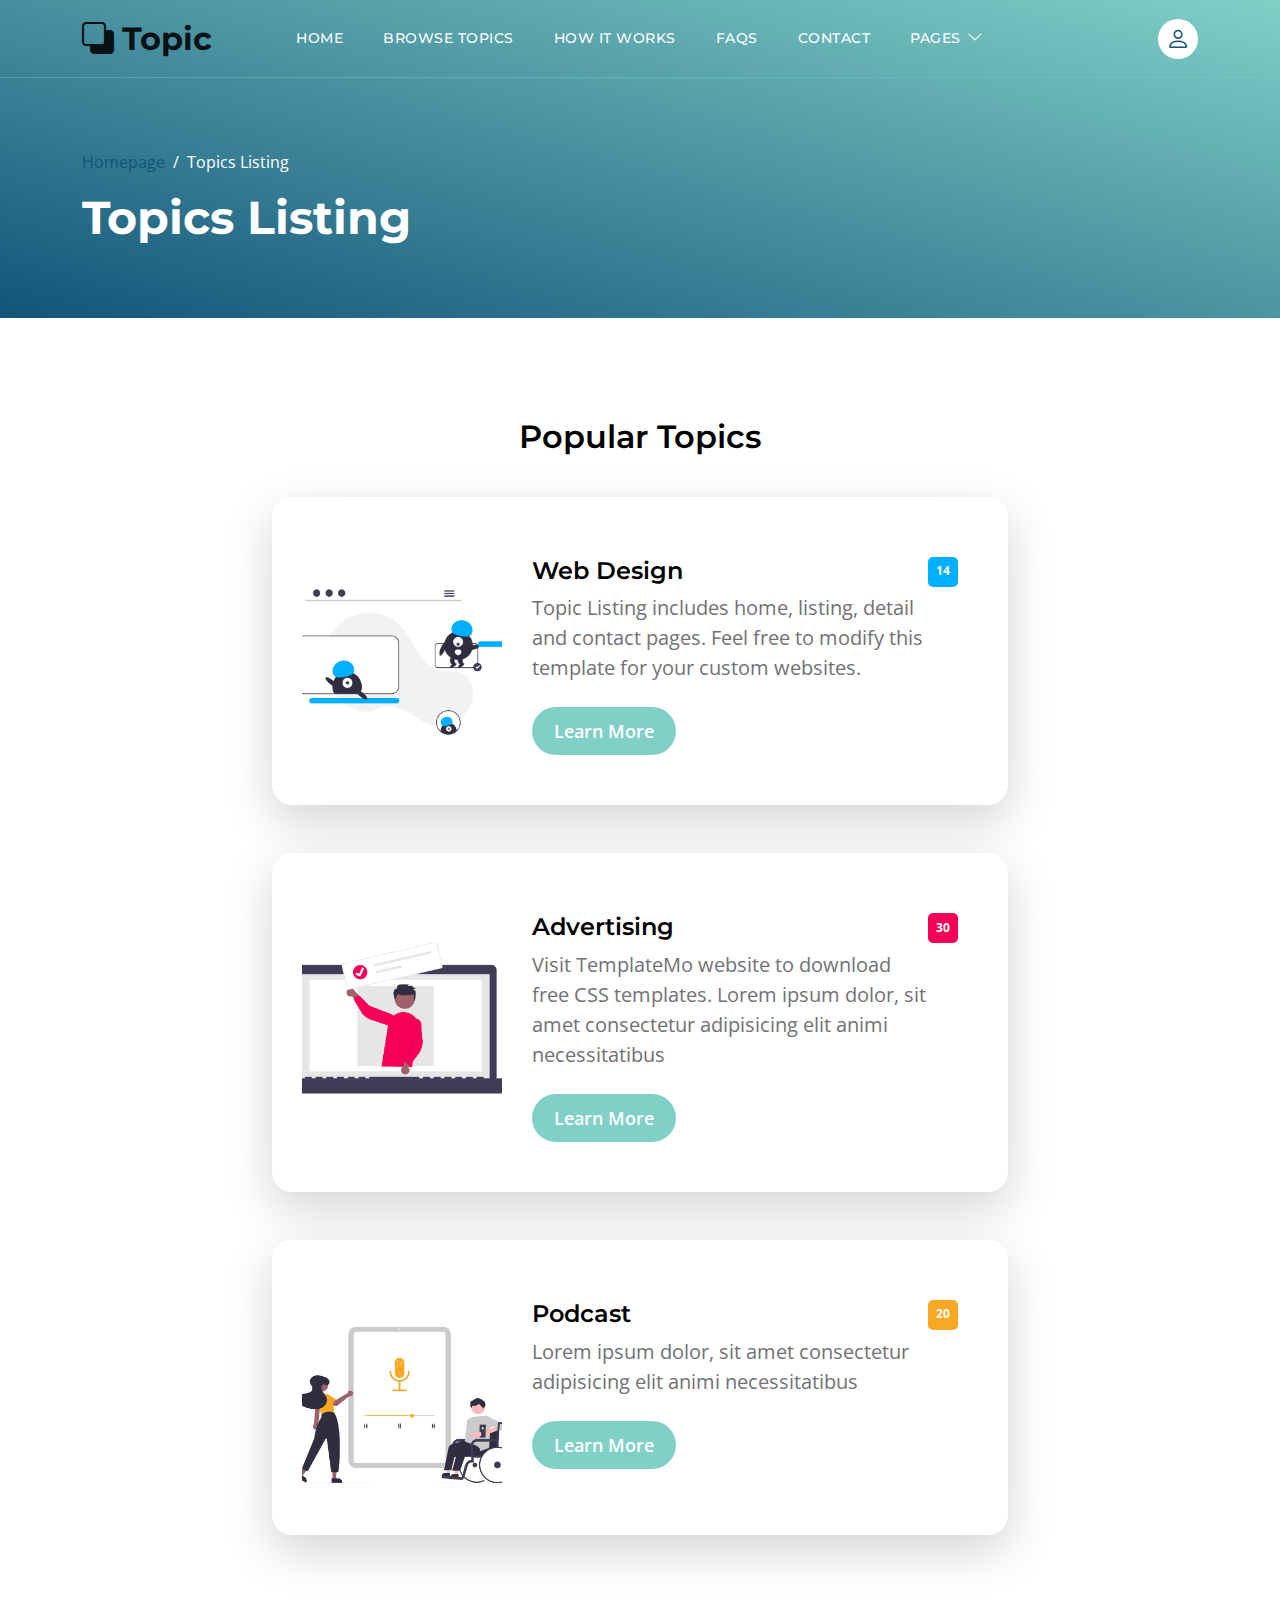
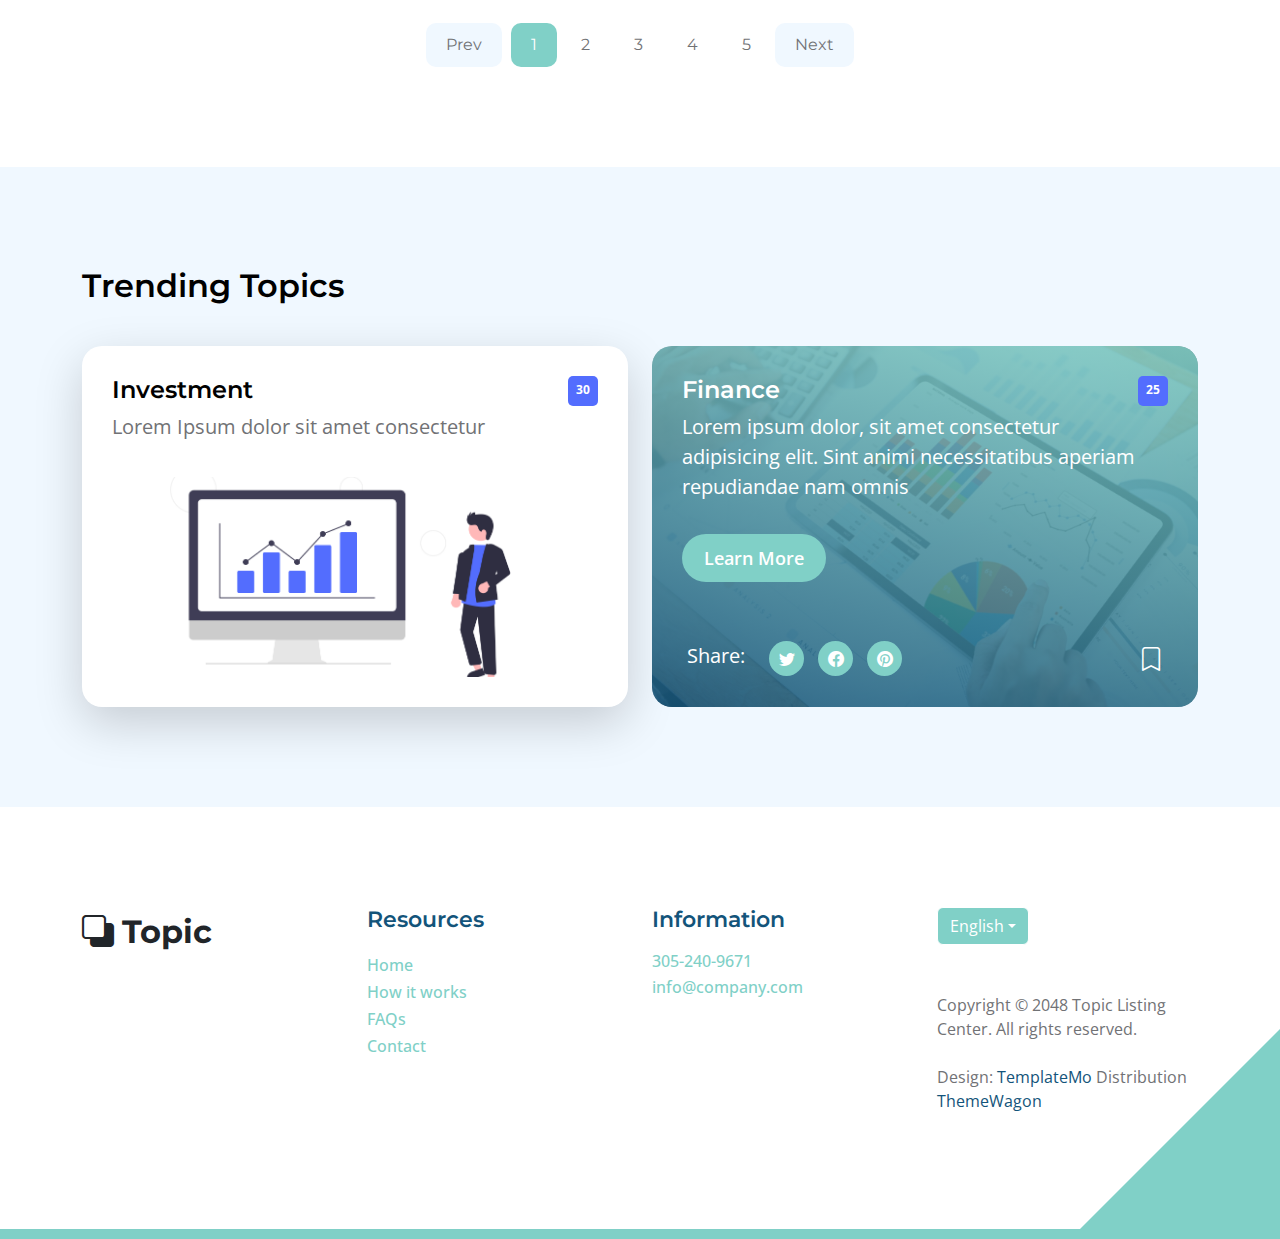
<file: topics-listing.html>
<!doctype html>
<html lang="en">
    <head>
        <meta charset="utf-8">
        <meta name="viewport" content="width=device-width, initial-scale=1">

        <meta name="description" content="">
        <meta name="author" content="">

        <title>Topic Listing Page</title>

        <!-- CSS FILES -->        
        <link rel="preconnect" href="https://fonts.googleapis.com">
        
        <link rel="preconnect" href="https://fonts.gstatic.com" crossorigin>

        <link href="https://fonts.googleapis.com/css2?family=Montserrat:wght@500;600;700&family=Open+Sans&display=swap" rel="stylesheet">
                        
        <link href="css/bootstrap.min.css" rel="stylesheet">

        <link href="css/bootstrap-icons.css" rel="stylesheet">

        <link href="css/templatemo-topic-listing.css" rel="stylesheet">
<!--

TemplateMo 590 topic listing

https://templatemo.com/tm-590-topic-listing

-->
    </head>
    
    <body class="topics-listing-page" id="top">

        <main>

            <nav class="navbar navbar-expand-lg">
                <div class="container">
                    <a class="navbar-brand" href="index.html">
                        <i class="bi-back"></i>
                        <span>Topic</span>
                    </a>

                    <div class="d-lg-none ms-auto me-4">
                        <a href="#top" class="navbar-icon bi-person smoothscroll"></a>
                    </div>
    
                    <button class="navbar-toggler" type="button" data-bs-toggle="collapse" data-bs-target="#navbarNav" aria-controls="navbarNav" aria-expanded="false" aria-label="Toggle navigation">
                        <span class="navbar-toggler-icon"></span>
                    </button>
    
                    <div class="collapse navbar-collapse" id="navbarNav">
                        <ul class="navbar-nav ms-lg-5 me-lg-auto">
                            <li class="nav-item">
                                <a class="nav-link click-scroll" href="index.html#section_1">Home</a>
                            </li>

                            <li class="nav-item">
                                <a class="nav-link click-scroll" href="index.html#section_2">Browse Topics</a>
                            </li>
    
                            <li class="nav-item">
                                <a class="nav-link click-scroll" href="index.html#section_3">How it works</a>
                            </li>

                            <li class="nav-item">
                                <a class="nav-link click-scroll" href="index.html#section_4">FAQs</a>
                            </li>
    
                            <li class="nav-item">
                                <a class="nav-link click-scroll" href="index.html#section_5">Contact</a>
                            </li>

                            <li class="nav-item dropdown">
                                <a class="nav-link dropdown-toggle" href="#section_5" id="navbarLightDropdownMenuLink" role="button" data-bs-toggle="dropdown" aria-expanded="false">Pages</a>

                                <ul class="dropdown-menu dropdown-menu-light" aria-labelledby="navbarLightDropdownMenuLink">
                                    <li><a class="dropdown-item active" href="topics-listing.html">Topics Listing</a></li>

                                    <li><a class="dropdown-item" href="contact.html">Contact Form</a></li>
                                </ul>
                            </li>
                        </ul>

                        <div class="d-none d-lg-block">
                            <a href="#top" class="navbar-icon bi-person smoothscroll"></a>
                        </div>
                    </div>
                </div>
            </nav>


            <header class="site-header d-flex flex-column justify-content-center align-items-center">
                <div class="container">
                    <div class="row align-items-center">

                        <div class="col-lg-5 col-12">
                            <nav aria-label="breadcrumb">
                                <ol class="breadcrumb">
                                    <li class="breadcrumb-item"><a href="index.html">Homepage</a></li>

                                    <li class="breadcrumb-item active" aria-current="page">Topics Listing</li>
                                </ol>
                            </nav>

                            <h2 class="text-white">Topics Listing</h2>
                        </div>

                    </div>
                </div>
            </header>


            <section class="section-padding">
                <div class="container">
                    <div class="row">

                        <div class="col-lg-12 col-12 text-center">
                            <h3 class="mb-4">Popular Topics</h3>
                        </div>

                        <div class="col-lg-8 col-12 mt-3 mx-auto">
                            <div class="custom-block custom-block-topics-listing bg-white shadow-lg mb-5">
                                <div class="d-flex">
                                    <img src="images/topics/undraw_Remote_design_team_re_urdx.png" class="custom-block-image img-fluid" alt="">

                                    <div class="custom-block-topics-listing-info d-flex">
                                        <div>
                                            <h5 class="mb-2">Web Design</h5>

                                            <p class="mb-0">Topic Listing includes home, listing, detail and contact pages. Feel free to modify this template for your custom websites.</p>

                                            <a href="topics-detail.html" class="btn custom-btn mt-3 mt-lg-4">Learn More</a>
                                        </div>

                                        <span class="badge bg-design rounded-pill ms-auto">14</span>
                                    </div>
                                </div>
                            </div>

                            <div class="custom-block custom-block-topics-listing bg-white shadow-lg mb-5">
                                <div class="d-flex">
                                    <img src="images/topics/undraw_online_ad_re_ol62.png" class="custom-block-image img-fluid" alt="">

                                    <div class="custom-block-topics-listing-info d-flex">
                                        <div>
                                            <h5 class="mb-2">Advertising</h5>

                                            <p class="mb-0">Visit TemplateMo website to download free CSS templates. Lorem ipsum dolor, sit amet consectetur adipisicing elit animi necessitatibus</p>

                                            <a href="topics-detail.html" class="btn custom-btn mt-3 mt-lg-4">Learn More</a>
                                        </div>

                                        <span class="badge bg-advertising rounded-pill ms-auto">30</span>
                                    </div>
                                </div>
                            </div>

                            <div class="custom-block custom-block-topics-listing bg-white shadow-lg mb-5">
                                <div class="d-flex">
                                    <img src="images/topics/undraw_Podcast_audience_re_4i5q.png" class="custom-block-image img-fluid" alt="">

                                    <div class="custom-block-topics-listing-info d-flex">
                                        <div>
                                            <h5 class="mb-2">Podcast</h5>

                                            <p class="mb-0">Lorem ipsum dolor, sit amet consectetur adipisicing elit animi necessitatibus</p>

                                            <a href="topics-detail.html" class="btn custom-btn mt-3 mt-lg-4">Learn More</a>
                                        </div>

                                        <span class="badge bg-music rounded-pill ms-auto">20</span>
                                    </div>
                                </div>
                            </div>
                        </div>

                        <div class="col-lg-12 col-12">
                            <nav aria-label="Page navigation example">
                                <ul class="pagination justify-content-center mb-0">
                                    <li class="page-item">
                                        <a class="page-link" href="#" aria-label="Previous">
                                            <span aria-hidden="true">Prev</span>
                                        </a>
                                    </li>

                                    <li class="page-item active" aria-current="page">
                                        <a class="page-link" href="#">1</a>
                                    </li>
                                    
                                    <li class="page-item">
                                        <a class="page-link" href="#">2</a>
                                    </li>
                                    
                                    <li class="page-item">
                                        <a class="page-link" href="#">3</a>
                                    </li>

                                    <li class="page-item">
                                        <a class="page-link" href="#">4</a>
                                    </li>

                                    <li class="page-item">
                                        <a class="page-link" href="#">5</a>
                                    </li>
                                    
                                    <li class="page-item">
                                        <a class="page-link" href="#" aria-label="Next">
                                            <span aria-hidden="true">Next</span>
                                        </a>
                                    </li>
                                </ul>
                            </nav>
                        </div>

                    </div>
                </div>
            </section>


            <section class="section-padding section-bg">
                <div class="container">
                    <div class="row">

                        <div class="col-lg-12 col-12">
                            <h3 class="mb-4">Trending Topics</h3>
                        </div>

                        <div class="col-lg-6 col-md-6 col-12 mt-3 mb-4 mb-lg-0">
                            <div class="custom-block bg-white shadow-lg">
                                <a href="topics-detail.html">
                                    <div class="d-flex">
                                        <div>
                                            <h5 class="mb-2">Investment</h5>

                                            <p class="mb-0">Lorem Ipsum dolor sit amet consectetur</p>
                                        </div>

                                        <span class="badge bg-finance rounded-pill ms-auto">30</span>
                                    </div>

                                    <img src="images/topics/undraw_Finance_re_gnv2.png" class="custom-block-image img-fluid" alt="">
                                </a>
                            </div>
                        </div>

                        <div class="col-lg-6 col-md-6 col-12 mt-lg-3">
                            <div class="custom-block custom-block-overlay">
                                <div class="d-flex flex-column h-100">
                                    <img src="images/businesswoman-using-tablet-analysis.jpg" class="custom-block-image img-fluid" alt="">

                                    <div class="custom-block-overlay-text d-flex">
                                        <div>
                                            <h5 class="text-white mb-2">Finance</h5>

                                            <p class="text-white">Lorem ipsum dolor, sit amet consectetur adipisicing elit. Sint animi necessitatibus aperiam repudiandae nam omnis</p>

                                            <a href="topics-detail.html" class="btn custom-btn mt-2 mt-lg-3">Learn More</a>
                                        </div>

                                        <span class="badge bg-finance rounded-pill ms-auto">25</span>
                                    </div>

                                    <div class="social-share d-flex">
                                        <p class="text-white me-4">Share:</p>

                                        <ul class="social-icon">
                                            <li class="social-icon-item">
                                                <a href="#" class="social-icon-link bi-twitter"></a>
                                            </li>

                                            <li class="social-icon-item">
                                                <a href="#" class="social-icon-link bi-facebook"></a>
                                            </li>

                                            <li class="social-icon-item">
                                                <a href="#" class="social-icon-link bi-pinterest"></a>
                                            </li>
                                        </ul>

                                        <a href="#" class="custom-icon bi-bookmark ms-auto"></a>
                                    </div>

                                    <div class="section-overlay"></div>
                                </div>
                            </div>
                        </div>

                    </div>
                </div>
            </section>
        </main>

		<footer class="site-footer section-padding">
            <div class="container">
                <div class="row">

                    <div class="col-lg-3 col-12 mb-4 pb-2">
                        <a class="navbar-brand mb-2" href="index.html">
                            <i class="bi-back"></i>
                            <span>Topic</span>
                        </a>
                    </div>

                    <div class="col-lg-3 col-md-4 col-6">
                        <h6 class="site-footer-title mb-3">Resources</h6>

                        <ul class="site-footer-links">
                            <li class="site-footer-link-item">
                                <a href="#" class="site-footer-link">Home</a>
                            </li>

                            <li class="site-footer-link-item">
                                <a href="#" class="site-footer-link">How it works</a>
                            </li>

                            <li class="site-footer-link-item">
                                <a href="#" class="site-footer-link">FAQs</a>
                            </li>

                            <li class="site-footer-link-item">
                                <a href="#" class="site-footer-link">Contact</a>
                            </li>
                        </ul>
                    </div>

                    <div class="col-lg-3 col-md-4 col-6 mb-4 mb-lg-0">
                        <h6 class="site-footer-title mb-3">Information</h6>

                        <p class="text-white d-flex mb-1">
                            <a href="tel: 305-240-9671" class="site-footer-link">
                                305-240-9671
                            </a>
                        </p>

                        <p class="text-white d-flex">
                            <a href="mailto:info@company.com" class="site-footer-link">
                                info@company.com
                            </a>
                        </p>
                    </div>

                    <div class="col-lg-3 col-md-4 col-12 mt-4 mt-lg-0 ms-auto">
                        <div class="dropdown">
                            <button class="btn btn-secondary dropdown-toggle" type="button" data-bs-toggle="dropdown" aria-expanded="false">
                            English</button>

                            <ul class="dropdown-menu">
                                <li><button class="dropdown-item" type="button">Thai</button></li>

                                <li><button class="dropdown-item" type="button">Myanmar</button></li>

                                <li><button class="dropdown-item" type="button">Arabic</button></li>
                            </ul>
                        </div>

                        <p class="copyright-text mt-lg-5 mt-4">Copyright © 2048 Topic Listing Center. All rights reserved.
                        <br><br>Design: <a rel="nofollow" href="https://templatemo.com" target="_blank">TemplateMo</a> Distribution <a href="https://themewagon.com">ThemeWagon</a></p>
                        
                    </div>

                </div>
            </div>
        </footer>

        <!-- JAVASCRIPT FILES -->
        <script src="js/jquery.min.js"></script>
        <script src="js/bootstrap.bundle.min.js"></script>
        <script src="js/jquery.sticky.js"></script>
        <script src="js/custom.js"></script>

    </body>
</html>
</file>
<file: css/templatemo-topic-listing.css>
/*

TemplateMo 590 topic listing

https://templatemo.com/tm-590-topic-listing

*/

/*---------------------------------------
  CUSTOM PROPERTIES ( VARIABLES )             
-----------------------------------------*/
:root {
  --white-color:                  #ffffff;
  --primary-color:                #13547a;
  --secondary-color:              #80d0c7;
  --section-bg-color:             #f0f8ff;
  --custom-btn-bg-color:          #80d0c7;
  --custom-btn-bg-hover-color:    #13547a;
  --dark-color:                   #000000;
  --p-color:                      #717275;
  --border-color:                 #7fffd4;
  --link-hover-color:             #13547a;

  --body-font-family:             'Open Sans', sans-serif;
  --title-font-family:            'Montserrat', sans-serif;

  --h1-font-size:                 58px;
  --h2-font-size:                 46px;
  --h3-font-size:                 32px;
  --h4-font-size:                 28px;
  --h5-font-size:                 24px;
  --h6-font-size:                 22px;
  --p-font-size:                  20px;
  --menu-font-size:               14px;
  --btn-font-size:                18px;
  --copyright-font-size:          16px;

  --border-radius-large:          100px;
  --border-radius-medium:         20px;
  --border-radius-small:          10px;

  --font-weight-normal:           400;
  --font-weight-medium:           500;
  --font-weight-semibold:         600;
  --font-weight-bold:             700;
}

body {
  background-color: var(--white-color);
  font-family: var(--body-font-family); 
}


/*---------------------------------------
  TYPOGRAPHY               
-----------------------------------------*/

h2,
h3,
h4,
h5,
h6 {
  color: var(--dark-color);
}

h1,
h2,
h3,
h4,
h5,
h6 {
  font-family: var(--title-font-family); 
  font-weight: var(--font-weight-semibold);
}

h1 {
  font-size: var(--h1-font-size);
  font-weight: var(--font-weight-bold);
}

h2 {
  font-size: var(--h2-font-size);
  font-weight: var(--font-weight-bold);
}

h3 {
  font-size: var(--h3-font-size);
}

h4 {
  font-size: var(--h4-font-size);
}

h5 {
  font-size: var(--h5-font-size);
}

h6 {
  color: var(--primary-color);
  font-size: var(--h6-font-size);
}

p {
  color: var(--p-color);
  font-size: var(--p-font-size);
  font-weight: var(--font-weight-normal);
}

ul li {
  color: var(--p-color);
  font-size: var(--p-font-size);
  font-weight: var(--font-weight-normal);
}

a, 
button {
  touch-action: manipulation;
  transition: all 0.3s;
}

a {
  display: inline-block;
  color: var(--primary-color);
  text-decoration: none;
}

a:hover {
  color: var(--link-hover-color);
}

b,
strong {
  font-weight: var(--font-weight-bold);
}


/*---------------------------------------
  SECTION               
-----------------------------------------*/
.section-padding {
  padding-top: 100px;
  padding-bottom: 100px;
}

.section-bg {
  background-color: var(--section-bg-color);
}

.section-overlay {
  background-image: linear-gradient(15deg, #13547a 0%, #80d0c7 100%);
  position: absolute;
  top: 0;
  left: 0;
  pointer-events: none;
  width: 100%;
  height: 100%;
  opacity: 0.85;
}

.section-overlay + .container {
  position: relative;

}

.tab-content {
  background-color: var(--white-color);
  border-radius: var(--border-radius-medium);
}

.nav-tabs {
  border-bottom: 1px solid #ecf3f2;
  margin-bottom: 40px;
  justify-content: center;
}

.nav-tabs .nav-link {
  border-radius: 0;
  border-top: 0;
  border-right: 0;
  border-left: 0;
  color: var(--p-color);
  font-family: var(--title-font-family);
  font-size: var(--btn-font-size);
  font-weight: var(--font-weight-medium);
  padding: 15px 25px;
  transition: all 0.3s;
}

.nav-tabs .nav-link:first-child {
  margin-right: 20px;
}

.nav-tabs .nav-item.show .nav-link, 
.nav-tabs .nav-link.active,
.nav-tabs .nav-link:focus, 
.nav-tabs .nav-link:hover {
  border-bottom-color: var(--primary-color);
  color: var(--primary-color);
}


/*---------------------------------------
  CUSTOM ICON COLOR               
-----------------------------------------*/
.custom-icon {
  color: var(--secondary-color);
}


/*---------------------------------------
  CUSTOM BUTTON               
-----------------------------------------*/
.custom-btn {
  background: var(--custom-btn-bg-color);
  border: 2px solid transparent;
  border-radius: var(--border-radius-large);
  color: var(--white-color);
  font-size: var(--btn-font-size);
  font-weight: var(--font-weight-semibold);
  line-height: normal;
  transition: all 0.3s;
  padding: 10px 20px;
}

.custom-btn:hover {
  background: var(--custom-btn-bg-hover-color);
  color: var(--white-color);
}

.custom-border-btn {
  background: transparent;
  border: 2px solid var(--custom-btn-bg-color);
  color: var(--custom-btn-bg-color);
}

.custom-border-btn:hover {
  background: var(--custom-btn-bg-color);
  border-color: transparent;
  color: var(--white-color);
}

.custom-btn-bg-white {
  border-color: var(--white-color);
  color: var(--white-color);
}


/*---------------------------------------
  SITE HEADER              
-----------------------------------------*/
.site-header {
  background-image: linear-gradient(15deg, #13547a 0%, #80d0c7 100%);
  padding-top: 150px;
  padding-bottom: 80px;
}

.site-header .container {
  height: 100%;
}

.breadcrumb-item+.breadcrumb-item::before,
.breadcrumb-item a:hover,
.breadcrumb-item.active {
  color: var(--white-color);
}

.site-header .custom-icon {
  color: var(--white-color);
  font-size: var(--h4-font-size);
}

.site-header .custom-icon:hover {
  color: var(--secondary-color);
}


/*---------------------------------------
  NAVIGATION              
-----------------------------------------*/
.sticky-wrapper {
  position: absolute;
  top: 0;
  right: 0;
  left: 0;
}

.sticky-wrapper.is-sticky .navbar {
  background-color: var(--secondary-color);
}

.navbar {
  background: transparent;
  border-bottom: 1px solid rgba(128, 208, 199, 0.35);
  z-index: 9;
}

.navbar-brand,
.navbar-brand:hover {
  font-size: var(--h3-font-size);
  font-weight: var(--font-weight-bold);
  display: block;
}

.navbar-brand span {
  font-family: var(--title-font-family);
}

.navbar-expand-lg .navbar-nav .nav-link {
  border-radius: var(--border-radius-large);
  margin: 10px;
  padding: 10px;
}

.navbar-nav .nav-link {
  display: inline-block;
  color: var(--white-color);
  font-family: var(--title-font-family); 
  font-size: var(--menu-font-size);
  font-weight: var(--font-weight-medium);
  text-transform: uppercase;
  letter-spacing: 0.5px;
  position: relative;
  padding-top: 15px;
  padding-bottom: 15px;
}

.navbar-nav .nav-link.active, 
.navbar-nav .nav-link:hover {
  color: var(--primary-color);
}

.navbar .dropdown-menu {
  background: var(--white-color);
  box-shadow: 0 1rem 3rem rgba(0,0,0,.175);
  border: 0;
  display: inherit;
  opacity: 0;
  min-width: 9rem;
  margin-top: 20px;
  padding: 13px 0 10px 0;
  transition: all 0.3s;
  pointer-events: none;
}

.navbar .dropdown-menu::before {
  content: "";
  width: 0;
  height: 0;
  border-left: 20px solid transparent;
  border-right: 20px solid transparent;
  border-bottom: 15px solid var(--white-color);
  position: absolute;
  top: -10px;
  left: 10px;
}

.navbar .dropdown-item {
  display: inline-block;
  color: var(--p-bg-color);
  font-family: var(--title-font-family); 
  font-size: var(--menu-font-size);
  font-weight: var(--font-weight-medium);
  text-transform: uppercase;
  letter-spacing: 0.5px;
  position: relative;
}

.navbar .dropdown-item.active, 
.navbar .dropdown-item:active,
.navbar .dropdown-item:focus, 
.navbar .dropdown-item:hover {
  background: transparent;
  color: var(--primary-color);
}

.navbar .dropdown-toggle::after {
  content: "\f282";
  display: inline-block;
  font-family: bootstrap-icons !important;
  font-size: var(--copyright-font-size);
  font-style: normal;
  font-weight: normal !important;
  font-variant: normal;
  text-transform: none;
  line-height: 1;
  vertical-align: -.125em;
  -webkit-font-smoothing: antialiased;
  -moz-osx-font-smoothing: grayscale;
  position: relative;
  left: 2px;
  border: 0;
}

@media screen and (min-width: 992px) {
  .navbar .dropdown:hover .dropdown-menu {
    opacity: 1;
    margin-top: 0;
    pointer-events: auto;
  }
}

.navbar-icon {
  background: var(--white-color);
  border-radius: var(--border-radius-large);
  display: inline-block;
  font-size: var(--h5-font-size);
  width: 40px;
  height: 40px;
  line-height: 40px;
  text-align: center;
  transition: all 0.3s ease;
}

.navbar-icon:hover {
  background: var(--primary-color);
  color: var(--white-color);
}

.navbar-toggler {
  border: 0;
  padding: 0;
  cursor: pointer;
  margin: 0;
  width: 30px;
  height: 35px;
  outline: none;
}

.navbar-toggler:focus {
  outline: none;
  box-shadow: none;
}

.navbar-toggler[aria-expanded="true"] .navbar-toggler-icon {
  background: transparent;
}

.navbar-toggler[aria-expanded="true"] .navbar-toggler-icon:before,
.navbar-toggler[aria-expanded="true"] .navbar-toggler-icon:after {
  transition: top 300ms 50ms ease, -webkit-transform 300ms 350ms ease;
  transition: top 300ms 50ms ease, transform 300ms 350ms ease;
  transition: top 300ms 50ms ease, transform 300ms 350ms ease, -webkit-transform 300ms 350ms ease;
  top: 0;
}

.navbar-toggler[aria-expanded="true"] .navbar-toggler-icon:before {
  transform: rotate(45deg);
}

.navbar-toggler[aria-expanded="true"] .navbar-toggler-icon:after {
  transform: rotate(-45deg);
}

.navbar-toggler .navbar-toggler-icon {
  background: var(--white-color);
  transition: background 10ms 300ms ease;
  display: block;
  width: 30px;
  height: 2px;
  position: relative;
}

.navbar-toggler .navbar-toggler-icon:before,
.navbar-toggler .navbar-toggler-icon:after {
  transition: top 300ms 350ms ease, -webkit-transform 300ms 50ms ease;
  transition: top 300ms 350ms ease, transform 300ms 50ms ease;
  transition: top 300ms 350ms ease, transform 300ms 50ms ease, -webkit-transform 300ms 50ms ease;
  position: absolute;
  right: 0;
  left: 0;
  background: var(--white-color);
  width: 30px;
  height: 2px;
  content: '';
}

.navbar-toggler .navbar-toggler-icon::before {
  top: -8px;
}

.navbar-toggler .navbar-toggler-icon::after {
  top: 8px;
}


/*---------------------------------------
  HERO        
-----------------------------------------*/
.hero-section {
  background-image: linear-gradient(15deg, #13547a 0%, #80d0c7 100%);
  position: relative;
  overflow: hidden;
  padding-top: 150px;
  padding-bottom: 150px;
}

.hero-section .input-group {
  background-color: var(--white-color);
  border-radius: var(--border-radius-large);
  padding: 10px 15px;
}

.hero-section .input-group-text {
  background-color: transparent;
  border: 0;
}

.hero-section input[type="search"] {
  border: 0;
  box-shadow: none;
  margin-bottom: 0;
  padding-left: 0;
}

.hero-section button[type="submit"] {
  background-color: var(--primary-color);
  border: 0;
  border-radius: var(--border-radius-large) !important;
  color: var(--white-color);
  max-width: 150px;
}


/*---------------------------------------
  TOPICS              
-----------------------------------------*/
.featured-section {
  background-color: var(--secondary-color);
  border-radius: 0 0 100px 100px;
  padding-bottom: 100px;
}

.featured-section .row {
  position: relative;
  bottom: 100px;
  margin-bottom: -100px;
}

.custom-block {
  border-radius: var(--border-radius-medium);
  position: relative;
  overflow: hidden;
  padding: 30px;
  transition: all 0.3s ease;
  height: 100%;
}

.custom-block:hover {
  background-color: var(--secondary-color);
  transform: translateY(-3px);
}

.custom-block > a {
  width: 100%;
}

.custom-block-image {
  display: block;
  width: 100%;
  height: 200px;
  object-fit: cover;
  margin-top: 35px;
}

.custom-block .rounded-pill {
  border-radius: 5px !important;
  display: flex;
  justify-content: center;
  text-align: center;
  width: 30px;
  height: 30px;
  line-height: 20px;
}

.custom-block-overlay {
  height: 100%;
  min-height: 350px;
  padding: 0;
}

.custom-block-overlay > a {
  height: 100%;
}

.custom-block-overlay .custom-block-image {
  border-radius: var(--border-radius-medium);
  display: block;
  height: 100%;
  margin-top: 0;
}

.custom-block-overlay-text {
  position: absolute;
  z-index: 2;
  top: 0;
  right: 0;
  left: 0;
  padding: 30px;
}

.social-share {
  position: absolute;
  bottom: 0;
  right: 0;
  left: 0;
  z-index: 2;
  padding: 20px 35px;
}

.social-share .bi-bookmark {
  color: var(--white-color);
  font-size: var(--h5-font-size);
}

.social-share .bi-bookmark:hover {
  color: var(--secondary-color);
}

.bg-design {
  background-color: #00B0FF;
}

.bg-graphic {
  background-color: #00BFA6;
}

.bg-advertising {
  background-color: #F50057;
}

.bg-finance {
  background-color: #536DFE;
}

.bg-music {
  background-color: #F9A826;
}

.bg-education {
  background-color: #00BFA6;
}


/*---------------------------------------
  TOPICS               
-----------------------------------------*/
.topics-detail-block {
  border-radius: var(--border-radius-medium);
  position: relative;
  overflow: hidden;
}

.topics-detail-block-image {
  display: block;
  border-radius: var(--border-radius-medium);
}

blockquote {
  background-color: var(--section-bg-color);
  border-radius: var(--border-radius-small);
  font-family: var(--title-font-family);
  font-size: var(--h4-font-size);
  font-weight: var(--font-weight-bold);
  display: inline-block;
  text-align: center;
  margin: 30px;
  padding: 40px;
}

.topics-listing-page .site-header {
  padding-bottom: 65px;
}

.custom-block-topics-listing-info {
  margin: 30px 20px 20px 30px;
}

.custom-block-topics-listing {
  height: inherit;
}

.custom-block-topics-listing .custom-block-image {
  width: 200px;
}


/*---------------------------------------
  PAGINATION              
-----------------------------------------*/
.pagination {
  margin-top: 40px;
}

.page-link {
  border: 0;
  border-radius: var(--border-radius-small);
  color: var(--p-color);
  font-family: var(--title-font-family);
  margin: 0 5px;
  padding: 10px 20px;
}

.page-link:hover,
.page-item:first-child .page-link:hover,
.page-item:last-child .page-link:hover {
  background-color: var(--secondary-color);
  color: var(--white-color);
}

.page-item:first-child .page-link {
  margin-right: 10px;
}

.page-item:first-child .page-link,
.page-item:last-child .page-link {
  background-color: var(--section-bg-color);
  border-radius: var(--border-radius-small);
}

.active>.page-link, .page-link.active {
  background-color: var(--secondary-color);
  border-color: var(--secondary-color);
}


/*---------------------------------------
  TIMELINE              
-----------------------------------------*/
.timeline-section {
  background-image: url('../images/colleagues-working-cozy-office-medium-shot.jpg');
  background-repeat: no-repeat;
  background-position: center;
  background-size: cover;
  position: relative;
}

.timeline-container .vertical-scrollable-timeline {
  list-style-type: none;
  position: relative;
  padding-left: 0;
}

.timeline-container .vertical-scrollable-timeline .list-progress {
  width: 8px;
  height: 87%;
  background-color: var(--primary-color);
  position: absolute;
  left: 52px;
  top: 0;
  overflow: hidden;
}

.timeline-container .vertical-scrollable-timeline .list-progress .inner {
  position: absolute;
  right: 0;
  bottom: 0;
  height: 100%;
  background-color: var(--secondary-color);
  width: 100%;
}

.timeline-container .vertical-scrollable-timeline li {
  position: relative;
  padding: 20px 0px 65px 145px;
}

.timeline-container .vertical-scrollable-timeline li:last-child {
  padding-bottom: 0;
}

.timeline-container .vertical-scrollable-timeline li p {
  line-height: 40px;
}

.timeline-container .vertical-scrollable-timeline li p:last-child {
  margin-bottom: 0;
}

.timeline-container .vertical-scrollable-timeline li .icon-holder {
  position: absolute;
  left: 0;
  top: 0;
  width: 104px;
  height: 104px;
  display: flex;
  justify-content: center;
  align-items: center;
  background-color: var(--secondary-color);
  border-radius: 50%;
  z-index: 1;
  transition: 0.4s all;
}

.timeline-container .vertical-scrollable-timeline li .icon-holder::before {
  content: "";
  width: 80px;
  height: 80px;
  border: 4px solid #fff;
  position: absolute;
  background-color: var(--secondary-color);
  border-radius: 50%;
  z-index: -1;
  transition: 0.4s all;
}

.timeline-container .vertical-scrollable-timeline li .icon-holder i {
  font-size: 25px;
  color: var(--white-color);
}

.timeline-container .vertical-scrollable-timeline li::before {
  content: "";
  position: absolute;
  height: 100%;
  width: 8px;
  background-color: transparent;
  left: 52px;
  z-index: 0;
}

.timeline-container .vertical-scrollable-timeline li.active .icon-holder {
  background-color: var(--primary-color);
}

.timeline-container .vertical-scrollable-timeline li.active .icon-holder::before {
  background-color: var(--primary-color);
}


/*---------------------------------------
  FAQs              
-----------------------------------------*/
.faq-section .accordion-item {
  border: 0;
}

.faq-section .accordion-button {
  font-size: var(--h6-font-size);
  font-weight: var(--font-weight-semibold);
}

.faq-section .accordion-item:first-of-type .accordion-button {
  border-radius: var(--border-radius-large);
}

.faq-section .accordion-button:not(.collapsed) {
  border-radius: var(--border-radius-large);
  box-shadow: none;
  color: var(--primary-color);
}

.faq-section .accordion-body {
  color: var(--p-color);
  font-size: var(--btn-font-size);
  line-height: 40px;
}

/*---------------------------------------
  NEWSLETTER               
-----------------------------------------*/
.newsletter-image {
  border-radius: var(--border-radius-medium);
}


/*---------------------------------------
  CONTACT               
-----------------------------------------*/
.google-map {
  border-radius: var(--border-radius-medium);
}

.contact-form .form-floating>textarea {
  border-radius: var(--border-radius-medium);
  height: 150px;
}


/*---------------------------------------
  SUBSCRIBE FORM               
-----------------------------------------*/
.subscribe-form-wrap {
  padding: 50px;
}

.subscribe-form {
  width: 95%;
}


/*---------------------------------------
  CUSTOM FORM               
-----------------------------------------*/
.custom-form .form-control {
  border-radius: var(--border-radius-large);
  color: var(--p-color);
  margin-bottom: 24px;
  padding-top: 13px;
  padding-bottom: 13px;
  padding-left: 20px;
  outline: none;
}

.form-floating>label {
  padding-left: 20px;
}

.custom-form button[type="submit"] {
  background: var(--custom-btn-bg-color);
  border: none;
  border-radius: var(--border-radius-large);
  color: var(--white-color);
  font-family: var(--title-font-family);
  font-size: var(--p-font-size);
  font-weight: var(--font-weight-semibold);
  transition: all 0.3s;
  margin-bottom: 0;
}

.custom-form button[type="submit"]:hover,
.custom-form button[type="submit"]:focus {
  background: var(--custom-btn-bg-hover-color);
  border-color: transparent;
}


/*---------------------------------------
  SITE FOOTER              
-----------------------------------------*/
.site-footer {
  border-bottom: 10px solid var(--secondary-color);
  position: relative;
}

.site-footer::after {
  content: "";
  position: absolute;
  bottom: 0;
  right: 0;
  width: 0;
  height: 0;
  border-style: solid;
  border-width: 0 0 200px 200px;
  border-color: transparent transparent var(--secondary-color) transparent;
  pointer-events: none;
}

.site-footer-title {
  color: var(--primary-color); 
}

.site-footer .dropdown-menu {
  padding: 0;
}

.site-footer .dropdown-item {
  color: var(--p-color);
  font-size: var(--menu-font-size);
  font-weight: var(--font-weight-medium);
  padding: 4px 18px;
}

.site-footer .dropdown-item:hover {
  background-color: transparent;
  color: var(--primary-color);
}

.site-footer .dropdown-menu li:first-child .dropdown-item {
  padding-top: 10px;
}

.site-footer .dropdown-menu li:last-child .dropdown-item {
  padding-bottom: 12px;
}

.site-footer .dropdown-toggle {
  background-color: var(--secondary-color);
  border-color: var(--white-color);
}

.site-footer .dropdown-toggle:hover {
  background-color: var(--primary-color);
  border-color: transparent;
}

.site-footer-links {
  padding-left: 0;
}

.site-footer-link-item {
  display: block;
  list-style: none;
  line-height: normal;
}

.site-footer-link {
  color: var(--secondary-color);
  font-size: var(--copyright-font-size);
  font-weight: var(--font-weight-medium);
  line-height: normal;
}

.copyright-text {
  font-size: var(--copyright-font-size);
}


/*---------------------------------------
  SOCIAL ICON               
-----------------------------------------*/
.social-icon {
  margin: 0;
  padding: 0;
}

.social-icon-item {
  list-style: none;
  display: inline-block;
  vertical-align: top;
}

.social-icon-link {
  background: var(--secondary-color);
  border-radius: var(--border-radius-large);
  color: var(--white-color);
  font-size: var(--copyright-font-size);
  display: block;
  margin-right: 10px;
  text-align: center;
  width: 35px;
  height: 35px;
  line-height: 36px;
  transition: background 0.2s, color 0.2s;
}

.social-icon-link:hover {
  background: var(--primary-color);
  color: var(--white-color);
}


/*---------------------------------------
  RESPONSIVE STYLES               
-----------------------------------------*/
@media screen and (max-width: 991px) {
  h1 {
    font-size: 48px;
  }

  h2 {
    font-size: 36px;
  }

  h3 {
    font-size: 32px;
  }

  h4 {
    font-size: 28px;
  }

  h5 {
    font-size: 20px;
  }

  h6 {
    font-size: 18px;
  }

  .section-padding {
    padding-top: 50px;
    padding-bottom: 50px;
  }
  
  .navbar {
    background-color: var(--secondary-color);
  }

  .navbar-nav .dropdown-menu {
    position: relative;
    left: 10px;
    opacity: 1;
    pointer-events: auto;
    max-width: 155px;
    margin-top: 10px;
    margin-bottom: 15px;
  }

  .navbar-expand-lg .navbar-nav {
    padding-bottom: 20px;
  }

  .navbar-expand-lg .navbar-nav .nav-link {
    padding: 0;
  }

  .nav-tabs .nav-link:first-child {
    margin-right: 5px;
  }

  .nav-tabs .nav-link {
    font-size: var(--copyright-font-size);
    padding: 10px;
  }

  .featured-section {
    border-radius: 0 0 80px 80px;
    padding-bottom: 50px;
  }

  .custom-block-topics-listing .custom-block-image {
    width: auto;
  }

  .custom-block-topics-listing > .d-flex,
  .custom-block-topics-listing-info,
  .custom-block-topics-listing a {
    flex-direction: column;
  }

  .timeline-container .vertical-scrollable-timeline .list-progress {
    height: 75%;
  }

  .timeline-container .vertical-scrollable-timeline li {
    padding-left: 135px;
  }

  .subscribe-form-wrap {
    padding-top: 30px;
    padding-bottom: 0;
  }
}

@media screen and (max-width: 480px) {
  h1 {
    font-size: 36px;
  }

  h2 {
    font-size: 28px;
  }

  h3 {
    font-size: 26px;
  }

  h4 {
    font-size: 22px;
  }

  h5 {
    font-size: 20px;
  }
}
</file>
<file: Backtracking Approach/N-Queens Algorithm/style.css>
* {
  box-sizing: border-box;
}

body {
  margin: 0;
  padding: 0;
  font-family: Arial, Helvetica, sans-serif;
}

.header {
  position: relative;
  top: -20px;
  width: 100%;
  background-color: #011627;
  color: #fdfffc;
}

.header h2 {
  padding: 0.5em;
  text-align: center;
}

div.n-queen {
  position: absolute;
  left: 50%;
  transform: translate(-50%, -50%);
  width: 70%;
  max-width: 450px;
  /* border: 1px solid red; */
}

.inputbox {
  position: relative;
  top: 1.5em;
  bottom: 2em;
}

.numberbox {
  width: 100%;
  font-size: 14px;
  padding: 4px;
  border: none;
  border-bottom: 2px solid #2ec4b6;
  outline: none;
  background: transparent;
}

.inputbox label {
  position: absolute;
  top: 4px;
  left: 0px;
  color: #2ec4b6;
  font-size: 14px;
  pointer-events: none;
  transition: 0.3s;
}

.inputbox input:focus ~ label,
.inputbox input:disabled ~ label,
.inputbox input:valid ~ label {
  top: -9px;
  font-size: 12px;
  font-weight: 400;
}

.slider-container {
  position: absolute;
  left: 5%;
  width: 90%;
  /* text-align: center; */
  margin: 0 auto;
  top: 4em;
  /* border: 2px solid red; */
}

.slider {
  -webkit-appearance: none;
  width: 100%;
  margin: 0 auto;
  height: 7px;
  border-radius: 7px;
  background: linear-gradient(90deg, #e8eddf 60%, #e8eddf 60%);
  outline: none;
}

.slider::after {
  content: "SLOW";
  position: absolute;
  top: -10px;
  font-size: 14px;
  font-weight: 500;
  color: #fa7921;
}

.slider::before {
  content: "FAST";
  position: absolute;
  top: -10px;
  right: 0px;
  font-size: 14px;
  font-weight: 500;
  color: #fa7921;
}

/* Google chrome */
.slider::-webkit-slider-thumb {
  -webkit-appearance: none;
  width: 20px;
  height: 20px;
  position: relative;
  top: -2px;
  cursor: pointer;
  background-color: #fa7921;
  border-radius: 50%;
  z-index: 2;
}

.slider::-webkit-slider-runnable-track {
  -webkit-appearance: none;
  height: 15px;
  width: 15px;
  z-index: 1;
  color: #ffba08;
}

/* Mozilla firefox */
.slider::-moz-range-thumb {
  width: 20px;
  height: 20px;
  background-color: #fa7921;
  cursor: pointer;
  position: relative;
  top: -2px;
  border-radius: 50%;
  z-index: 2;
}

.slider::-webkit-slider-thumb:hover {
  box-shadow: 0 0 0 2px white, 0 0 0 4px #fa7921;
}

#progress-bar {
  width: 60%;
  height: 7px;
  background: #ffd200;
  border-radius: 7px;
  position: absolute;
  top: 7px;
}

.play-button {
  position: relative;
  top: 80px;
  left: 35%;
  border: none;
  outline: none;
  color: #fdfffc;
  width: 80px;
  height: 35px;
  background-color: #f72585;
  border-radius: 10px;
  font-size: 16px;
  font-weight: 600;
  cursor: pointer;
  transition: all 0.3s ease-in-out;
  /* z-index: 1; */
}

.play-button:hover {
  opacity: 0.8;
  transform: scale(1.05);
}

.queen-arrangement {
  position: relative;
  top: 140px;
  text-align: center;
  font-size: 18px;
  font-weight: 500;
  color: #247ba0;
}

#n-queen-board {
  position: relative;
  display: flex;
  width: 80%;
  top: 150px;
  margin: 0 auto;
  flex-wrap: wrap;
  justify-content: center;
}

#n-queen-board div {
  position: relative;
  display: flex;
  justify-content: center;
  flex-direction: column;
  margin: 0 10px;
  box-shadow: 0 4px 8px 0 rgb(0, 0, 0, 0.2);
  border-radius: 3px;
  bottom: 10px;
}

table {
  position: relative;
  border-collapse: collapse;
  margin: -10px 10px;
  padding: 10px;
  margin-bottom: 10px;
  align-self: center;
}

td {
  width: 35px;
  height: 35px;
  text-align: center;
}

h4 {
  position: relative;
  top: -5px;
  padding: 8px;
  width: 95%;
  background-color: #0582ca;
  align-self: center;
  color: #fdfffc;
  text-align: center;
  border-radius: 4px 4px 0 0;
}
</file>
<file: Dynamic Programming Approach/0-1 Knapsack Algorithm/style.css>
body{
    background-size: cover;
    overflow-x: hidden;
    scroll-behavior: smooth;
}

.headarea h1{
    margin: 10px 0px;
    text-align: center;
}

#speed{
    transform: rotateY(180deg);
    background-color: white;
    margin-top: 10px;
    padding: 0px 6px;
    border-radius: 15px;
}

#ans{
    background-color: rgba(44, 86, 47, 0.8);
    color: white;
	width: max-content;
	height: max-content;
    padding: 10px;
    border-radius: 10px;
}

#data, #data2{
	width: max-content;
	height: max-content;
    margin: auto;
	margin-top: 20px;
    transition-duration: 1s;
}

#data2 table tr td{
    background-color: rgba(153, 255, 153, 0.95);
    text-align: center;
    font-size: large;
    font-weight: bold;
    height: 60px;
    width: 60px;
    border: 2px solid black;
}

.customB{
    margin: auto;
    margin-top: 15px;
    width: fit-content;
}

.cola{
    background-color: rgba(44, 86, 47, 1) !important;
    color: white;
}

.colb{
    background-color: rgba(255, 223, 13, 0.95) !important;
}

.hide{
    visibility: hidden;
}
</file>
<file: Geedy Approach/Dijkstra Algorithm/style.css>
* {
  box-sizing: border-box;
  margin: 0;
}
body {
  font-family: "Segoe UI", Tahoma, Geneva, Verdana, sans-serif;
}
.drawing-area {
  display: flex;
  position: absolute;
  top: 0;
  flex-wrap: wrap;
  justify-content: flex-start;
  align-items: flex-start;
  background-color: #333;
  width: 100%;
  height: 100vh;
  z-index: -1;
}
.drawing-area .click-instruction {
  position: absolute;
  top: 50%;
  left: 50%;
  transform: translate(-50%, -50%);
  color: #fff;
  pointer-events: none;
  z-index: -10;
}
.block {
  position: absolute;
  width: 50px;
  height: 50px;
  border: 5px solid rgb(163, 211, 208);
  border-radius: 50%;
  margin-top: -3px;
  display: flex;
  justify-content: center;
  align-items: center;
  color: #fff;
  cursor: pointer;
  z-index: 10;
}
.outline-btn {
  border: 2px solid rgb(102, 216, 159);
  /* border: none; */
  background-color: transparent;
  border-radius: 4px;
  cursor: pointer;
  outline: none;
  color: #fff;
  padding: 6px 10px;
  box-shadow: 1px 2px 3px 1px #333;
}
.outline-btn:active {
  box-shadow: none;
}
.outline-btn:disabled {
  box-shadow: none;
}
.reset-btn {
  margin-left: 12px;
}
.line {
  height: 5px;
  background-color: lemonchiffon;
  position: absolute;
  transform-origin: top left;
  text-align: center;
  color: #eee;
  line-height: 2rem;
}
.line .edge-weight {
  padding: 0 10px;
  width: max-content;
  margin: auto;
}
header {
  width: 100%;
  padding: 20px;
  background-color: #10a881;
  text-align: center;
}
header .title {
  font-size: 2rem;
  color: #fff;
}
header .title a:nth-child(2) {
  width: 40px;
  height: 40px;
  position: absolute;
  right: 10px;
}
header .title a {
  text-decoration: none;
  color: #fff;
}
a > img {
  width: 100%;
  height: 100%;
}
main h3 {
  padding: 20px;
  font-weight: 1.2rem;
}
main ul > li {
  padding: 0.5rem;
}
.options {
  margin-top: 20px;
  display: flex;
  justify-content: space-around;
}
.options input {
  outline: 0;
  padding: 6px;
  width: 100px;
}
.path {
  position: absolute;
  bottom: 0;
  right: 0;
  height: min-content;
  color: #fff;
  overflow-x: scroll;
  width: 40%;
  min-width: 300px;
  background-color: rgba(146, 146, 146, 0.4);
  transition-duration: 1s;
}
.path::-webkit-scrollbar {
  display: none;
}

.matrix {
  border-collapse: collapse;
}

.matrix td {
  border: 2px solid rgb(255, 255, 255);
  padding: 10px;
  justify-content: center;
}
</file>
<file: Geedy Approach/Fractional Knapsack/style.css>
body {
  background-size: cover;
  overflow-x: hidden;
  scroll-behavior: smooth;
}

.headarea h1 {
  margin: 10px 0px;
  text-align: center;
}

#speed {
  transform: rotateY(180deg);
  background-color: white;
  margin-top: 10px;
  padding: 0px 6px;
  border-radius: 15px;
}

#ans {
  background-color: rgba(44, 86, 47, 0.8);
  color: white;
  width: max-content;
  height: max-content;
  padding: 10px;
  border-radius: 10px;
}

#data,
#data2 {
  width: max-content;
  height: max-content;
  margin: auto;
  margin-top: 20px;
  transition-duration: 1s;
}

#data2 table tr td {
  background-color: rgba(153, 255, 153, 0.95);
  text-align: center;
  font-size: large;
  font-weight: bold;
  height: 60px;
  width: 60px;
  border: 2px solid black;
}

.customB {
  margin: auto;
  margin-top: 15px;
  width: fit-content;
}

.cola {
  background-color: rgba(44, 86, 47, 1) !important;
  color: white;
}

.colb {
  background-color: rgba(255, 223, 13, 0.95) !important;
}

.hide {
  visibility: hidden;
}

table {
  width: 100%;
  border-collapse: collapse;
}

th, td {
  border: 1px solid #ddd;
  padding: 8px;
  text-align: center;
}

tr:nth-child(even) {
  background-color: #f2f2f2;
}

tr.selected {
  background-color: #c1e2b3;
}
</file>
<file: Divide & Conquer Approach/Merge Sort/Merge Sort/styles.css>
/* styles.css */
body {
    font-family: Arial, sans-serif;
    margin: 0;
    padding: 0;
    background-color: #f0f0f0;
}

.container {
    max-width: 800px;
    margin: 50px auto;
    padding: 20px;
    background-color: #fff;
    border-radius: 10px;
    box-shadow: 0 0 10px rgba(0, 0, 0, 0.1);
}

h1 {
    text-align: center;
    color: #333;
}

.input-container {
    margin-bottom: 20px;
}

label {
    font-weight: bold;
}

input[type="text"] {
    width: 100%;
    padding: 8px;
    font-size: 16px;
    border: 1px solid #ccc;
    border-radius: 5px;
}

button {
    padding: 10px 20px;
    font-size: 16px;
    background-color: #4CAF50;
    color: #fff;
    border: none;
    border-radius: 5px;
    cursor: pointer;
}

button:hover {
    background-color: #45a049;
}

#steps {
    margin-top: 20px;
}

#sorted-array {
    margin-top: 20px;
    font-weight: bold;
}
.step {
    margin-bottom: 20px;
}

.bar {
    display: inline-block;
    background-color: #3498db; /* Default bar color */
    margin-right: 5px;
    transition: height 0.5s; /* Animation for bar height change */
    text-align: center;
    line-height: 100px; /* Vertical centering of text */
}

.bar.left {
    background-color: #3498db; /* Color for bars in the left subarray */
}

.bar.right {
    background-color: #2ecc71; /* Color for bars in the right subarray */
}

.bar.compare {
    background-color: #f39c12; /* Color for bars during comparison */
    color: #fff; /* Highlighted number color */
}
</file>
<file: Divide & Conquer Approach/Quick sort/quick sort/styles.css>
/* styles.css */
body {
    font-family: Arial, sans-serif;
    margin: 0;
    padding: 0;
    background-color: #f0f0f0;
}

.container {
    max-width: 800px;
    margin: 50px auto;
    padding: 20px;
    background-color: #fff;
    border-radius: 10px;
    box-shadow: 0 0 10px rgba(0, 0, 0, 0.1);
}

h1 {
    text-align: center;
    color: #333;
}

.input-container {
    margin-bottom: 20px;
}

label {
    font-weight: bold;
}

input[type="text"] {
    width: 100%;
    padding: 8px;
    font-size: 16px;
    border: 1px solid #ccc;
    border-radius: 5px;
}

button {
    padding: 10px 20px;
    font-size: 16px;
    background-color: #4CAF50;
    color: #fff;
    border: none;
    border-radius: 5px;
    cursor: pointer;
}

button:hover {
    background-color: #45a049;
}

#steps {
    margin-top: 20px;
}

#sorted-array {
    margin-top: 20px;
    font-weight: bold;
}

.step {
    margin-bottom: 20px;
}

.bar {
    display: inline-block;
    background-color: #3498db; /* Default bar color */
    margin-right: 5px;
    transition: height 0.5s; /* Animation for bar height change */
    text-align: center;
    line-height: 100px; /* Vertical centering of text */
}

.bar.left {
    background-color: #3498db; /* Color for bars in the left subarray */
}

.bar.right {
    background-color: #2ecc71; /* Color for bars in the right subarray */
}

.bar.compare {
    background-color: #f39c12; /* Color for bars during comparison */
    color: #fff; /* Highlighted number color */
}
</file>
